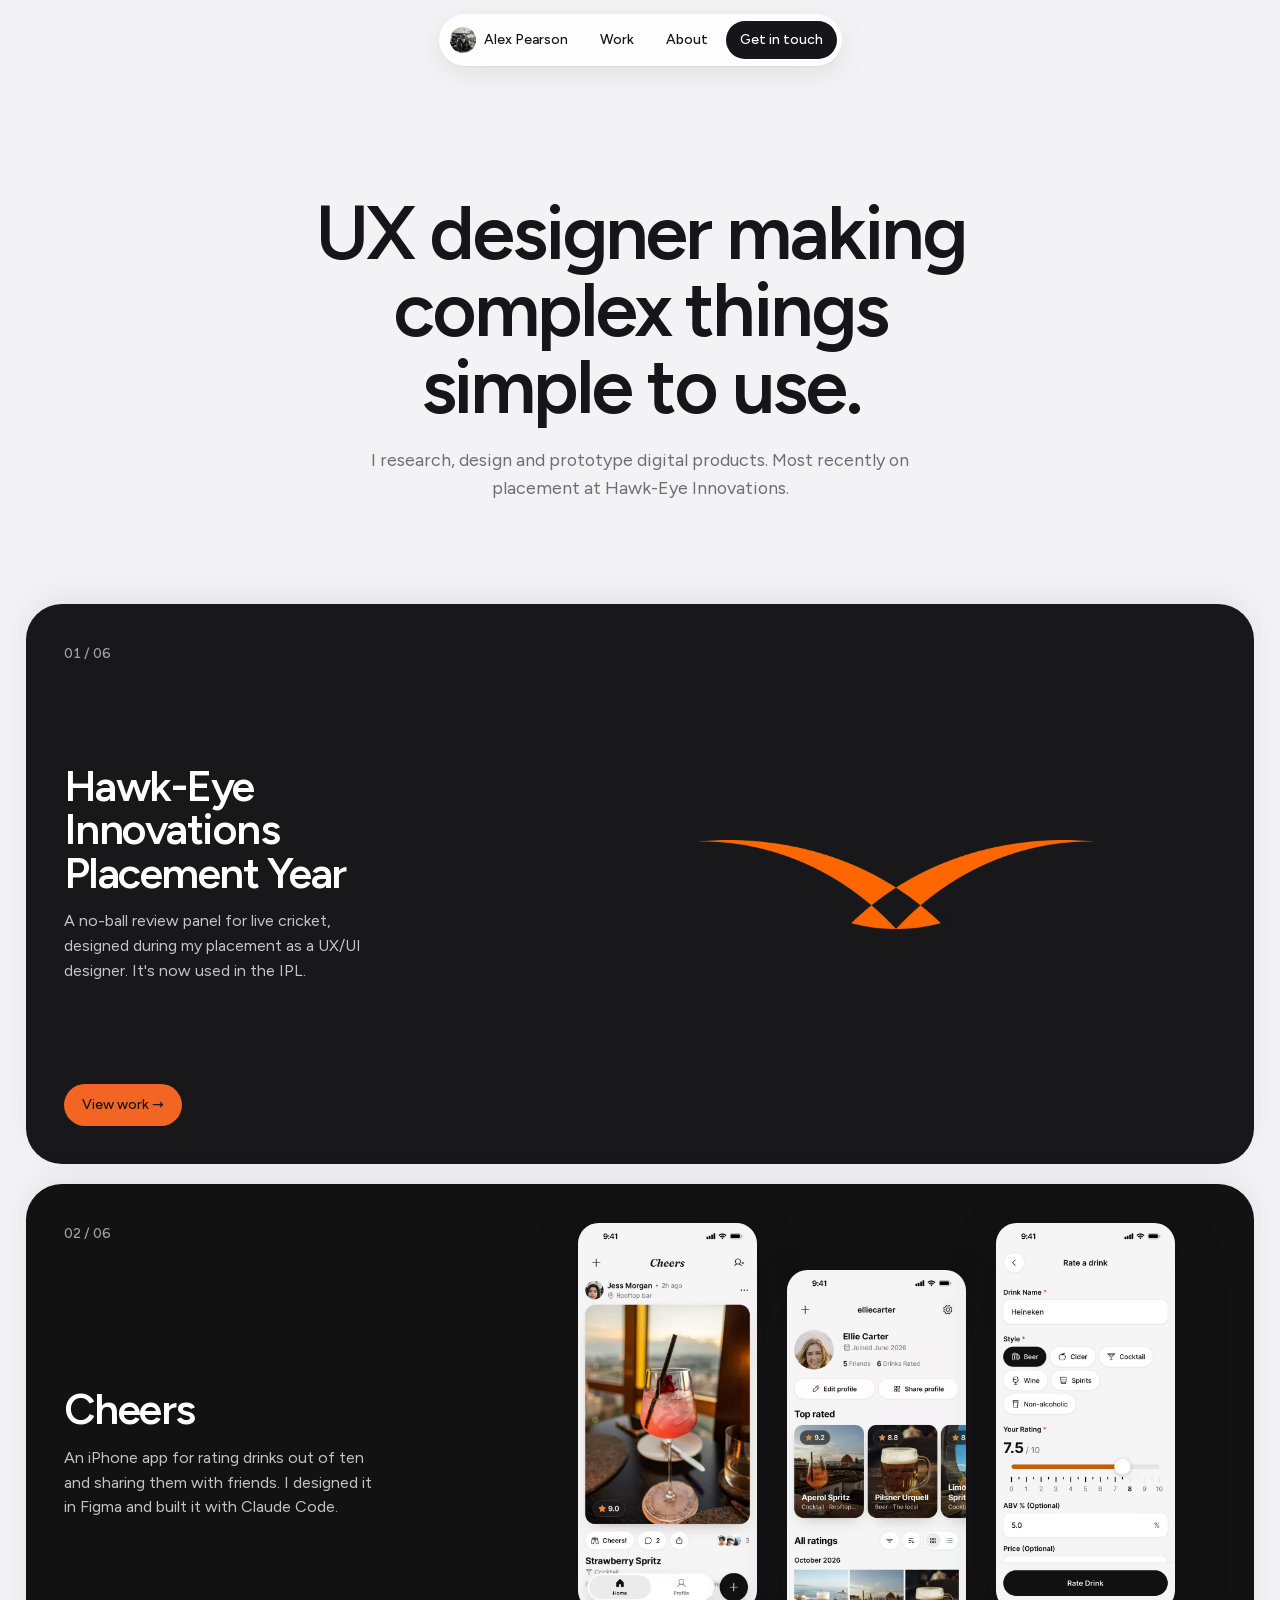
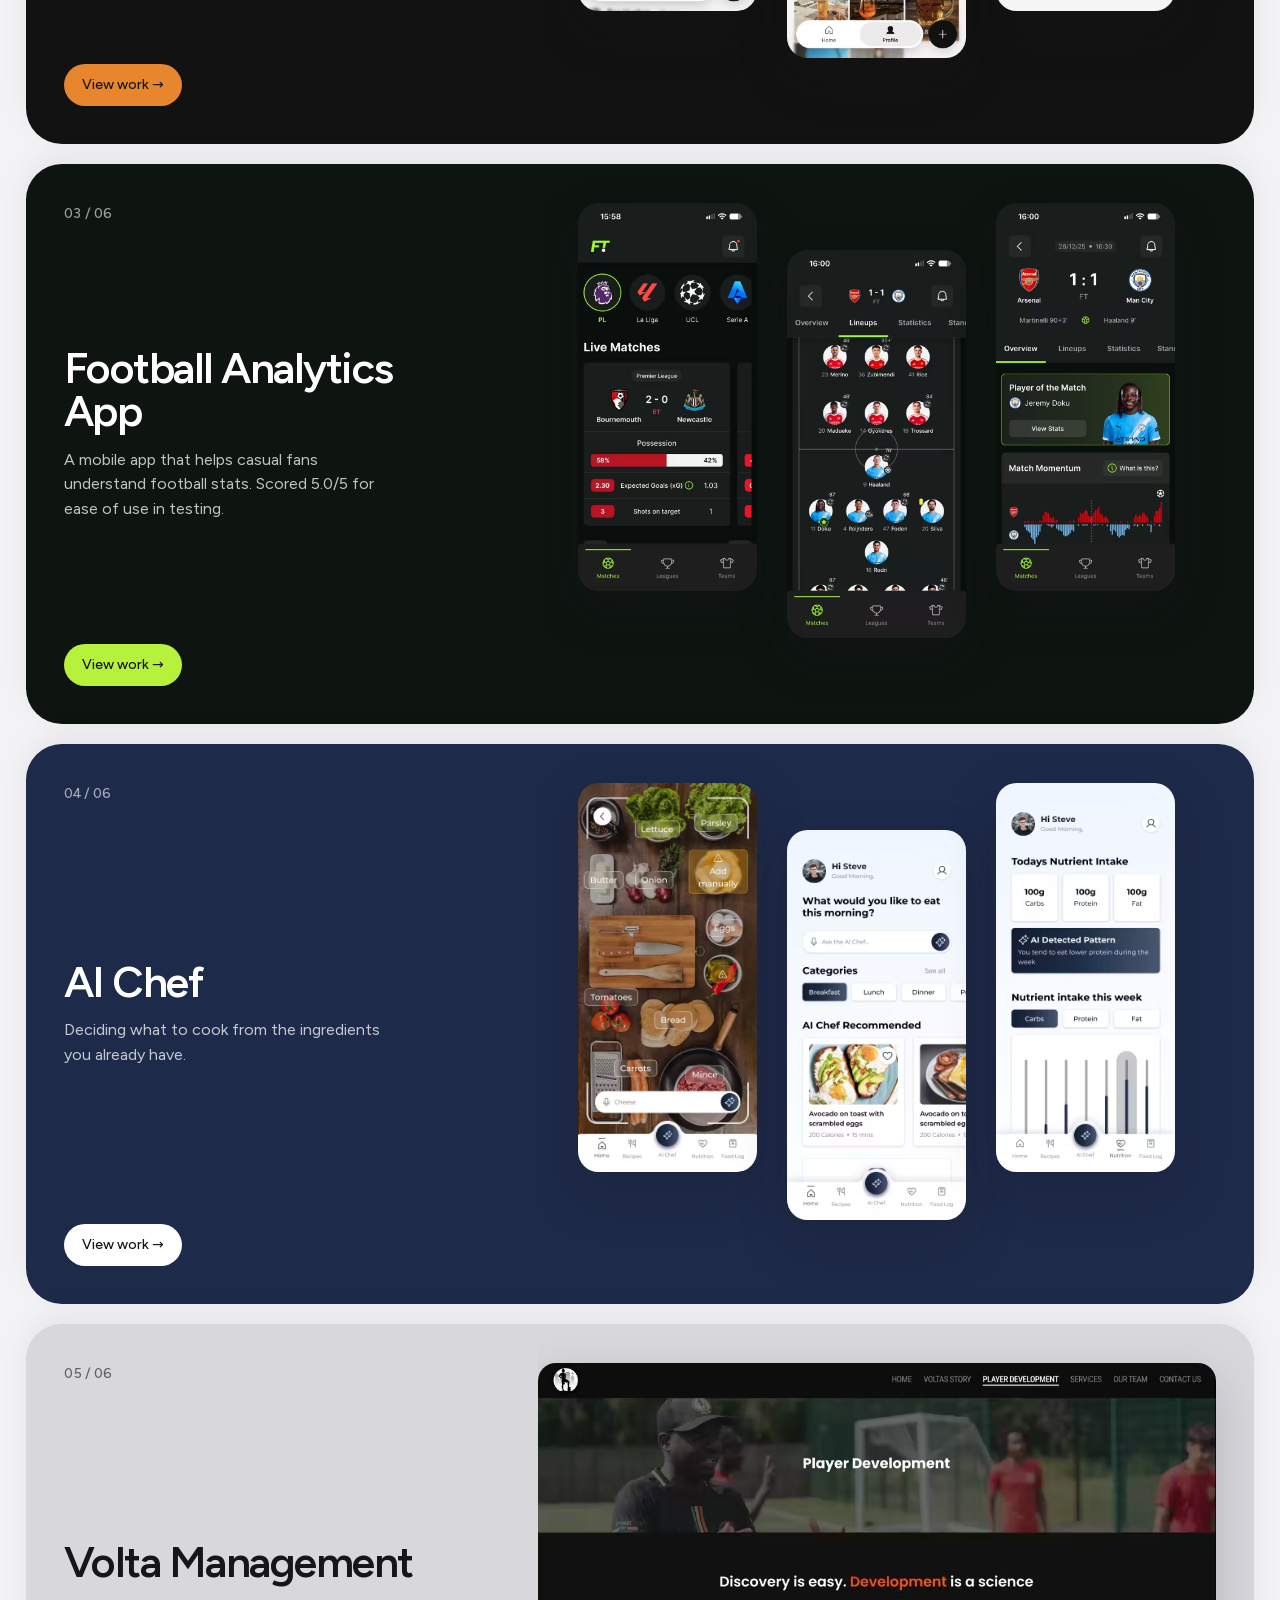
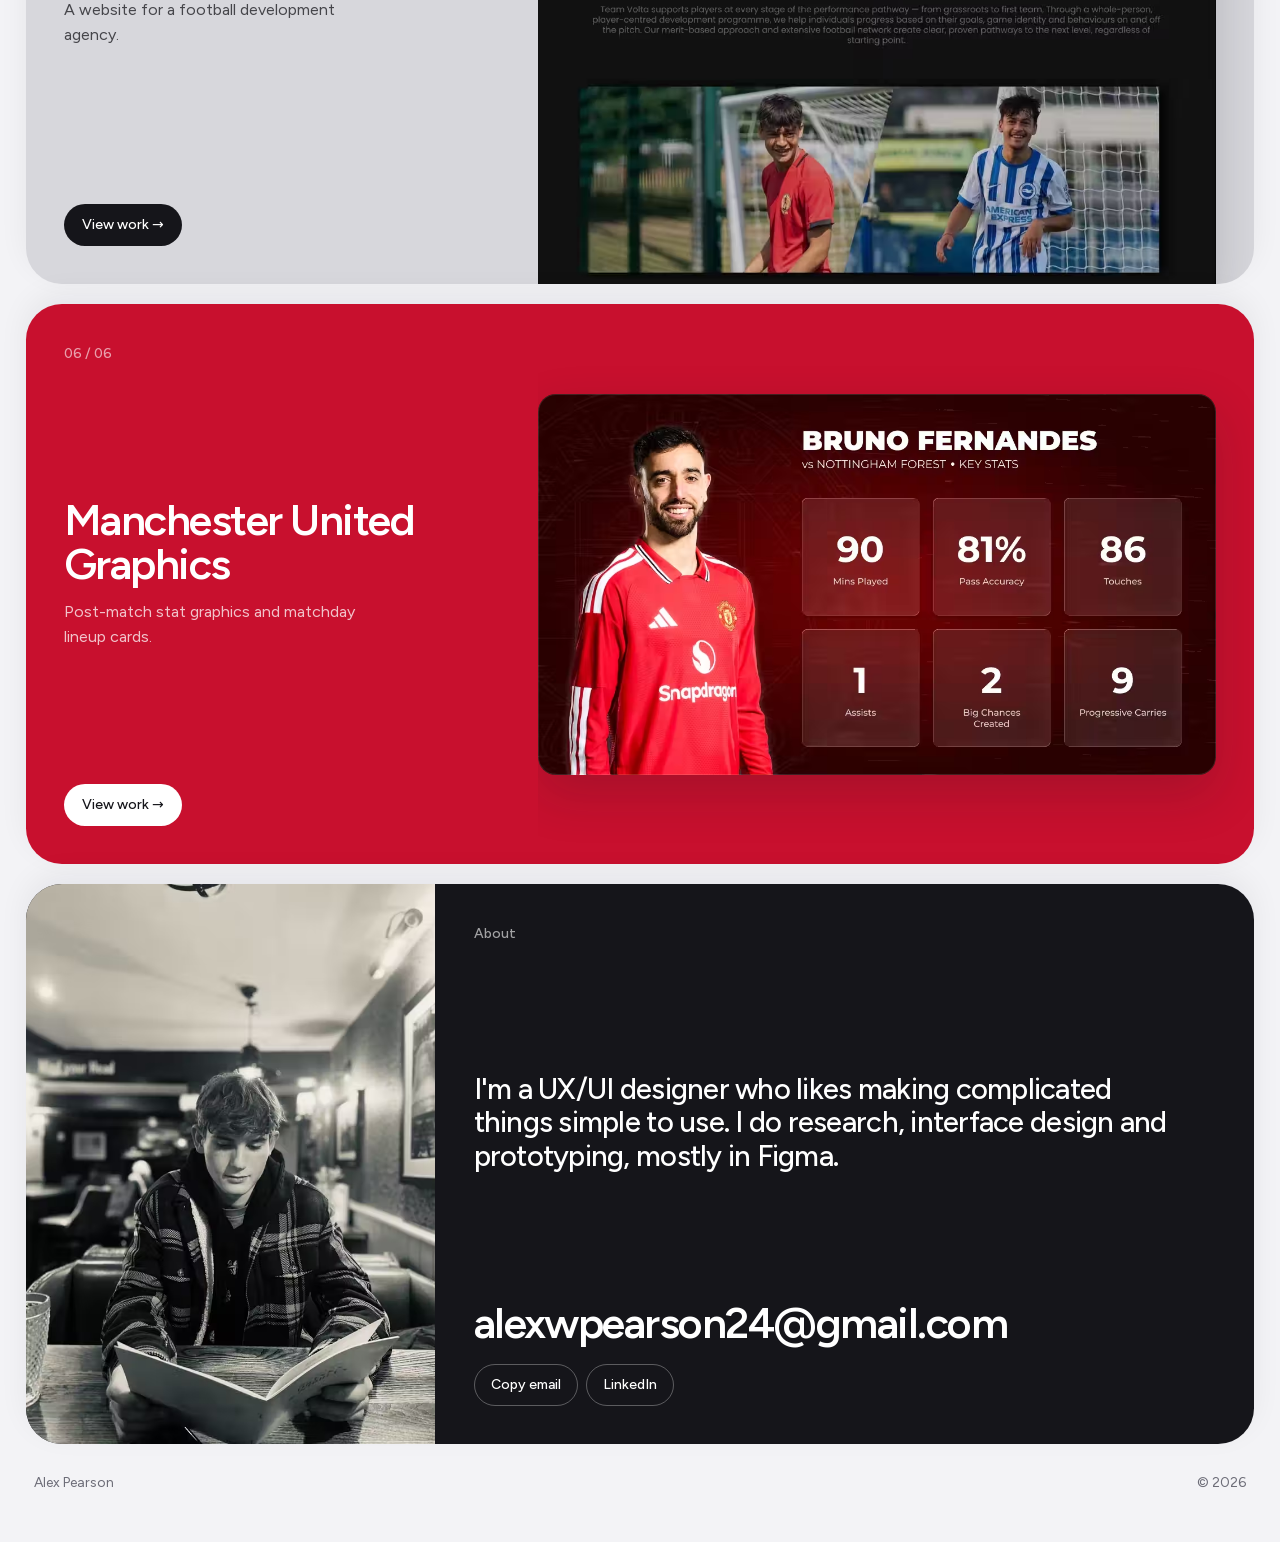
<file: index.html>
<!DOCTYPE html>
<html lang="en">
<head>
  <meta charset="UTF-8" />
  <meta name="viewport" content="width=device-width, initial-scale=1.0" />
  <title>Alex Pearson — UX / UI Designer</title>
  <meta name="description" content="Alex Pearson is a UX/UI designer who researches, designs and prototypes digital products." />
  <link rel="preload" href="fonts/figtree-latin.woff2" as="font" type="font/woff2" crossorigin />
  <link rel="stylesheet" href="styles.css?v=4" />
  <script type="speculationrules">
    {"prerender": [{"where": {"href_matches": "/*"}, "eagerness": "moderate"}]}
  </script>
</head>
<body>

  <!-- NAV -->
  <nav class="dock">
    <a class="me" href="#"><img src="Profile-avatar.jpg" width="26" height="26" alt="" />Alex Pearson</a>
    <a href="#work">Work</a>
    <a href="#about">About</a>
    <a class="go" href="#about">Get in touch</a>
  </nav>

  <!-- HERO -->
  <header class="hero">
    <h1>UX designer making complex things simple to use.</h1>
    <p>I research, design and prototype digital products. Most recently on placement at Hawk-Eye Innovations.</p>
  </header>

  <!-- WORK -->
  <main class="wrap" id="work">

    <a class="card dark project" style="--i: 0; --tint: var(--hawkeye); --accent: var(--hawkeye-accent); --on-accent: var(--ink);" href="hawk-eye.html">
      <div class="project-text">
        <span class="label">01 / 06</span>
        <div>
          <h2>Hawk-Eye Innovations Placement Year</h2>
          <p>A no-ball review panel for live cricket, designed during my placement as a UX/UI designer. It's now used in the IPL.</p>
        </div>
        <span class="more">View work →</span>
      </div>
      <div class="project-media logo"><picture><source srcset="Hawk-eye/hawk-eye-logo.avif" type="image/avif" /><img fetchpriority="high" src="Hawk-eye/hawk-eye-logo.png" width="1200" height="270" alt="Hawk-Eye Innovations logo" /></picture></div>
    </a>

    <a class="card dark project" style="--i: 1; --tint: var(--cheers); --accent: var(--cheers-accent); --on-accent: var(--ink);" href="cheers.html">
      <div class="project-text">
        <span class="label">02 / 06</span>
        <div>
          <h2>Cheers</h2>
          <p>An iPhone app for rating drinks out of ten and sharing them with friends. I designed it in Figma and built it with Claude Code.</p>
        </div>
        <span class="more">View work →</span>
      </div>
      <div class="project-media"><div class="phones"><picture><source srcset="Cheers/Screens/home.avif" type="image/avif" /><img loading="lazy" decoding="async" src="Cheers/Screens/home.jpg" width="590" height="1278" alt="Cheers home feed with a friend's drink rated 9.0" /></picture><picture><source srcset="Cheers/Screens/profile.avif" type="image/avif" /><img loading="lazy" decoding="async" src="Cheers/Screens/profile.jpg" width="590" height="1278" alt="Cheers profile with a Top rated row" /></picture><picture><source srcset="Cheers/Screens/rating.avif" type="image/avif" /><img loading="lazy" decoding="async" src="Cheers/Screens/rating.jpg" width="590" height="1278" alt="Rating a drink out of 10" /></picture></div></div>
    </a>

    <a class="card dark project" style="--i: 2; --tint: var(--football); --accent: var(--football-accent); --on-accent: var(--ink);" href="football-analytics.html">
      <div class="project-text">
        <span class="label">03 / 06</span>
        <div>
          <h2>Football Analytics App</h2>
          <p>A mobile app that helps casual fans understand football stats. Scored 5.0/5 for ease of use in testing.</p>
        </div>
        <span class="more">View work →</span>
      </div>
      <div class="project-media"><div class="phones"><picture><source srcset="Football%20Analytics/Screens/home.avif" type="image/avif" /><img src="Football%20Analytics/Screens/home.jpg" width="590" height="1278" alt="Home screen with live matches and expected goals (xG) with an information button" /></picture><picture><source srcset="Football%20Analytics/Screens/match-lineups.avif" type="image/avif" /><img src="Football%20Analytics/Screens/match-lineups.jpg" width="590" height="1278" alt="Match lineups with substitutions, goals and cards" /></picture><picture><source srcset="Football%20Analytics/Screens/match-overview.avif" type="image/avif" /><img src="Football%20Analytics/Screens/match-overview.jpg" width="590" height="1278" alt="Match overview with player of the match and a match momentum chart" /></picture></div></div>
    </a>

    <a class="card dark project" style="--i: 3; --tint: var(--aichef);" href="ai-chef.html">
      <div class="project-text">
        <span class="label">04 / 06</span>
        <div>
          <h2>AI Chef</h2>
          <p>Deciding what to cook from the ingredients you already have.</p>
        </div>
        <span class="more">View work →</span>
      </div>
      <div class="project-media"><div class="phones"><picture><source srcset="AI%20chef/8.avif" type="image/avif" /><img loading="lazy" decoding="async" src="AI%20chef/8.jpg" width="440" height="956" alt="AI Chef ingredient scanner" /></picture><picture><source srcset="AI%20chef/3.avif" type="image/avif" /><img loading="lazy" decoding="async" src="AI%20chef/3.jpg" width="440" height="956" alt="AI Chef home screen" /></picture><picture><source srcset="AI%20chef/5.avif" type="image/avif" /><img loading="lazy" decoding="async" src="AI%20chef/5.jpg" width="440" height="956" alt="AI Chef nutrition screen" /></picture></div></div>
    </a>

    <a class="card project" style="--i: 4; --tint: var(--volta);" href="volta-management.html">
      <div class="project-text">
        <span class="label">05 / 06</span>
        <div>
          <h2>Volta Management</h2>
          <p>A website for a football development agency.</p>
        </div>
        <span class="more">View work →</span>
      </div>
      <div class="project-media"><picture><source srcset="Volta/Player%20Development%20card.avif" type="image/avif" /><img loading="lazy" decoding="async" src="Volta/Player%20Development%20card.jpg" width="1100" height="900" alt="Volta Management website, Player Development page" /></picture></div>
    </a>

    <a class="card dark project" style="--i: 5; --tint: var(--united);" href="manchester-united.html">
      <div class="project-text">
        <span class="label">06 / 06</span>
        <div>
          <h2>Manchester United Graphics</h2>
          <p>Post-match stat graphics and matchday lineup cards.</p>
        </div>
        <span class="more">View work →</span>
      </div>
      <div class="project-media fit"><picture><source srcset="Manchester%20united%20graphics/__Graphics%202026/Bruno%20Home%20Kit.avif" type="image/avif" /><img loading="lazy" decoding="async" src="Manchester%20united%20graphics/__Graphics%202026/Bruno%20Home%20Kit.jpg" width="1200" height="675" alt="Bruno Fernandes post-match stat graphic" /></picture></div>
    </a>

    <!-- ABOUT -->
    <section class="card dark project about" id="about" style="--i: 6; --tint: var(--ink);">
      <picture><source srcset="Profile.avif" type="image/avif" /><img loading="lazy" decoding="async" src="Profile.jpg" width="750" height="1000" alt="Alex Pearson" /></picture>
      <div class="project-text">
        <span class="label">About</span>
        <p class="big">I'm a UX/UI designer who likes making complicated things simple to use. I do research, interface design and prototyping, mostly in Figma.</p>
        <div>
          <a class="email" href="mailto:alexwpearson24@gmail.com">alexwpearson24@gmail.com</a>
          <div class="links">
            <button type="button" data-copy="alexwpearson24@gmail.com">Copy email</button>
            <a href="https://www.linkedin.com/in/alexpearson-ux/" target="_blank" rel="noopener">LinkedIn</a>
          </div>
        </div>
      </div>
    </section>

  </main>

  <footer>
    <span>Alex Pearson</span>
    <span>© 2026</span>
  </footer>


  <script>
    const copyBtn = document.querySelector('[data-copy]');
    copyBtn.addEventListener('click', async () => {
      try {
        await navigator.clipboard.writeText(copyBtn.dataset.copy);
        copyBtn.textContent = 'Copied';
      } catch {
        window.getSelection().selectAllChildren(document.querySelector('.email'));
        copyBtn.textContent = 'Selected';
      }
      setTimeout(() => { copyBtn.textContent = 'Copy email'; }, 2000);
    });
  </script>
</body>
</html>
</file>
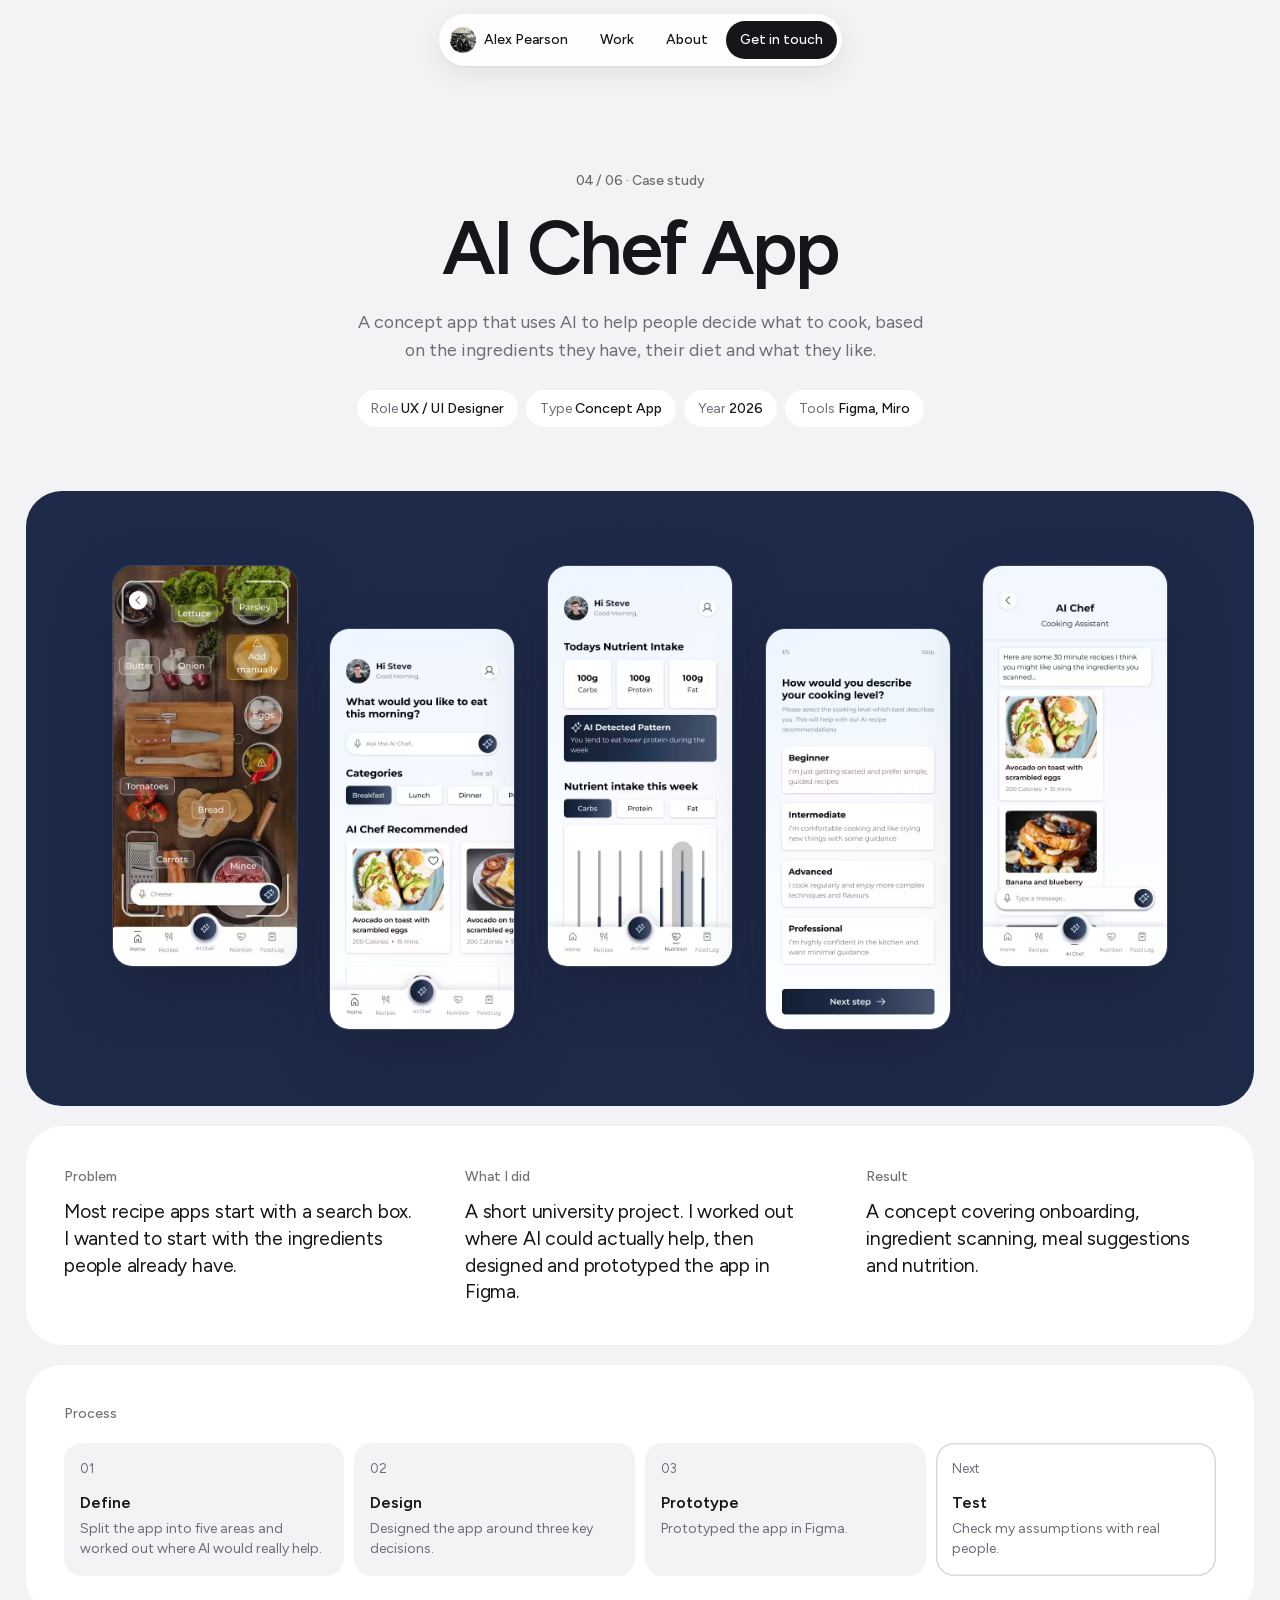
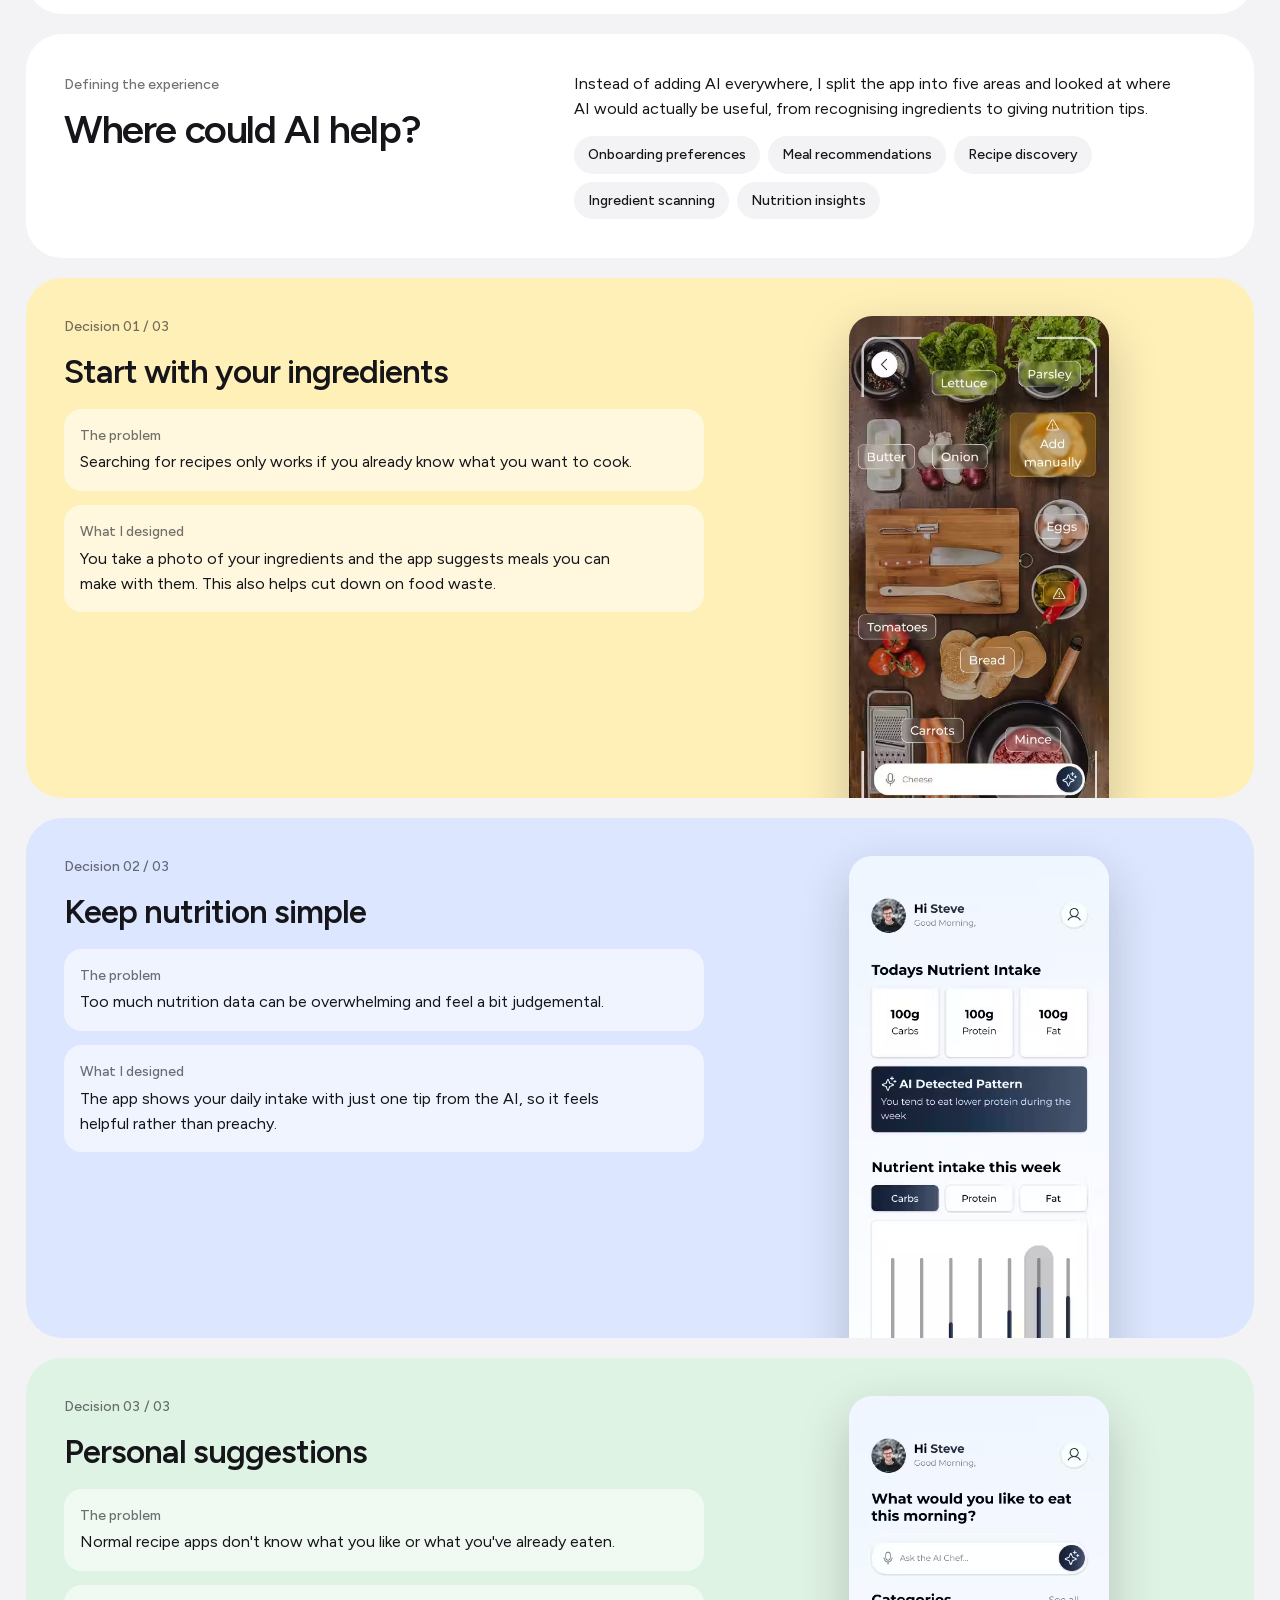
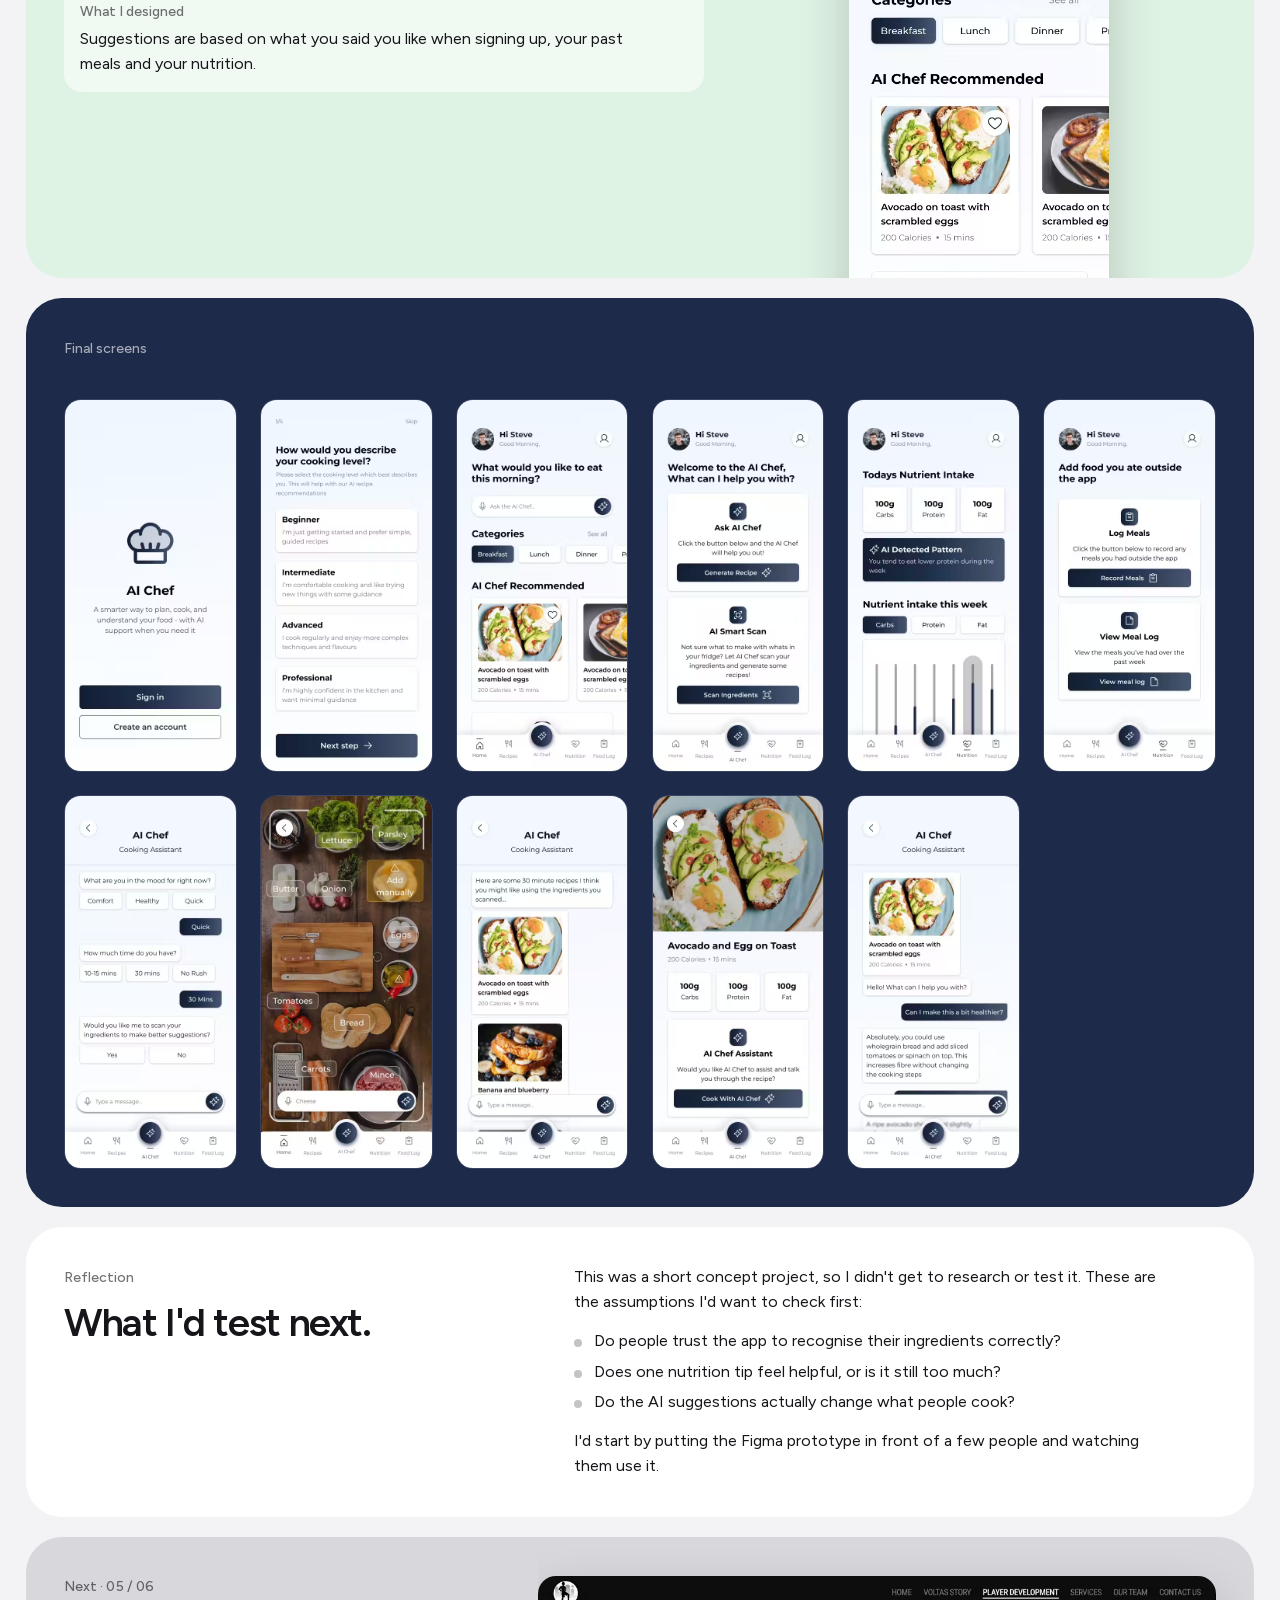
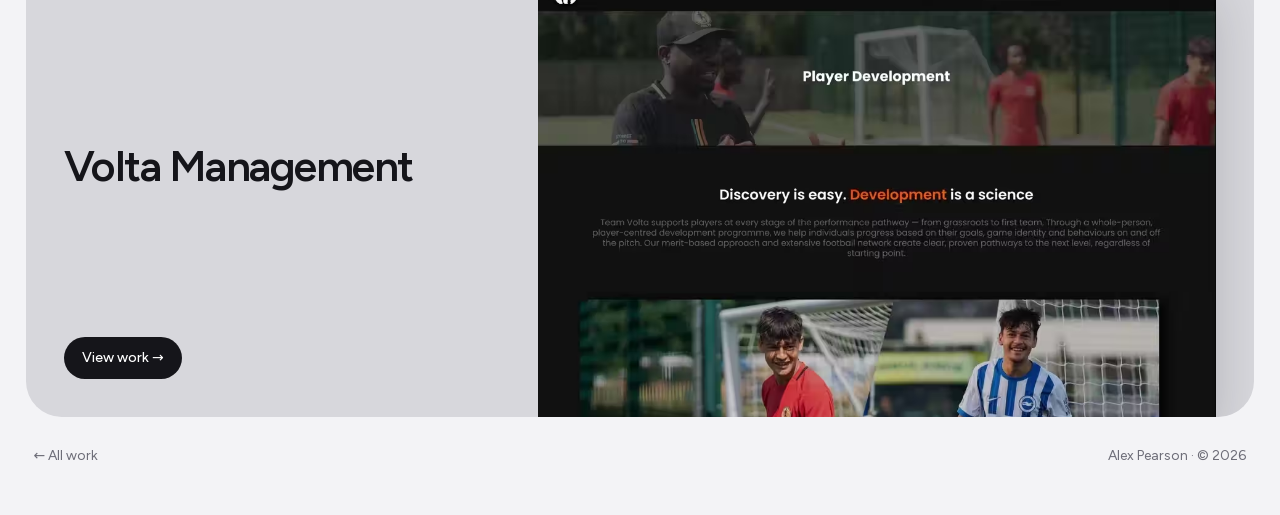
<file: ai-chef.html>
<!DOCTYPE html>
<html lang="en">
<head>
  <meta charset="UTF-8" />
  <meta name="viewport" content="width=device-width, initial-scale=1.0" />
  <title>AI Chef App — Alex Pearson</title>
  <meta name="description" content="Case study: a concept app that uses AI to help people decide what to cook from the ingredients they already have." />
  <link rel="preload" href="fonts/figtree-latin.woff2" as="font" type="font/woff2" crossorigin />
  <link rel="stylesheet" href="styles.css?v=4" />
  <script type="speculationrules">
    {"prerender": [{"where": {"href_matches": "/*"}, "eagerness": "moderate"}]}
  </script>
</head>
<body>

  <!-- NAV -->
  <nav class="dock">
    <a class="me" href="index.html"><img src="Profile-avatar.jpg" width="26" height="26" alt="" />Alex Pearson</a>
    <a href="index.html#work">Work</a>
    <a href="index.html#about">About</a>
    <a class="go" href="index.html#about">Get in touch</a>
  </nav>

  <header class="hero case">
    <span class="label">04 / 06 · Case study</span>
    <h1>AI Chef App</h1>
    <p>A concept app that uses AI to help people decide what to cook, based on the ingredients they have, their diet and what they like.</p>
    <div class="pills">
      <span class="pill"><span class="grey">Role</span> <b>UX / UI Designer</b></span>
      <span class="pill"><span class="grey">Type</span> <b>Concept App</b></span>
      <span class="pill"><span class="grey">Year</span> <b>2026</b></span>
      <span class="pill"><span class="grey">Tools</span> <b>Figma, Miro</b></span>
    </div>
  </header>

  <main class="wrap">

    <div class="card dark showcase" style="--tint: var(--aichef);">
      <picture><source srcset="AI%20chef/8.avif" type="image/avif" /><img fetchpriority="high" src="AI%20chef/8.jpg" width="440" height="956" alt="Ingredient scanner labelling items on a worktop" /></picture>
      <picture><source srcset="AI%20chef/3.avif" type="image/avif" /><img src="AI%20chef/3.jpg" width="440" height="956" alt="Home screen with recommended meals" /></picture>
      <picture><source srcset="AI%20chef/5.avif" type="image/avif" /><img src="AI%20chef/5.jpg" width="440" height="956" alt="Nutrition screen" /></picture>
      <picture><source srcset="AI%20chef/2.avif" type="image/avif" /><img src="AI%20chef/2.jpg" width="440" height="956" alt="AI Chef screen" /></picture>
      <picture><source srcset="AI%20chef/9.avif" type="image/avif" /><img src="AI%20chef/9.jpg" width="440" height="956" alt="AI Chef screen" /></picture>
    </div>

    <!-- AT A GLANCE -->
    <section class="card glance" aria-label="Project summary">
      <div>
        <span class="label">Problem</span>
        <p>Most recipe apps start with a search box. I wanted to start with the ingredients people already have.</p>
      </div>
      <div>
        <span class="label">What I did</span>
        <p>A short university project. I worked out where AI could actually help, then designed and prototyped the app in Figma.</p>
      </div>
      <div>
        <span class="label">Result</span>
        <p>A concept covering onboarding, ingredient scanning, meal suggestions and nutrition.</p>
      </div>
    </section>

    <!-- PROCESS -->
    <section class="card process" aria-label="Design process">
      <span class="label">Process</span>
      <ol style="--steps: 4;">
        <li><b>Define</b><span>Split the app into five areas and worked out where AI would really help.</span></li>
        <li><b>Design</b><span>Designed the app around three key decisions.</span></li>
        <li><b>Prototype</b><span>Prototyped the app in Figma.</span></li>
        <li class="upcoming"><b>Test</b><span>Check my assumptions with real people.</span></li>
      </ol>
    </section>

    <section class="card read">
      <div>
        <span class="label">Defining the experience</span>
        <h2>Where could AI help?</h2>
      </div>
      <div class="body">
        <p>Instead of adding AI everywhere, I split the app into five areas and looked at where AI would actually be useful, from recognising ingredients to giving nutrition tips.</p>
        <div class="pills">
          <span class="pill">Onboarding preferences</span>
          <span class="pill">Meal recommendations</span>
          <span class="pill">Recipe discovery</span>
          <span class="pill">Ingredient scanning</span>
          <span class="pill">Nutrition insights</span>
        </div>
      </div>
    </section>

    <div class="decisions">
      <section class="card decision" style="--tint: var(--butter);">
        <div class="decision-text">
          <span class="label">Decision 01 / 03</span>
          <h3>Start with your ingredients</h3>
          <dl class="why">
            <div><dt>The problem</dt><dd>Searching for recipes only works if you already know what you want to cook.</dd></div>
            <div><dt>What I designed</dt><dd>You take a photo of your ingredients and the app suggests meals you can make with them. This also helps cut down on food waste.</dd></div>
          </dl>
        </div>
        <div class="decision-media"><picture><source srcset="AI%20chef/8.avif" type="image/avif" /><img loading="lazy" decoding="async" src="AI%20chef/8.jpg" width="440" height="956" alt="Ingredient scanner labelling items on a kitchen worktop" /></picture></div>
      </section>

      <section class="card decision" style="--tint: var(--sky);">
        <div class="decision-text">
          <span class="label">Decision 02 / 03</span>
          <h3>Keep nutrition simple</h3>
          <dl class="why">
            <div><dt>The problem</dt><dd>Too much nutrition data can be overwhelming and feel a bit judgemental.</dd></div>
            <div><dt>What I designed</dt><dd>The app shows your daily intake with just one tip from the AI, so it feels helpful rather than preachy.</dd></div>
          </dl>
        </div>
        <div class="decision-media"><picture><source srcset="AI%20chef/5.avif" type="image/avif" /><img loading="lazy" decoding="async" src="AI%20chef/5.jpg" width="440" height="956" alt="Nutrition screen with daily intake and one AI detected pattern" /></picture></div>
      </section>

      <section class="card decision" style="--tint: var(--mint);">
        <div class="decision-text">
          <span class="label">Decision 03 / 03</span>
          <h3>Personal suggestions</h3>
          <dl class="why">
            <div><dt>The problem</dt><dd>Normal recipe apps don't know what you like or what you've already eaten.</dd></div>
            <div><dt>What I designed</dt><dd>Suggestions are based on what you said you like when signing up, your past meals and your nutrition.</dd></div>
          </dl>
        </div>
        <div class="decision-media"><picture><source srcset="AI%20chef/3.avif" type="image/avif" /><img loading="lazy" decoding="async" src="AI%20chef/3.jpg" width="440" height="956" alt="Home screen with AI Chef recommended meals" /></picture></div>
      </section>
    </div>

    <!-- APP SCREENS -->
    <section class="card dark" style="--tint: var(--aichef);">
      <div class="caption"><span class="label">Final screens</span></div>
      <div class="screens" style="--cols: 6;">
        <picture><source srcset="AI%20chef/1.avif" type="image/avif" /><img loading="lazy" decoding="async" src="AI%20chef/1.jpg" width="440" height="956" alt="AI Chef screen 1" /></picture>
        <picture><source srcset="AI%20chef/2.avif" type="image/avif" /><img loading="lazy" decoding="async" src="AI%20chef/2.jpg" width="440" height="956" alt="AI Chef screen 2" /></picture>
        <picture><source srcset="AI%20chef/3.avif" type="image/avif" /><img loading="lazy" decoding="async" src="AI%20chef/3.jpg" width="440" height="956" alt="AI Chef screen 3" /></picture>
        <picture><source srcset="AI%20chef/4.avif" type="image/avif" /><img loading="lazy" decoding="async" src="AI%20chef/4.jpg" width="440" height="956" alt="AI Chef screen 4" /></picture>
        <picture><source srcset="AI%20chef/5.avif" type="image/avif" /><img loading="lazy" decoding="async" src="AI%20chef/5.jpg" width="440" height="956" alt="AI Chef screen 5" /></picture>
        <picture><source srcset="AI%20chef/6.avif" type="image/avif" /><img loading="lazy" decoding="async" src="AI%20chef/6.jpg" width="440" height="956" alt="AI Chef screen 6" /></picture>
        <picture><source srcset="AI%20chef/7.avif" type="image/avif" /><img loading="lazy" decoding="async" src="AI%20chef/7.jpg" width="440" height="956" alt="AI Chef screen 7" /></picture>
        <picture><source srcset="AI%20chef/8.avif" type="image/avif" /><img loading="lazy" decoding="async" src="AI%20chef/8.jpg" width="440" height="956" alt="AI Chef screen 8" /></picture>
        <picture><source srcset="AI%20chef/9.avif" type="image/avif" /><img loading="lazy" decoding="async" src="AI%20chef/9.jpg" width="440" height="956" alt="AI Chef screen 9" /></picture>
        <picture><source srcset="AI%20chef/10.avif" type="image/avif" /><img loading="lazy" decoding="async" src="AI%20chef/10.jpg" width="440" height="956" alt="AI Chef screen 10" /></picture>
        <picture><source srcset="AI%20chef/11.avif" type="image/avif" /><img loading="lazy" decoding="async" src="AI%20chef/11.jpg" width="440" height="956" alt="AI Chef screen 11" /></picture>
      </div>
    </section>

    <section class="card read">
      <div>
        <span class="label">Reflection</span>
        <h2>What I'd test next.</h2>
      </div>
      <div class="body">
        <p>This was a short concept project, so I didn't get to research or test it. These are the assumptions I'd want to check first:</p>
        <ul class="list">
          <li>Do people trust the app to recognise their ingredients correctly?</li>
          <li>Does one nutrition tip feel helpful, or is it still too much?</li>
          <li>Do the AI suggestions actually change what people cook?</li>
        </ul>
        <p>I'd start by putting the Figma prototype in front of a few people and watching them use it.</p>
      </div>
    </section>

    <!-- NEXT PROJECT -->
    <a class="card next" style="--tint: var(--volta);" href="volta-management.html">
      <div class="next-text">
        <span class="label">Next · 05 / 06</span>
        <h2>Volta Management</h2>
        <span class="more">View work →</span>
      </div>
      <div class="project-media"><picture><source srcset="Volta/Player%20Development%20card.avif" type="image/avif" /><img loading="lazy" decoding="async" src="Volta/Player%20Development%20card.jpg" width="1100" height="900" alt="Volta Management website, Player Development page" /></picture></div>
    </a>

  </main>

  <footer>
    <a href="index.html#work">← All work</a>
    <span>Alex Pearson · © 2026</span>
  </footer>

</body>
</html>
</file>
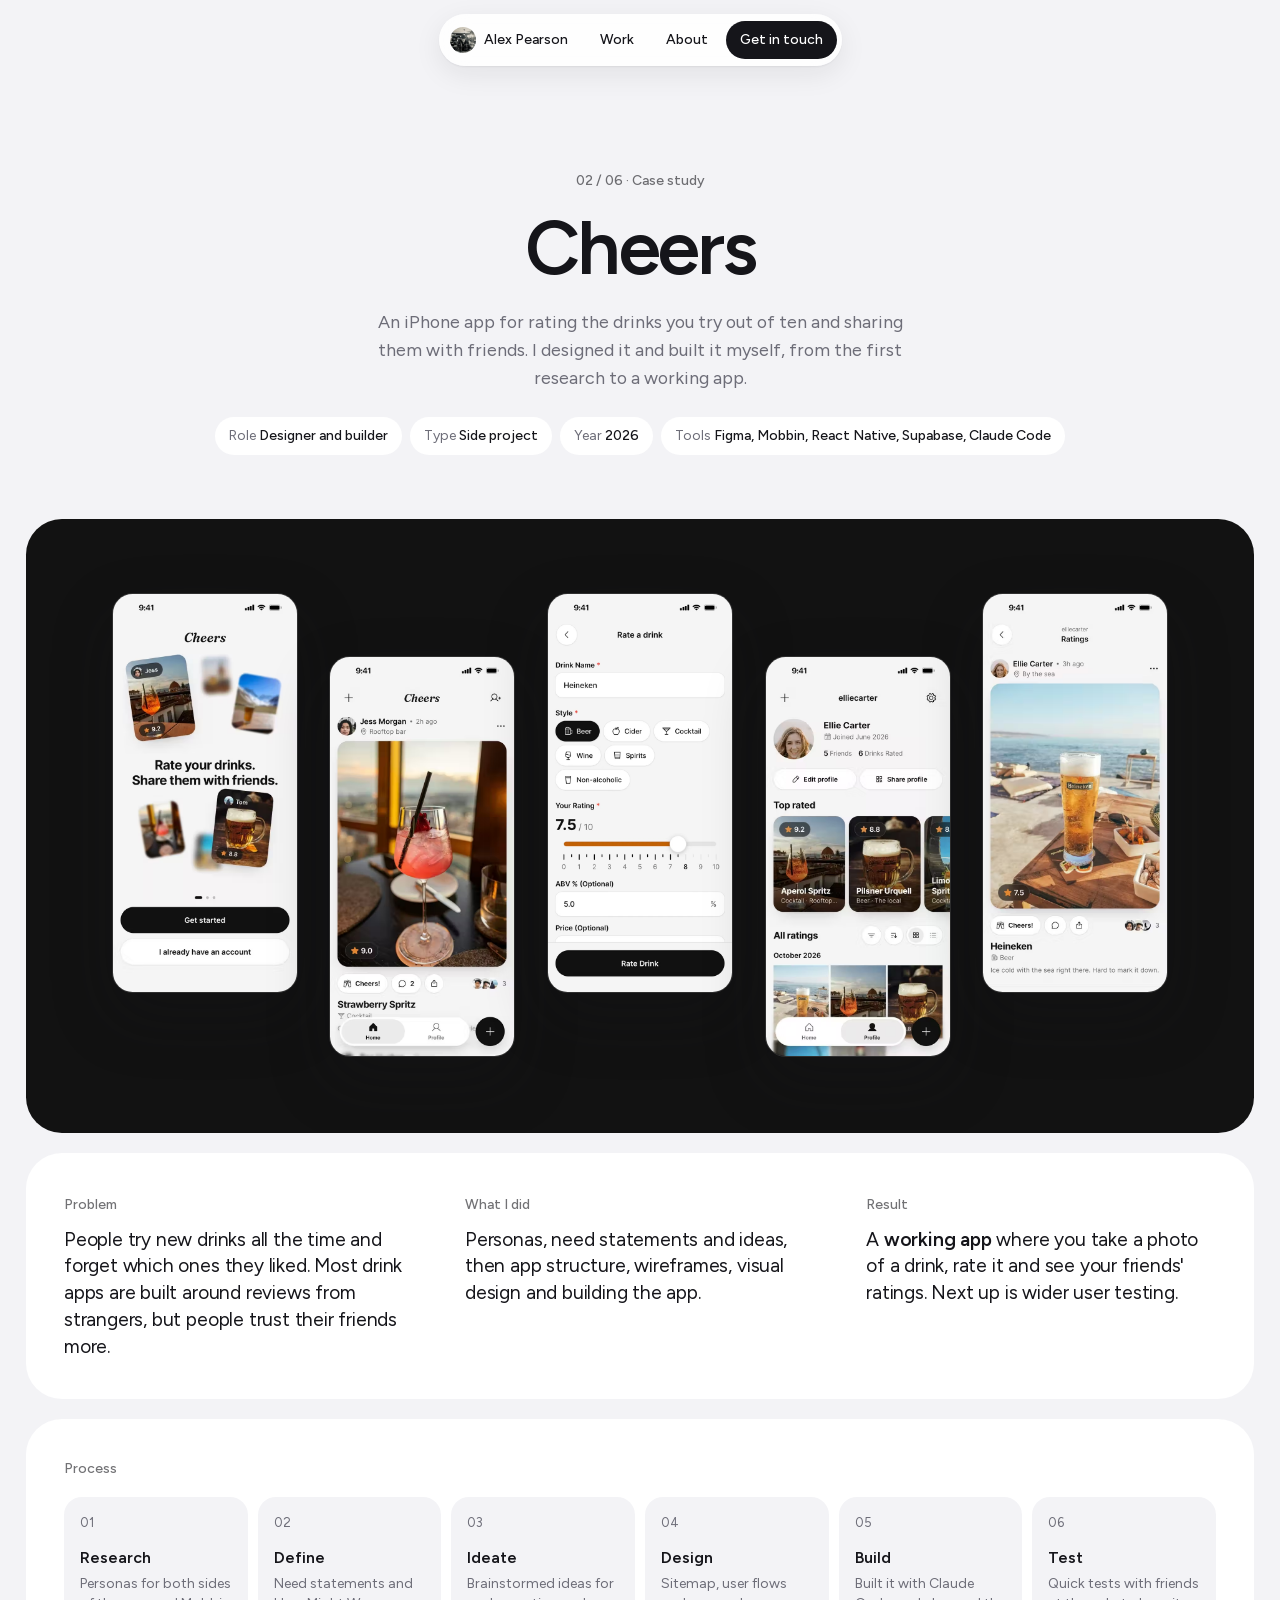
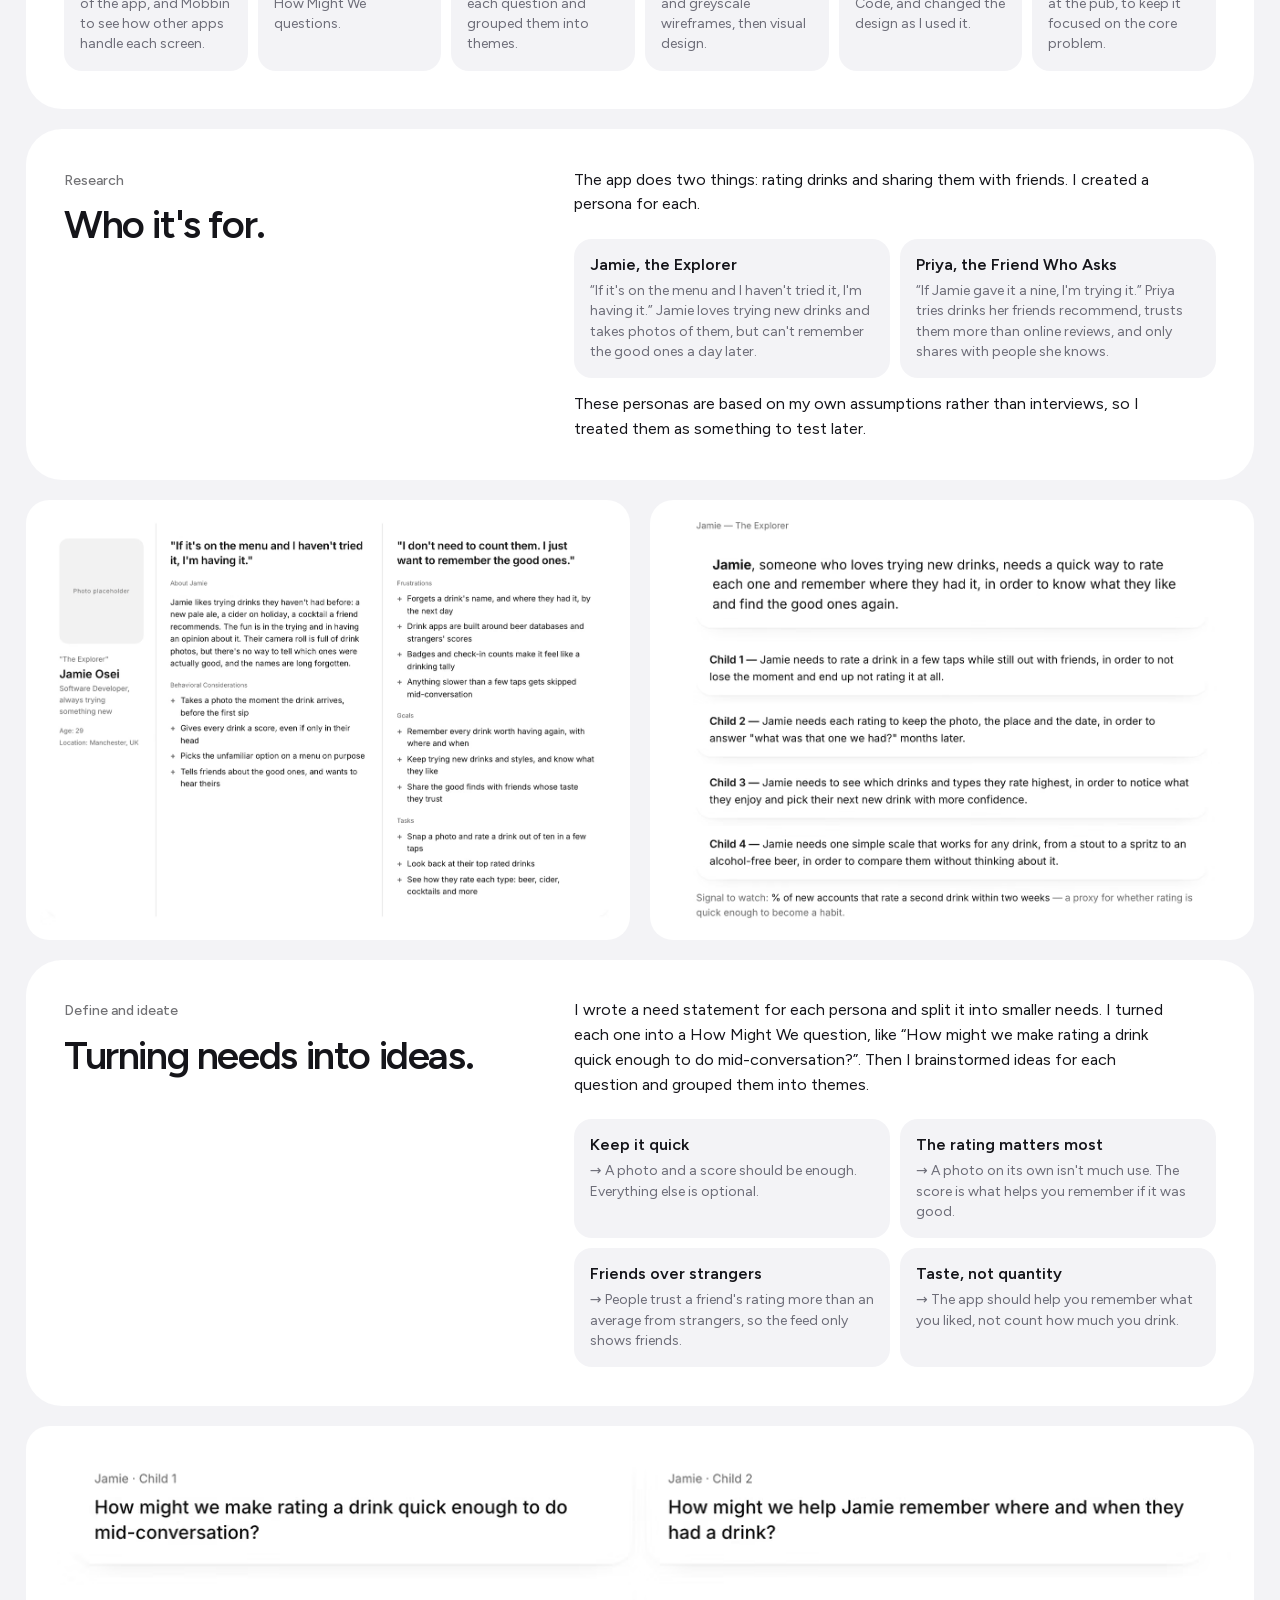
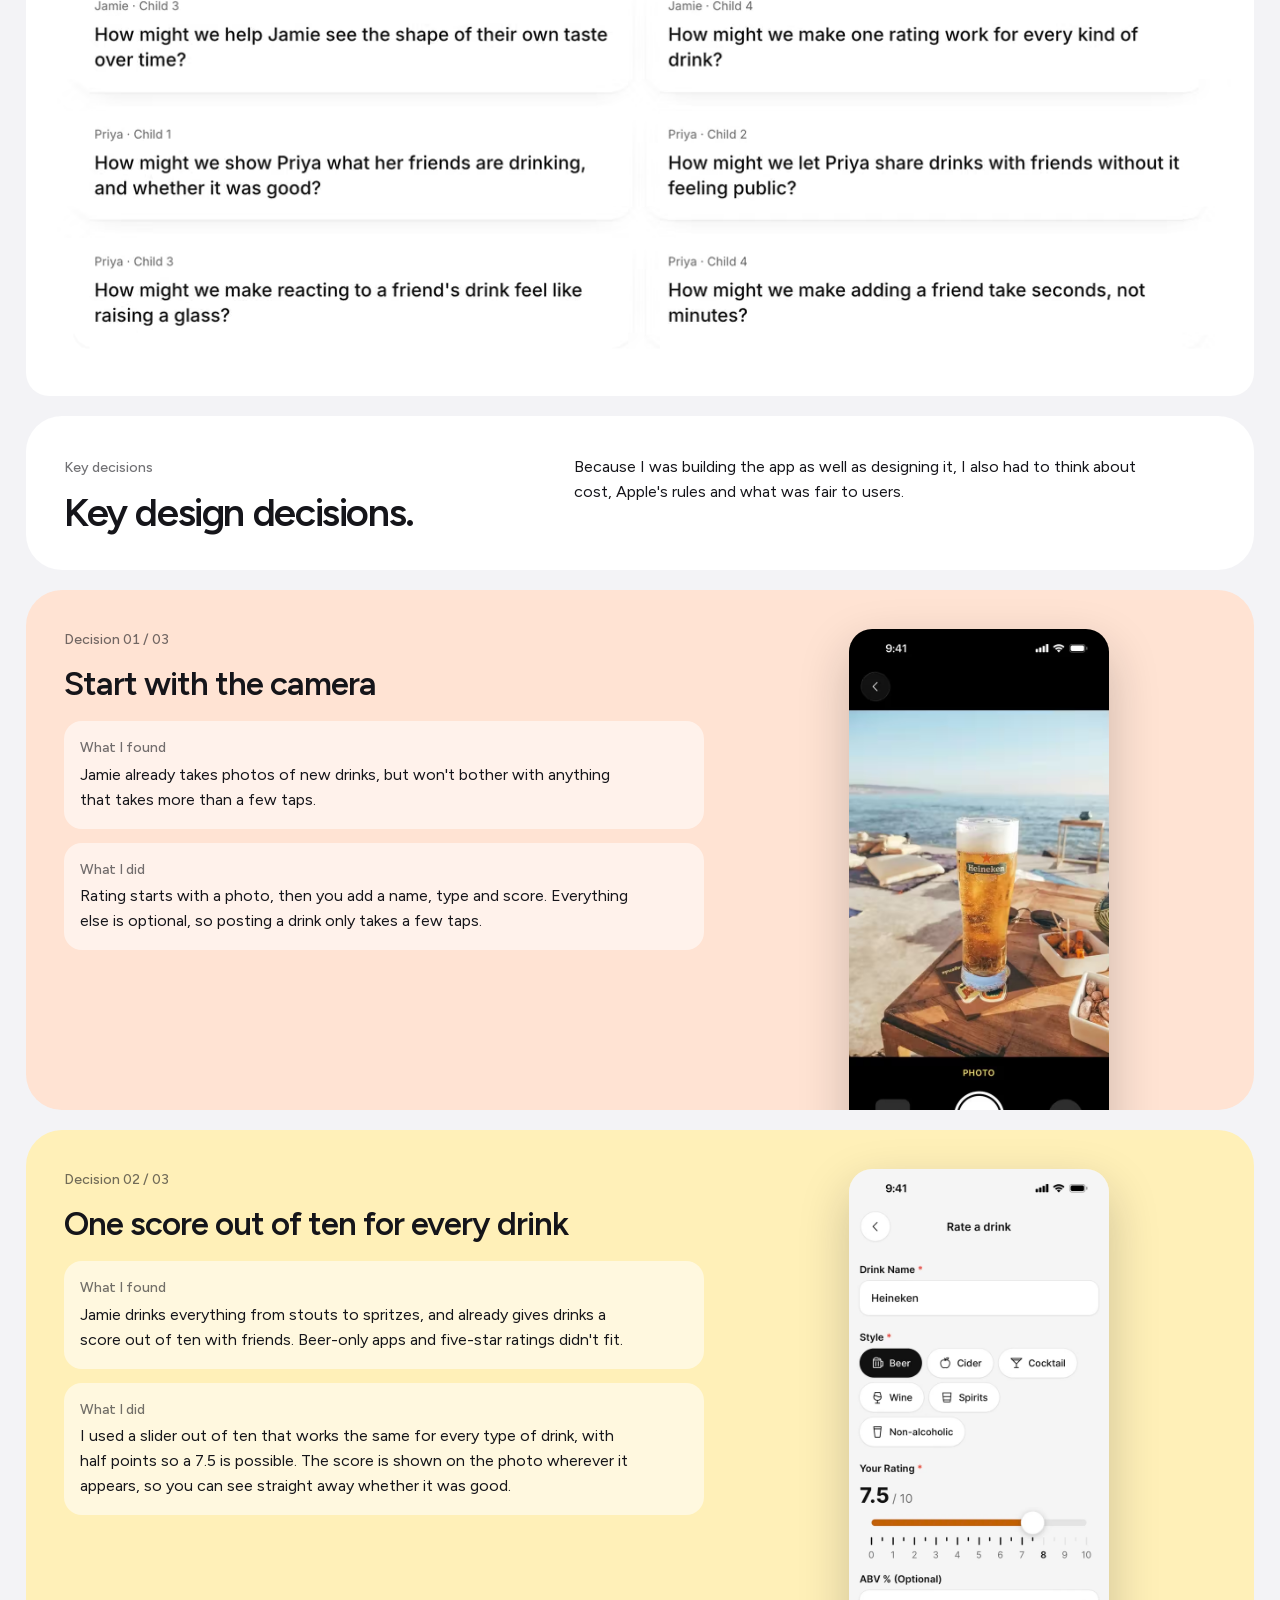
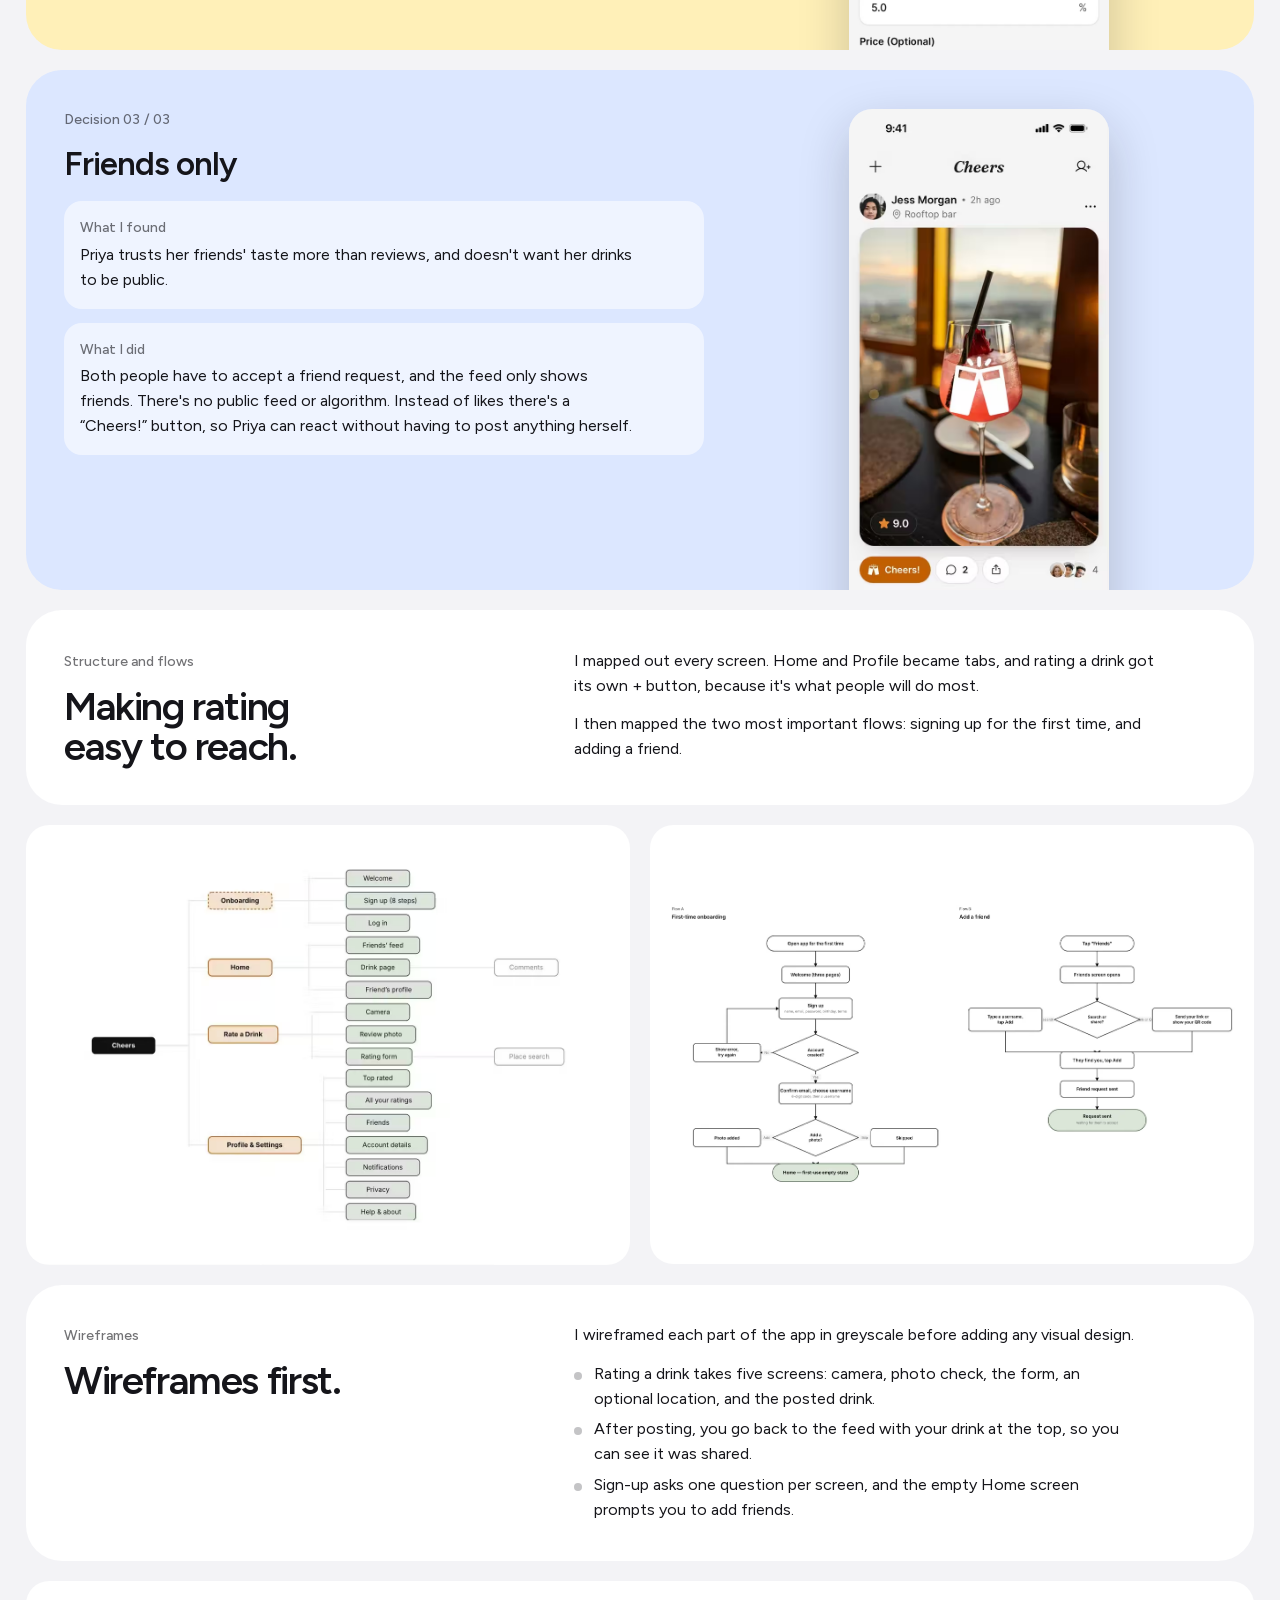
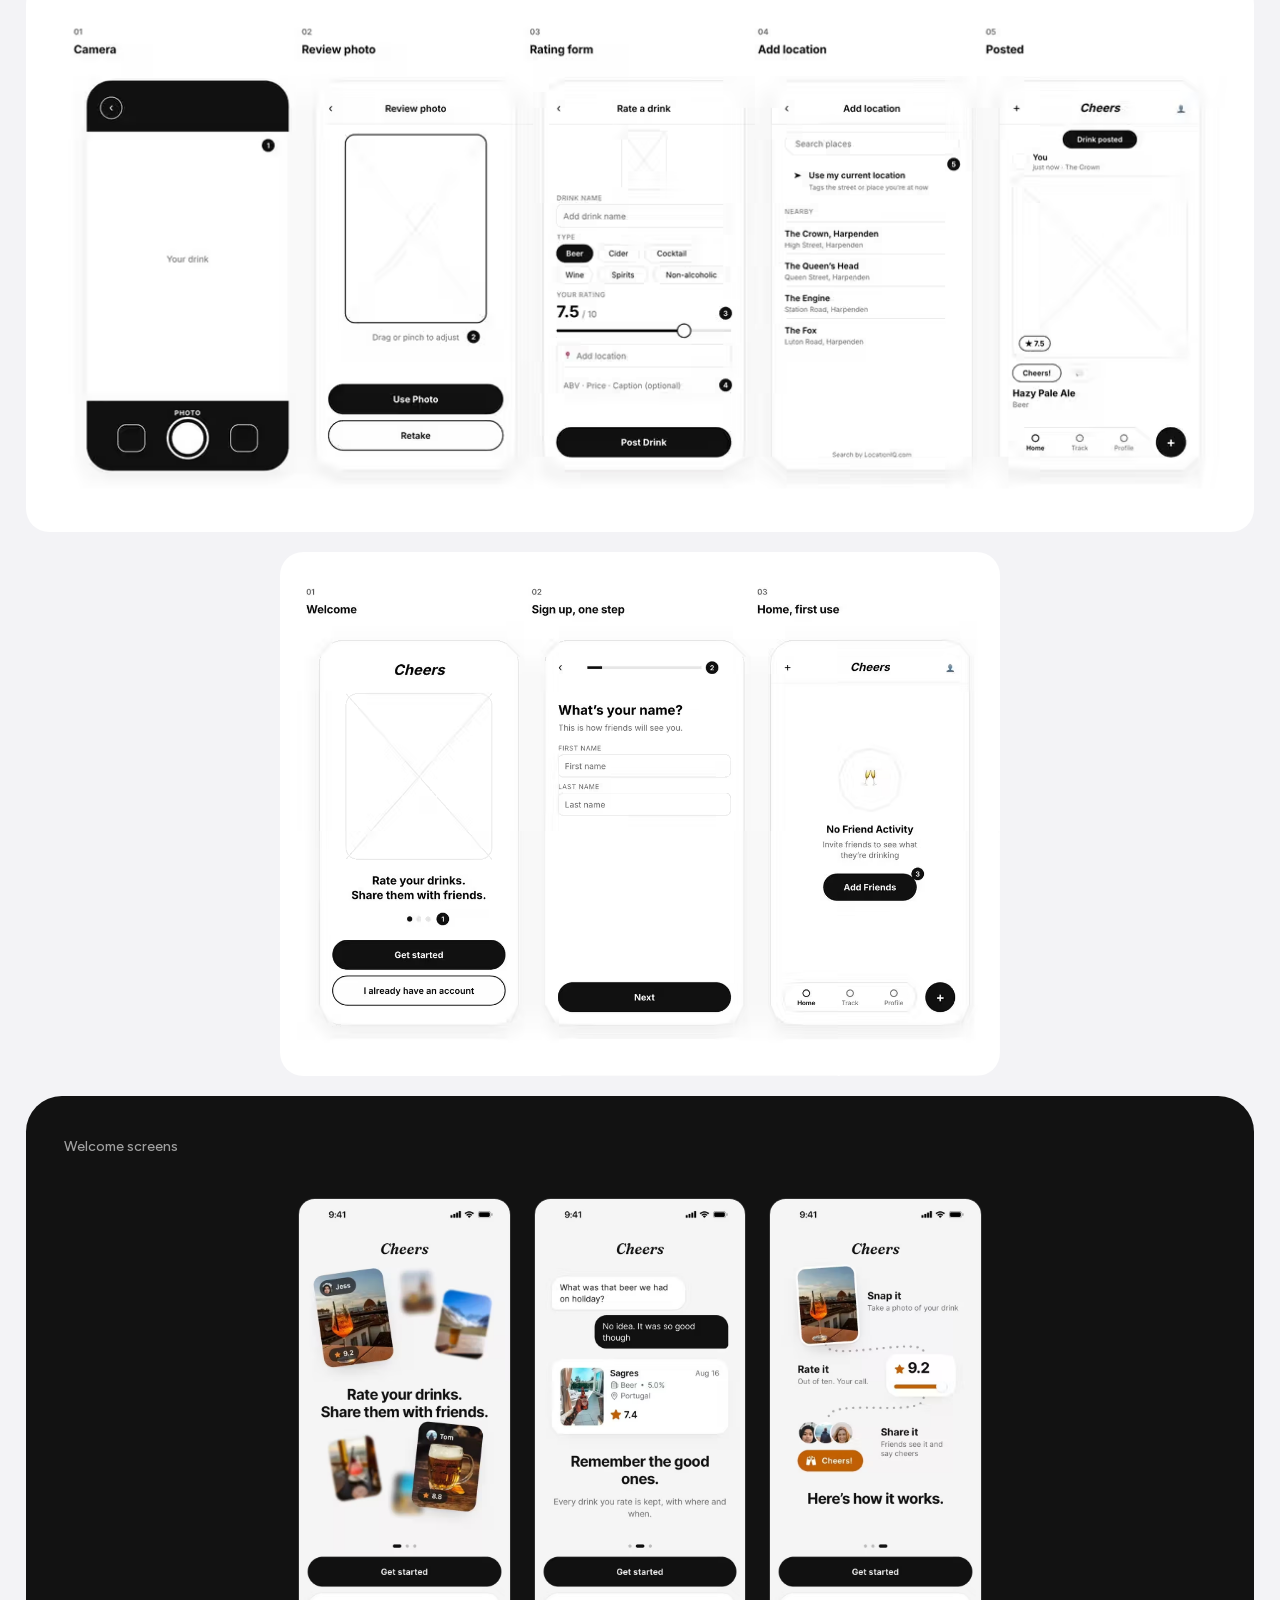
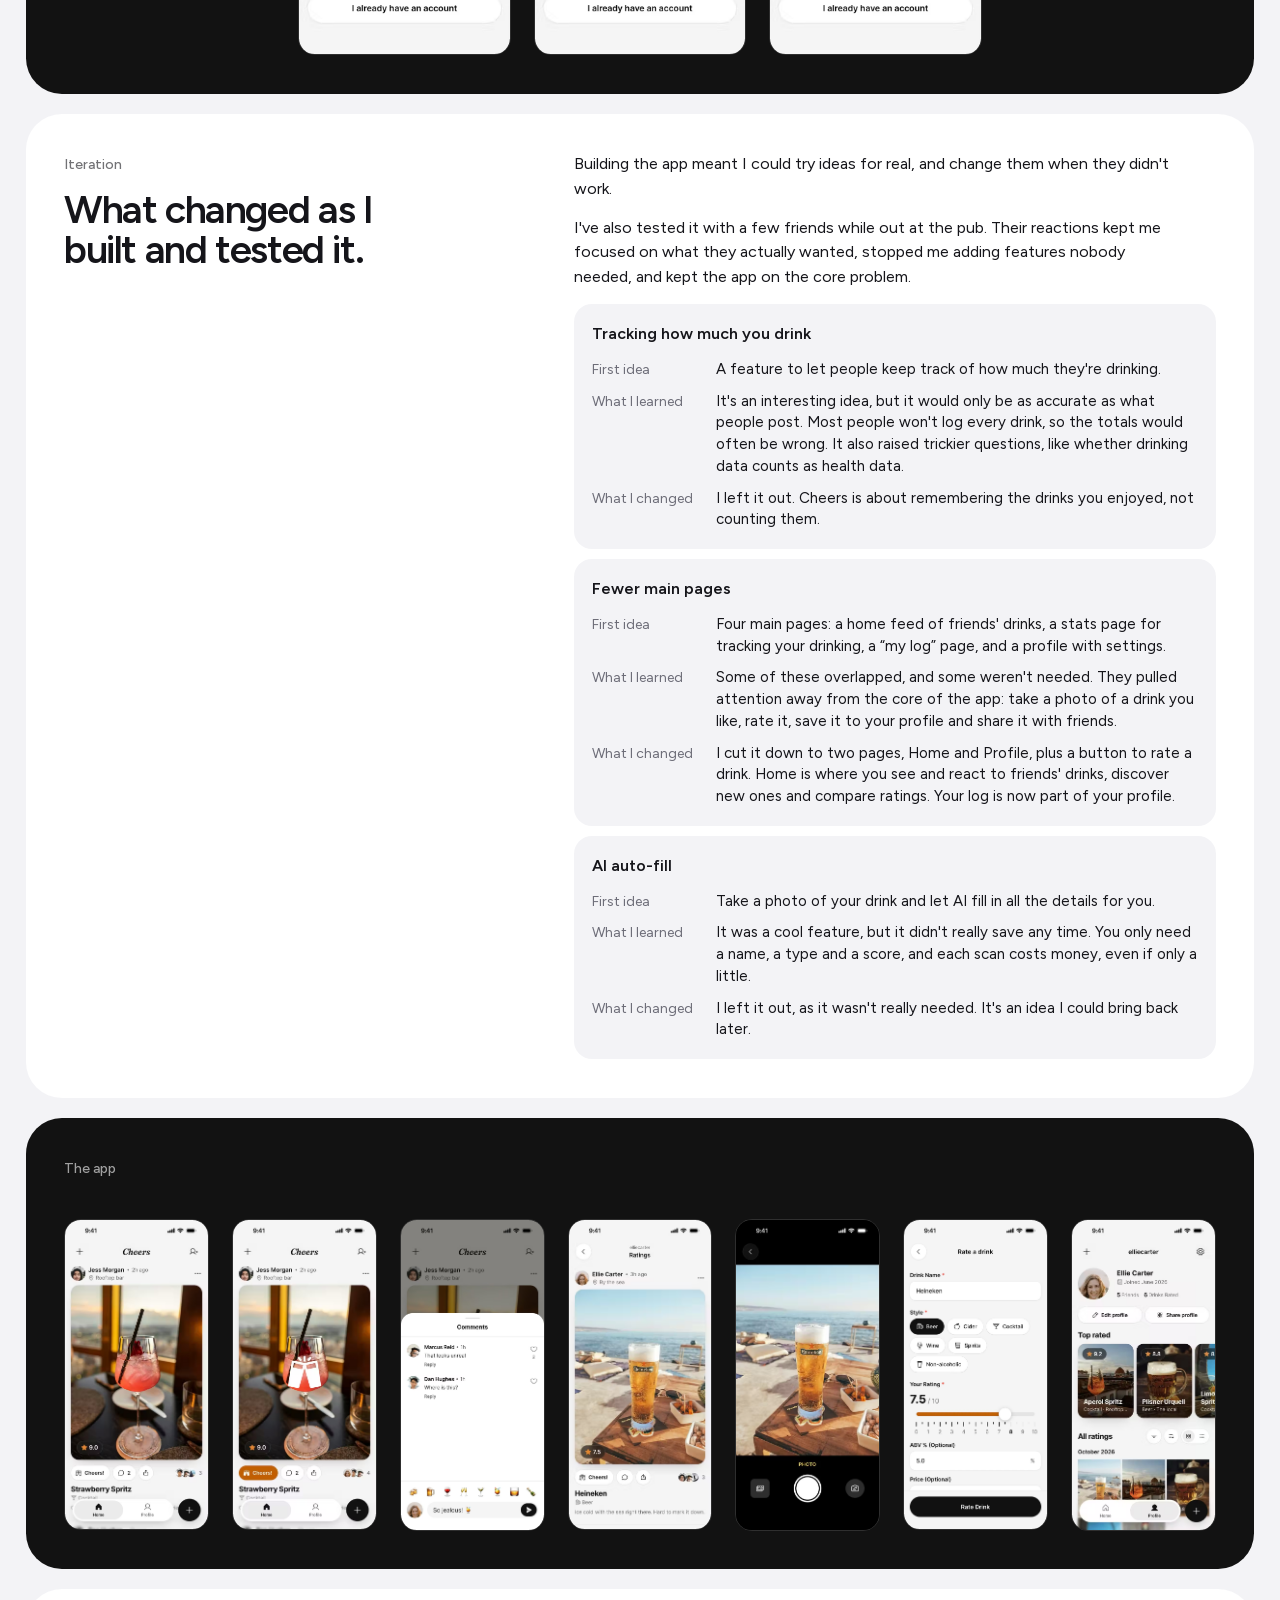
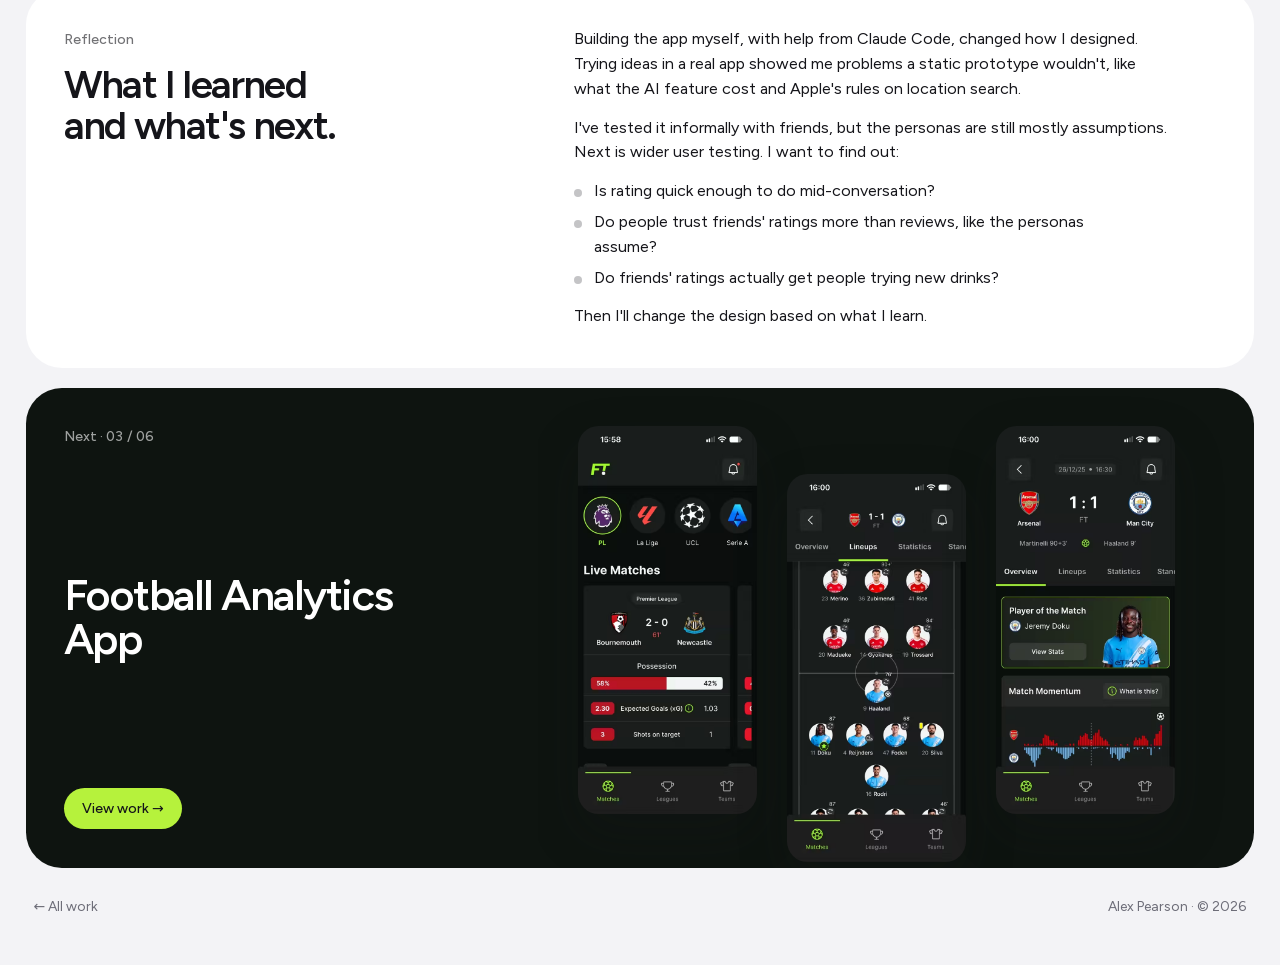
<file: cheers.html>
<!DOCTYPE html>
<html lang="en">
<head>
  <meta charset="UTF-8" />
  <meta name="viewport" content="width=device-width, initial-scale=1.0" />
  <title>Cheers — Alex Pearson</title>
  <meta name="description" content="Case study: an iPhone app for rating drinks out of ten and sharing them with friends, designed and built by Alex Pearson." />
  <link rel="preload" href="fonts/figtree-latin.woff2" as="font" type="font/woff2" crossorigin />
  <link rel="stylesheet" href="styles.css?v=4" />
  <script type="speculationrules">
    {"prerender": [{"where": {"href_matches": "/*"}, "eagerness": "moderate"}]}
  </script>
</head>
<body>

  <!-- NAV -->
  <nav class="dock">
    <a class="me" href="index.html"><img src="Profile-avatar.jpg" width="26" height="26" alt="" />Alex Pearson</a>
    <a href="index.html#work">Work</a>
    <a href="index.html#about">About</a>
    <a class="go" href="index.html#about">Get in touch</a>
  </nav>

  <header class="hero case">
    <span class="label">02 / 06 · Case study</span>
    <h1>Cheers</h1>
    <p>An iPhone app for rating the drinks you try out of ten and sharing them with friends. I designed it and built it myself, from the first research to a working app.</p>
    <div class="pills">
      <span class="pill"><span class="grey">Role</span> <b>Designer and builder</b></span>
      <span class="pill"><span class="grey">Type</span> <b>Side project</b></span>
      <span class="pill"><span class="grey">Year</span> <b>2026</b></span>
      <span class="pill"><span class="grey">Tools</span> <b>Figma, Mobbin, React Native, Supabase, Claude Code</b></span>
    </div>
  </header>

  <main class="wrap">

    <div class="card dark showcase" style="--tint: var(--cheers);">
      <picture><source srcset="Cheers/Screens/welcome-1.avif" type="image/avif" /><img fetchpriority="high" src="Cheers/Screens/welcome-1.jpg" width="590" height="1278" alt="Welcome screen: friends' drinks with scores around the line Rate your drinks. Share them with friends." /></picture>
      <picture><source srcset="Cheers/Screens/home.avif" type="image/avif" /><img src="Cheers/Screens/home.jpg" width="590" height="1278" alt="Home feed with a friend's strawberry spritz, rated 9.0" /></picture>
      <picture><source srcset="Cheers/Screens/rating.avif" type="image/avif" /><img src="Cheers/Screens/rating.jpg" width="590" height="1278" alt="Rating a drink: name, type and a rating slider out of 10" /></picture>
      <picture><source srcset="Cheers/Screens/profile.avif" type="image/avif" /><img src="Cheers/Screens/profile.jpg" width="590" height="1278" alt="Profile with a Top rated row of drink photos and the full list below" /></picture>
      <picture><source srcset="Cheers/Screens/post.avif" type="image/avif" /><img src="Cheers/Screens/post.jpg" width="590" height="1278" alt="A drink's own page: a Heineken by the sea, rated 7.5" /></picture>
    </div>

    <!-- AT A GLANCE -->
    <section class="card glance" aria-label="Project summary">
      <div>
        <span class="label">Problem</span>
        <p>People try new drinks all the time and forget which ones they liked. Most drink apps are built around reviews from strangers, but people trust their friends more.</p>
      </div>
      <div>
        <span class="label">What I did</span>
        <p>Personas, need statements and ideas, then app structure, wireframes, visual design and building the app.</p>
      </div>
      <div>
        <span class="label">Result</span>
        <p>A <b>working app</b> where you take a photo of a drink, rate it and see your friends' ratings. Next up is wider user testing.</p>
      </div>
    </section>

    <!-- PROCESS -->
    <section class="card process" aria-label="Design process">
      <span class="label">Process</span>
      <ol style="--steps: 6;">
        <li><b>Research</b><span>Personas for both sides of the app, and Mobbin to see how other apps handle each screen.</span></li>
        <li><b>Define</b><span>Need statements and How Might We questions.</span></li>
        <li><b>Ideate</b><span>Brainstormed ideas for each question and grouped them into themes.</span></li>
        <li><b>Design</b><span>Sitemap, user flows and greyscale wireframes, then visual design.</span></li>
        <li><b>Build</b><span>Built it with Claude Code, and changed the design as I used it.</span></li>
        <li><b>Test</b><span>Quick tests with friends at the pub, to keep it focused on the core problem.</span></li>
      </ol>
    </section>

    <!-- RESEARCH -->
    <section class="card read">
      <div>
        <span class="label">Research</span>
        <h2>Who it's for.</h2>
      </div>
      <div class="body">
        <p>The app does two things: rating drinks and sharing them with friends. I created a persona for each.</p>
        <div class="tiles">
          <div><b>Jamie, the Explorer</b><span>“If it's on the menu and I haven't tried it, I'm having it.” Jamie loves trying new drinks and takes photos of them, but can't remember the good ones a day later.</span></div>
          <div><b>Priya, the Friend Who Asks</b><span>“If Jamie gave it a nine, I'm trying it.” Priya tries drinks her friends recommend, trusts them more than online reviews, and only shares with people she knows.</span></div>
        </div>
        <p>These personas are based on my own assumptions rather than interviews, so I treated them as something to test later.</p>
      </div>
    </section>

    <section class="frames" aria-label="Persona and need statements">
      <picture><source srcset="Cheers/Research/persona-jamie.avif" type="image/avif" /><img loading="lazy" decoding="async" src="Cheers/Research/persona-jamie.jpg" width="1323" height="962" alt="Persona: Jamie Osei, the Explorer, with behaviours, frustrations, goals and tasks" /></picture>
      <picture><source srcset="Cheers/Research/needs-jamie.avif" type="image/avif" /><img loading="lazy" decoding="async" src="Cheers/Research/needs-jamie.jpg" width="1323" height="962" alt="Jamie's need statement, broken into four smaller needs" /></picture>
    </section>

    <!-- DEFINE AND IDEATE -->
    <section class="card read">
      <div>
        <span class="label">Define and ideate</span>
        <h2>Turning needs into ideas.</h2>
      </div>
      <div class="body">
        <p>I wrote a need statement for each persona and split it into smaller needs. I turned each one into a How Might We question, like “How might we make rating a drink quick enough to do mid-conversation?”. Then I brainstormed ideas for each question and grouped them into themes.</p>
        <div class="tiles insight">
          <div><b>Keep it quick</b><span>A photo and a score should be enough. Everything else is optional.</span></div>
          <div><b>The rating matters most</b><span>A photo on its own isn't much use. The score is what helps you remember if it was good.</span></div>
          <div><b>Friends over strangers</b><span>People trust a friend's rating more than an average from strangers, so the feed only shows friends.</span></div>
          <div><b>Taste, not quantity</b><span>The app should help you remember what you liked, not count how much you drink.</span></div>
        </div>
      </div>
    </section>

    <section class="frames one" aria-label="How Might We questions">
      <picture><source srcset="Cheers/Research/hmw-0.avif" type="image/avif" /><img loading="lazy" decoding="async" src="Cheers/Research/hmw-0.jpg" width="1240" height="576" alt="Eight How Might We questions, four for Jamie and four for Priya" /></picture>
    </section>

    <!-- DECISIONS -->
    <section class="card read">
      <div>
        <span class="label">Key decisions</span>
        <h2>Key design decisions.</h2>
      </div>
      <div class="body">
        <p>Because I was building the app as well as designing it, I also had to think about cost, Apple's rules and what was fair to users.</p>
      </div>
    </section>

    <div class="decisions">
      <section class="card decision" style="--tint: var(--peach);">
        <div class="decision-text">
          <span class="label">Decision 01 / 03</span>
          <h3>Start with the camera</h3>
          <dl class="why">
            <div><dt>What I found</dt><dd>Jamie already takes photos of new drinks, but won't bother with anything that takes more than a few taps.</dd></div>
            <div><dt>What I did</dt><dd>Rating starts with a photo, then you add a name, type and score. Everything else is optional, so posting a drink only takes a few taps.</dd></div>
          </dl>
        </div>
        <div class="decision-media"><picture><source srcset="Cheers/Screens/camera.avif" type="image/avif" /><img loading="lazy" decoding="async" src="Cheers/Screens/camera.jpg" width="590" height="1278" alt="The camera screen, where rating a drink starts" /></picture></div>
      </section>

      <section class="card decision" style="--tint: var(--butter);">
        <div class="decision-text">
          <span class="label">Decision 02 / 03</span>
          <h3>One score out of ten for every drink</h3>
          <dl class="why">
            <div><dt>What I found</dt><dd>Jamie drinks everything from stouts to spritzes, and already gives drinks a score out of ten with friends. Beer-only apps and five-star ratings didn't fit.</dd></div>
            <div><dt>What I did</dt><dd>I used a slider out of ten that works the same for every type of drink, with half points so a 7.5 is possible. The score is shown on the photo wherever it appears, so you can see straight away whether it was good.</dd></div>
          </dl>
        </div>
        <div class="decision-media"><picture><source srcset="Cheers/Screens/rating.avif" type="image/avif" /><img loading="lazy" decoding="async" src="Cheers/Screens/rating.jpg" width="590" height="1278" alt="The rating form with a slider at 7.5 out of 10" /></picture></div>
      </section>

      <section class="card decision" style="--tint: var(--sky);">
        <div class="decision-text">
          <span class="label">Decision 03 / 03</span>
          <h3>Friends only</h3>
          <dl class="why">
            <div><dt>What I found</dt><dd>Priya trusts her friends' taste more than reviews, and doesn't want her drinks to be public.</dd></div>
            <div><dt>What I did</dt><dd>Both people have to accept a friend request, and the feed only shows friends. There's no public feed or algorithm. Instead of likes there's a “Cheers!” button, so Priya can react without having to post anything herself.</dd></div>
          </dl>
        </div>
        <div class="decision-media"><picture><source srcset="Cheers/Screens/cheered.avif" type="image/avif" /><img loading="lazy" decoding="async" src="Cheers/Screens/cheered.jpg" width="590" height="1278" alt="A friend's post with the Cheers! button tapped" /></picture></div>
      </section>
    </div>

    <!-- STRUCTURE -->
    <section class="card read">
      <div>
        <span class="label">Structure and flows</span>
        <h2>Making rating easy to reach.</h2>
      </div>
      <div class="body">
        <p>I mapped out every screen. Home and Profile became tabs, and rating a drink got its own + button, because it's what people will do most.</p>
        <p>I then mapped the two most important flows: signing up for the first time, and adding a friend.</p>
      </div>
    </section>

    <section class="frames" aria-label="Structure and user flows">
      <picture><source srcset="Cheers/Research/floor-plan-map.avif" type="image/avif" /><img loading="lazy" decoding="async" src="Cheers/Research/floor-plan-map.jpg" width="1323" height="962" alt="App structure: Onboarding, Home, Rate a Drink, and Profile and Settings, each with its screens" /></picture>
      <picture><source srcset="Cheers/Research/second-round-flow.avif" type="image/avif" /><img loading="lazy" decoding="async" src="Cheers/Research/second-round-flow.jpg" width="1323" height="962" alt="Two user flows: first-time onboarding, and adding a friend" /></picture>
    </section>

    <!-- WIREFRAMES -->
    <section class="card read">
      <div>
        <span class="label">Wireframes</span>
        <h2>Wireframes first.</h2>
      </div>
      <div class="body">
        <p>I wireframed each part of the app in greyscale before adding any visual design.</p>
        <ul class="list">
          <li>Rating a drink takes five screens: camera, photo check, the form, an optional location, and the posted drink.</li>
          <li>After posting, you go back to the feed with your drink at the top, so you can see it was shared.</li>
          <li>Sign-up asks one question per screen, and the empty Home screen prompts you to add friends.</li>
        </ul>
      </div>
    </section>

    <section class="frames one" aria-label="Rating flow wireframes">
      <picture><source srcset="Cheers/Research/small-batch-frames.avif" type="image/avif" /><img loading="lazy" decoding="async" src="Cheers/Research/small-batch-frames.jpg" width="1240" height="556" alt="Five wireframes for rating a drink: camera, review photo, rating form, add location, posted" /></picture>
    </section>

    <section class="frames narrow" aria-label="Onboarding wireframes">
      <picture><source srcset="Cheers/Research/first-sip-frames.avif" type="image/avif" /><img loading="lazy" decoding="async" src="Cheers/Research/first-sip-frames.jpg" width="1323" height="962" alt="Three onboarding wireframes: welcome, a sign-up step, and Home on first use" /></picture>
    </section>

    <section class="card dark" style="--tint: var(--cheers);">
      <div class="caption"><span class="label">Welcome screens</span></div>
      <div class="screens" style="--cols: 3; max-width: 760px; margin: 0 auto;">
        <picture><source srcset="Cheers/Screens/welcome-1.avif" type="image/avif" /><img loading="lazy" decoding="async" src="Cheers/Screens/welcome-1.jpg" width="590" height="1278" alt="Welcome page one: Rate your drinks. Share them with friends." /></picture>
        <picture><source srcset="Cheers/Screens/welcome-2.avif" type="image/avif" /><img loading="lazy" decoding="async" src="Cheers/Screens/welcome-2.jpg" width="590" height="1278" alt="Welcome page two: What was that beer we had on holiday? Remember the good ones." /></picture>
        <picture><source srcset="Cheers/Screens/welcome-3.avif" type="image/avif" /><img loading="lazy" decoding="async" src="Cheers/Screens/welcome-3.jpg" width="590" height="1278" alt="Welcome page three: Snap it, rate it, share it" /></picture>
      </div>
    </section>

    <!-- ITERATION -->
    <section class="card read">
      <div>
        <span class="label">Iteration</span>
        <h2>What changed as I built and tested it.</h2>
      </div>
      <div class="body">
        <p>Building the app meant I could try ideas for real, and change them when they didn't work.</p>
        <p>I've also tested it with a few friends while out at the pub. Their reactions kept me focused on what they actually wanted, stopped me adding features nobody needed, and kept the app on the core problem.</p>
        <div class="loops">
          <div class="loop">
            <b>Tracking how much you drink</b>
            <dl>
              <div><dt>First idea</dt><dd>A feature to let people keep track of how much they're drinking.</dd></div>
              <div><dt>What I learned</dt><dd>It's an interesting idea, but it would only be as accurate as what people post. Most people won't log every drink, so the totals would often be wrong. It also raised trickier questions, like whether drinking data counts as health data.</dd></div>
              <div><dt>What I changed</dt><dd>I left it out. Cheers is about remembering the drinks you enjoyed, not counting them.</dd></div>
            </dl>
          </div>
          <div class="loop">
            <b>Fewer main pages</b>
            <dl>
              <div><dt>First idea</dt><dd>Four main pages: a home feed of friends' drinks, a stats page for tracking your drinking, a “my log” page, and a profile with settings.</dd></div>
              <div><dt>What I learned</dt><dd>Some of these overlapped, and some weren't needed. They pulled attention away from the core of the app: take a photo of a drink you like, rate it, save it to your profile and share it with friends.</dd></div>
              <div><dt>What I changed</dt><dd>I cut it down to two pages, Home and Profile, plus a button to rate a drink. Home is where you see and react to friends' drinks, discover new ones and compare ratings. Your log is now part of your profile.</dd></div>
            </dl>
          </div>
          <div class="loop">
            <b>AI auto-fill</b>
            <dl>
              <div><dt>First idea</dt><dd>Take a photo of your drink and let AI fill in all the details for you.</dd></div>
              <div><dt>What I learned</dt><dd>It was a cool feature, but it didn't really save any time. You only need a name, a type and a score, and each scan costs money, even if only a little.</dd></div>
              <div><dt>What I changed</dt><dd>I left it out, as it wasn't really needed. It's an idea I could bring back later.</dd></div>
            </dl>
          </div>
        </div>
      </div>
    </section>

    <!-- SCREENS -->
    <section class="card dark" style="--tint: var(--cheers);">
      <div class="caption"><span class="label">The app</span></div>
      <div class="screens" style="--cols: 7;">
        <picture><source srcset="Cheers/Screens/home.avif" type="image/avif" /><img loading="lazy" decoding="async" src="Cheers/Screens/home.jpg" width="590" height="1278" alt="Home feed" /></picture>
        <picture><source srcset="Cheers/Screens/cheered.avif" type="image/avif" /><img loading="lazy" decoding="async" src="Cheers/Screens/cheered.jpg" width="590" height="1278" alt="A post with Cheers! tapped" /></picture>
        <picture><source srcset="Cheers/Screens/comments.avif" type="image/avif" /><img loading="lazy" decoding="async" src="Cheers/Screens/comments.jpg" width="590" height="1278" alt="Comments" /></picture>
        <picture><source srcset="Cheers/Screens/post.avif" type="image/avif" /><img loading="lazy" decoding="async" src="Cheers/Screens/post.jpg" width="590" height="1278" alt="A drink's own page" /></picture>
        <picture><source srcset="Cheers/Screens/camera.avif" type="image/avif" /><img loading="lazy" decoding="async" src="Cheers/Screens/camera.jpg" width="590" height="1278" alt="Camera" /></picture>
        <picture><source srcset="Cheers/Screens/rating.avif" type="image/avif" /><img loading="lazy" decoding="async" src="Cheers/Screens/rating.jpg" width="590" height="1278" alt="Rating a drink" /></picture>
        <picture><source srcset="Cheers/Screens/profile.avif" type="image/avif" /><img loading="lazy" decoding="async" src="Cheers/Screens/profile.jpg" width="590" height="1278" alt="Profile" /></picture>
      </div>
    </section>

    <!-- REFLECTION -->
    <section class="card read">
      <div>
        <span class="label">Reflection</span>
        <h2>What I learned and what's next.</h2>
      </div>
      <div class="body">
        <p>Building the app myself, with help from Claude Code, changed how I designed. Trying ideas in a real app showed me problems a static prototype wouldn't, like what the AI feature cost and Apple's rules on location search.</p>
        <p>I've tested it informally with friends, but the personas are still mostly assumptions. Next is wider user testing. I want to find out:</p>
        <ul class="list">
          <li>Is rating quick enough to do mid-conversation?</li>
          <li>Do people trust friends' ratings more than reviews, like the personas assume?</li>
          <li>Do friends' ratings actually get people trying new drinks?</li>
        </ul>
        <p>Then I'll change the design based on what I learn.</p>
      </div>
    </section>

    <!-- NEXT PROJECT -->
    <a class="card dark next" style="--tint: var(--football); --accent: var(--football-accent); --on-accent: var(--ink);" href="football-analytics.html">
      <div class="next-text">
        <span class="label">Next · 03 / 06</span>
        <h2>Football Analytics App</h2>
        <span class="more">View work →</span>
      </div>
      <div class="project-media"><div class="phones"><picture><source srcset="Football%20Analytics/Screens/home.avif" type="image/avif" /><img loading="lazy" decoding="async" src="Football%20Analytics/Screens/home.jpg" width="590" height="1278" alt="Home screen with live matches and expected goals (xG) with an information button" /></picture><picture><source srcset="Football%20Analytics/Screens/match-lineups.avif" type="image/avif" /><img loading="lazy" decoding="async" src="Football%20Analytics/Screens/match-lineups.jpg" width="590" height="1278" alt="Match lineups with substitutions, goals and cards" /></picture><picture><source srcset="Football%20Analytics/Screens/match-overview.avif" type="image/avif" /><img loading="lazy" decoding="async" src="Football%20Analytics/Screens/match-overview.jpg" width="590" height="1278" alt="Match overview with player of the match and a match momentum chart" /></picture></div></div>
    </a>

  </main>

  <footer>
    <a href="index.html#work">← All work</a>
    <span>Alex Pearson · © 2026</span>
  </footer>

</body>
</html>
</file>
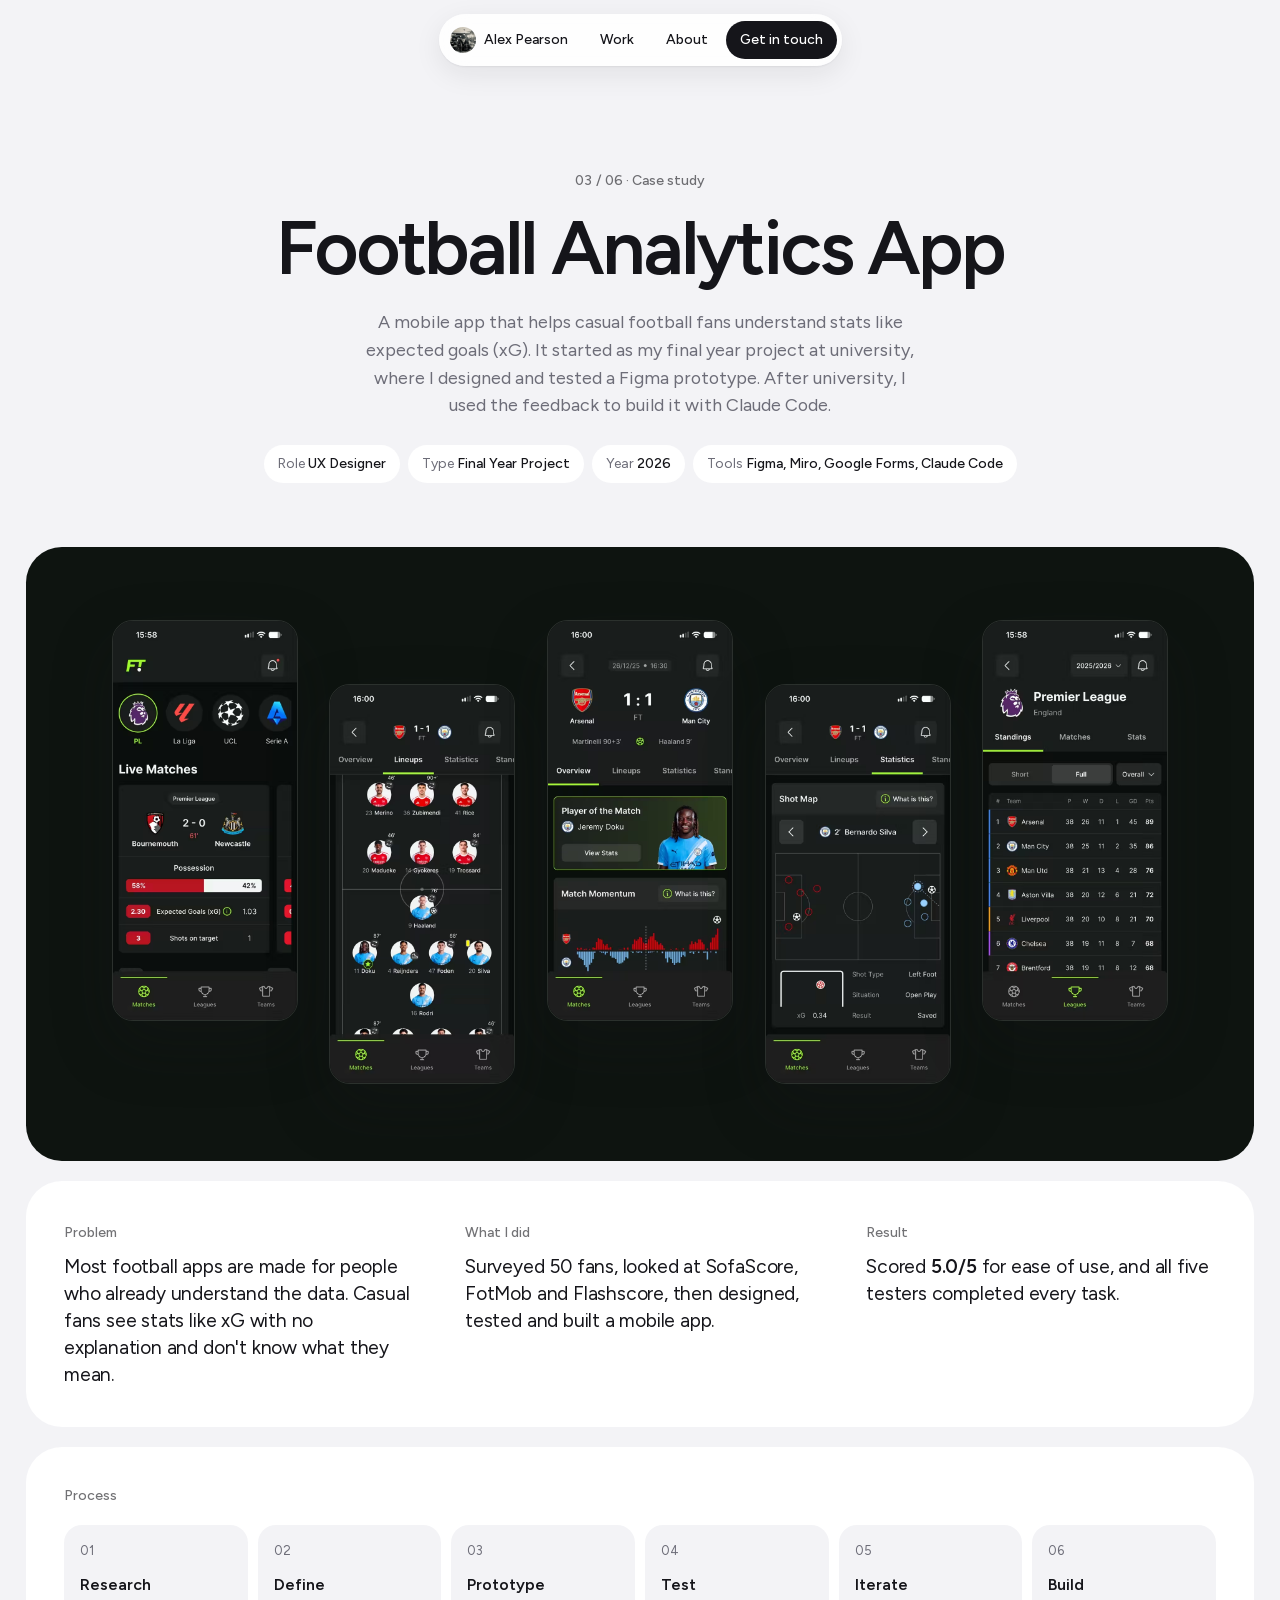
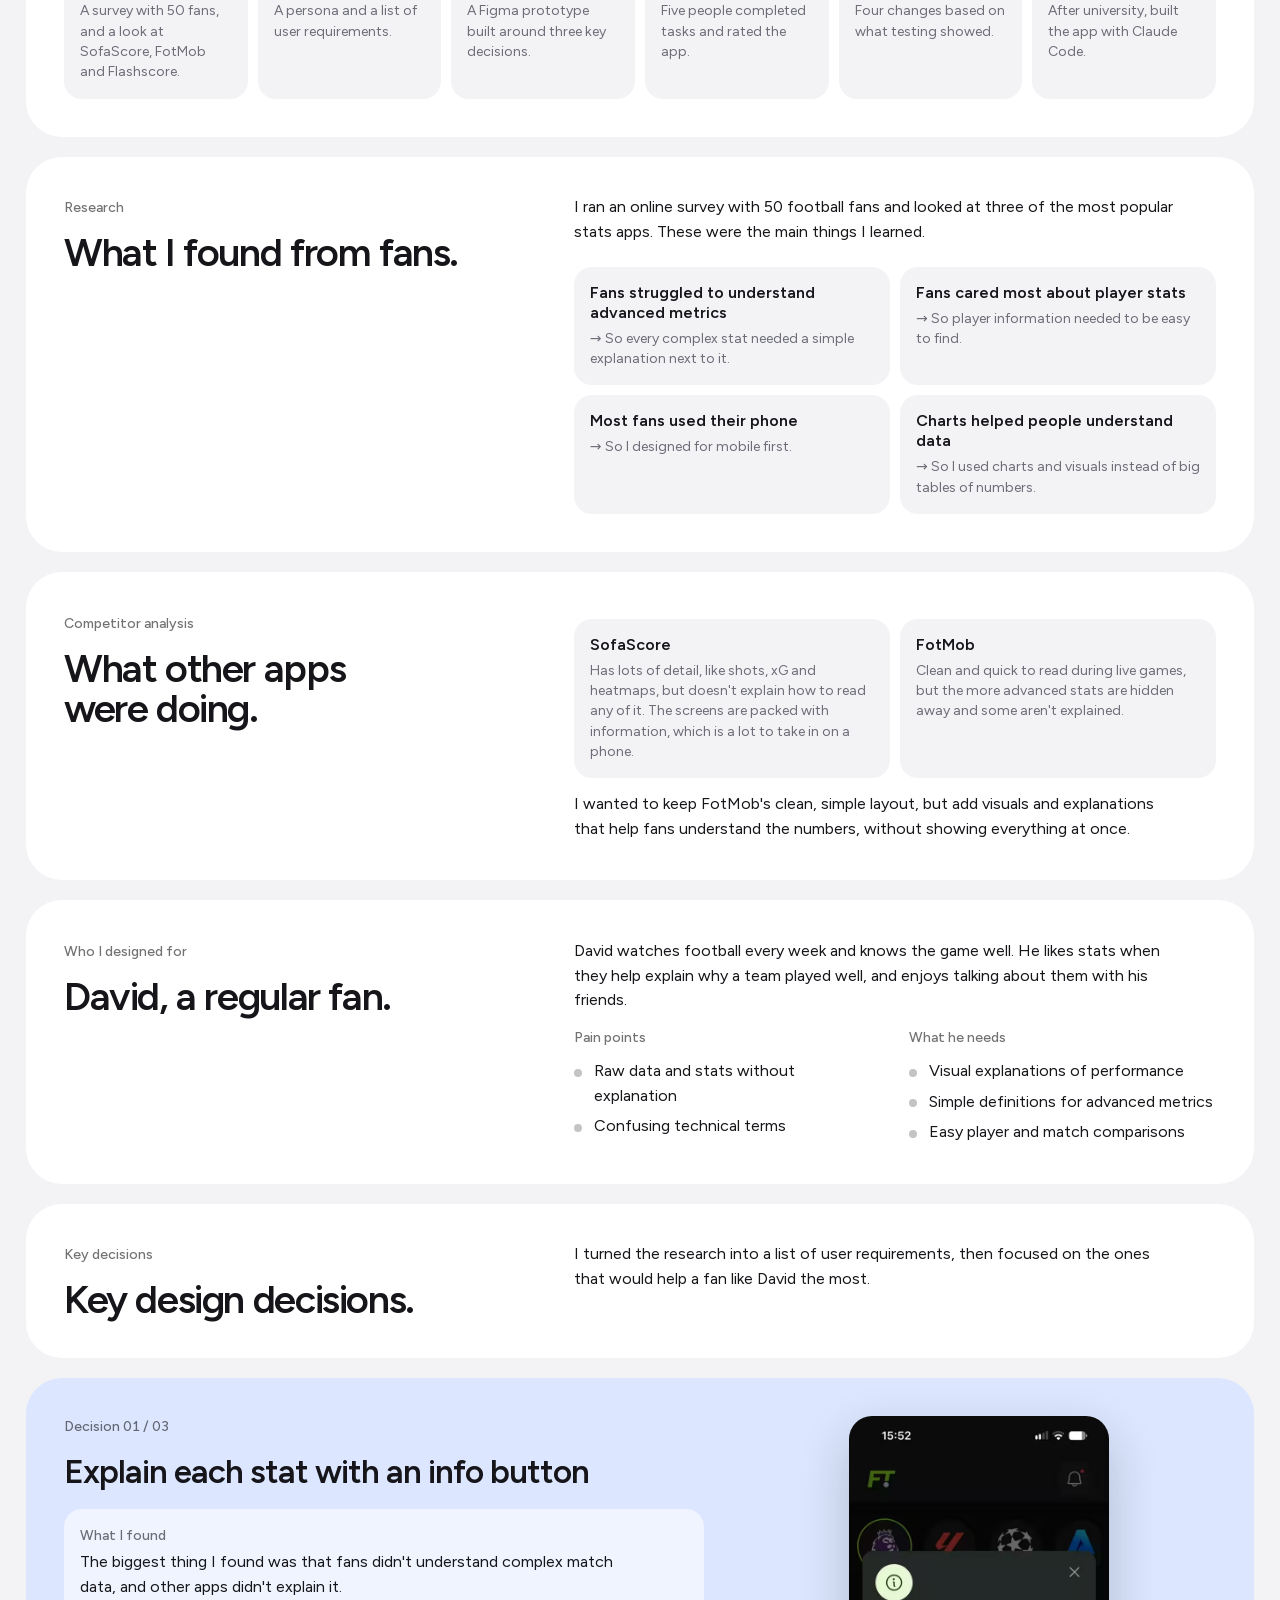
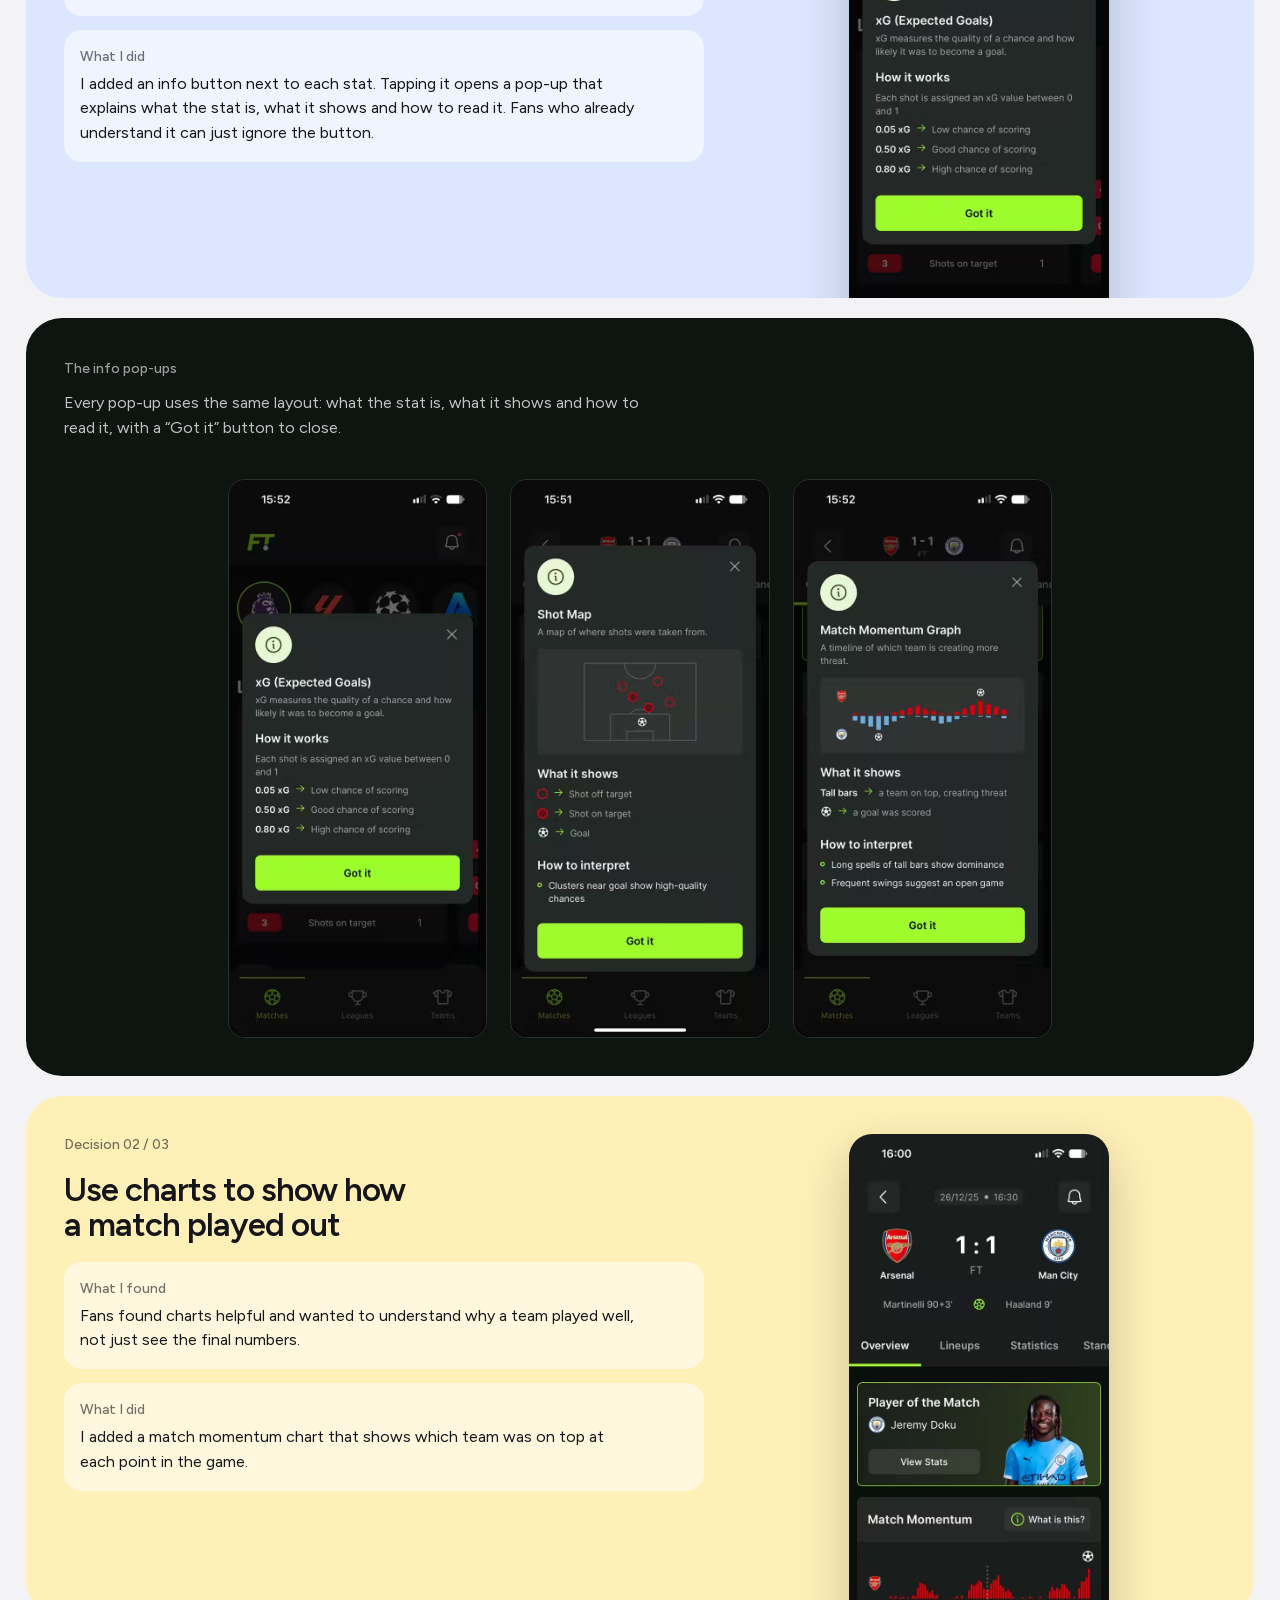
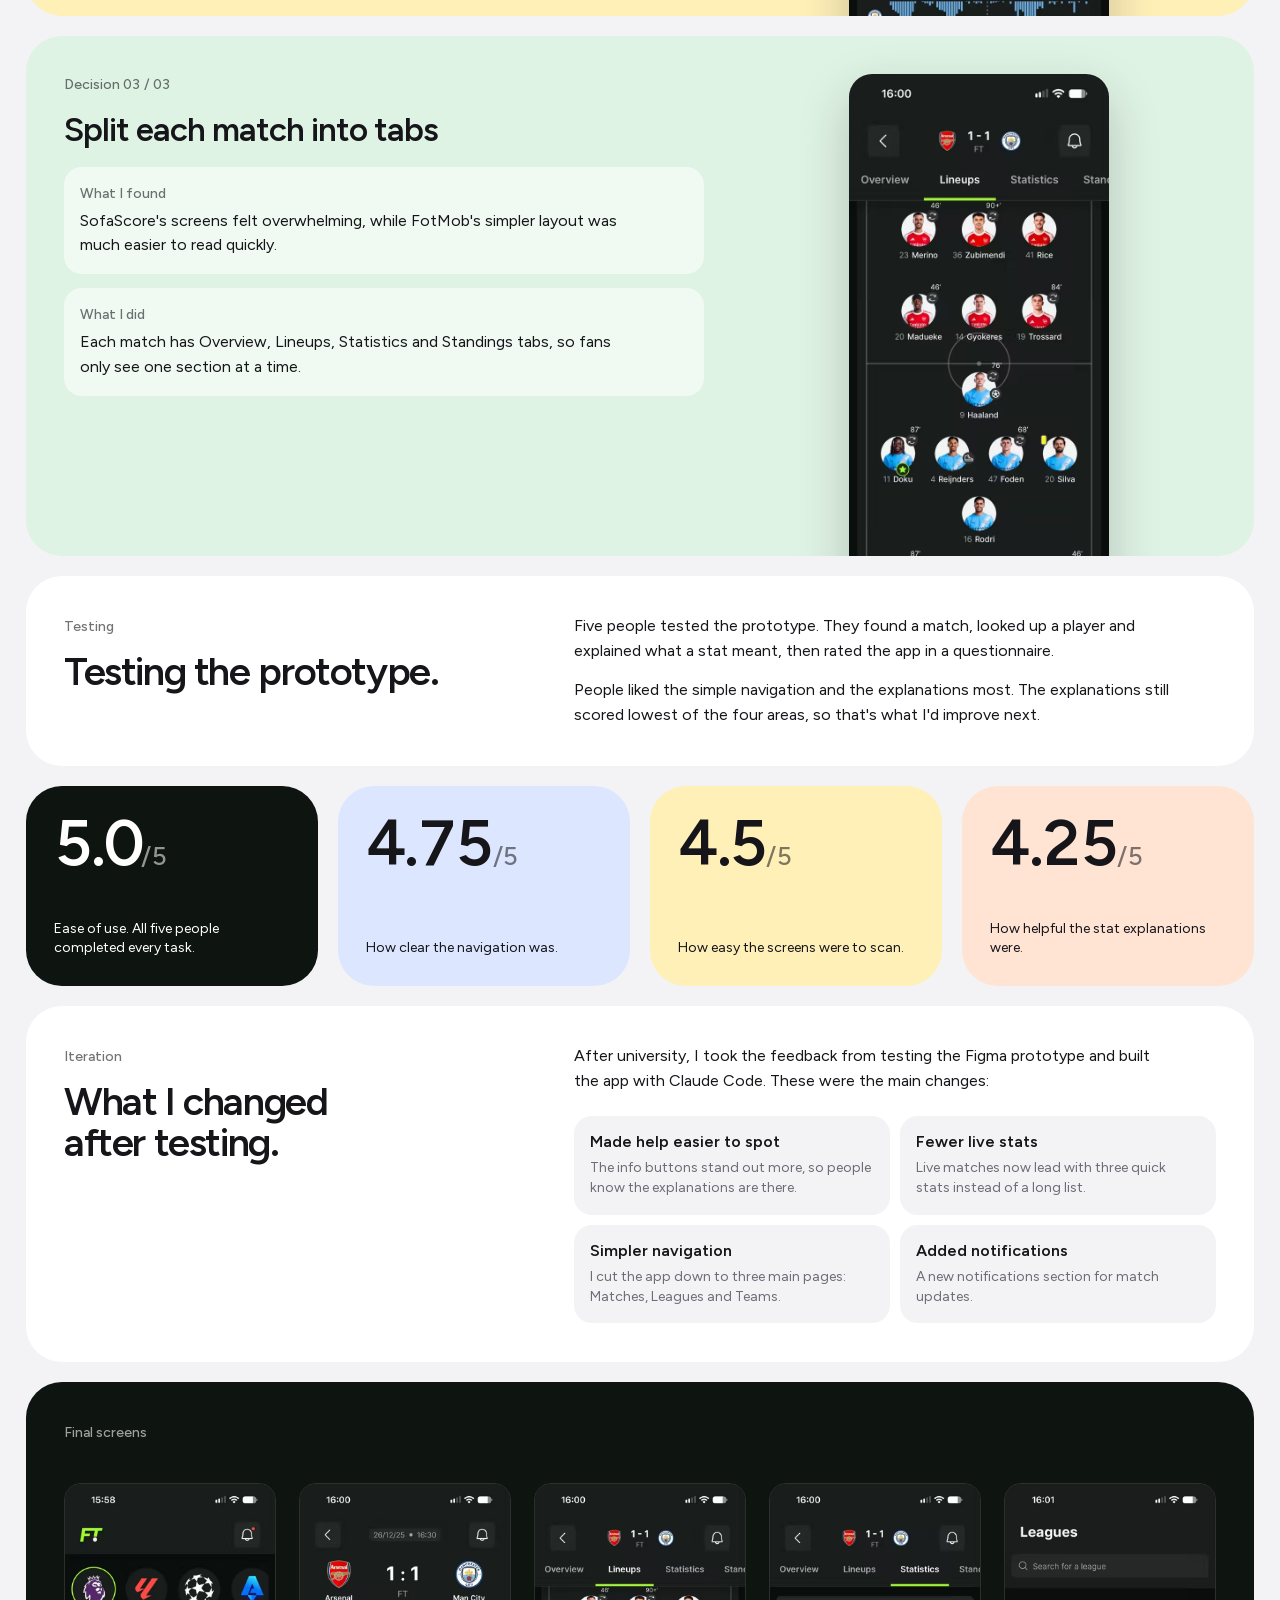
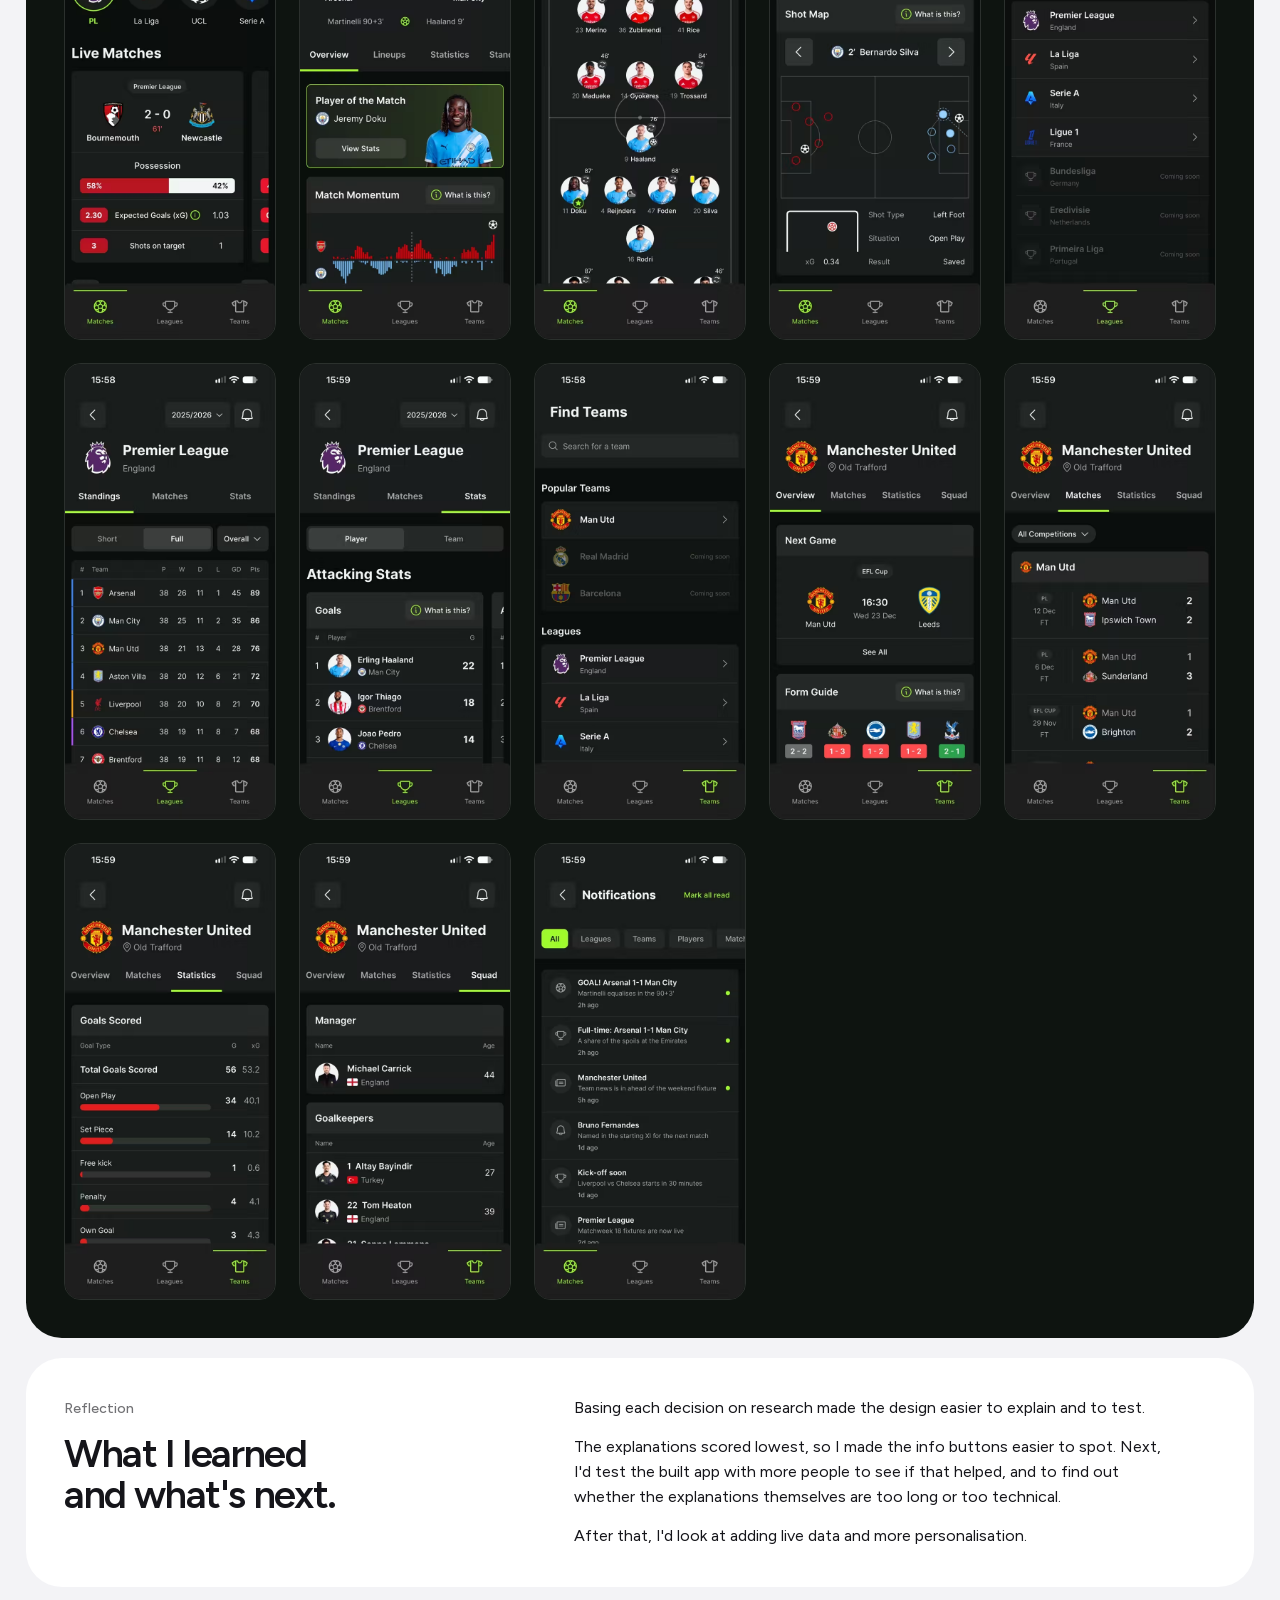
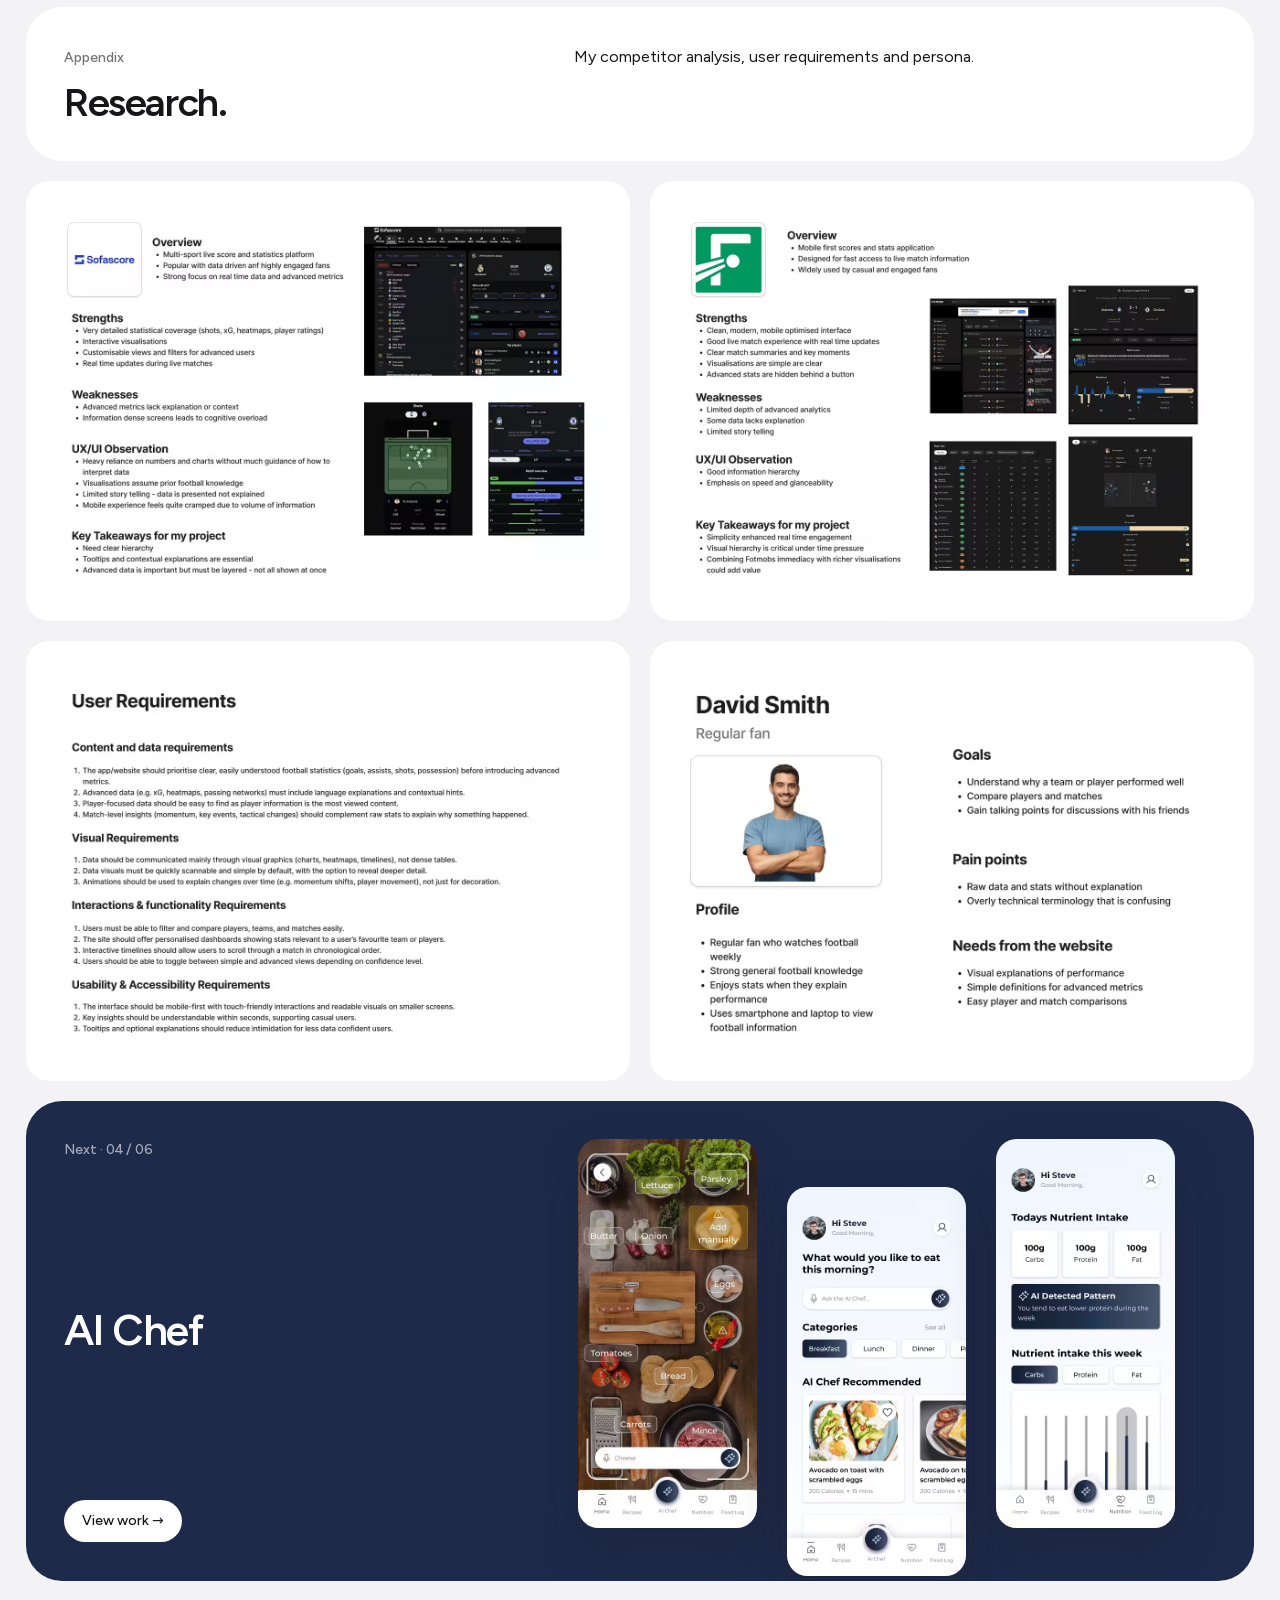
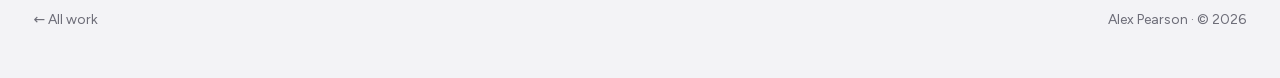
<file: football-analytics.html>
<!DOCTYPE html>
<html lang="en">
<head>
  <meta charset="UTF-8" />
  <meta name="viewport" content="width=device-width, initial-scale=1.0" />
  <title>Football Analytics App — Alex Pearson</title>
  <meta name="description" content="Case study: a mobile app that helps casual football fans understand advanced match statistics." />
  <link rel="preload" href="fonts/figtree-latin.woff2" as="font" type="font/woff2" crossorigin />
  <link rel="stylesheet" href="styles.css?v=4" />
  <script type="speculationrules">
    {"prerender": [{"where": {"href_matches": "/*"}, "eagerness": "moderate"}]}
  </script>
</head>
<body>

  <!-- NAV -->
  <nav class="dock">
    <a class="me" href="index.html"><img src="Profile-avatar.jpg" width="26" height="26" alt="" />Alex Pearson</a>
    <a href="index.html#work">Work</a>
    <a href="index.html#about">About</a>
    <a class="go" href="index.html#about">Get in touch</a>
  </nav>

  <header class="hero case">
    <span class="label">03 / 06 · Case study</span>
    <h1>Football Analytics App</h1>
    <p>A mobile app that helps casual football fans understand stats like expected goals (xG). It started as my final year project at university, where I designed and tested a Figma prototype. After university, I used the feedback to build it with Claude Code.</p>
    <div class="pills">
      <span class="pill"><span class="grey">Role</span> <b>UX Designer</b></span>
      <span class="pill"><span class="grey">Type</span> <b>Final Year Project</b></span>
      <span class="pill"><span class="grey">Year</span> <b>2026</b></span>
      <span class="pill"><span class="grey">Tools</span> <b>Figma, Miro, Google Forms, Claude Code</b></span>
    </div>
  </header>

  <main class="wrap">

    <div class="card dark showcase" style="--tint: var(--football);">
      <picture><source srcset="Football%20Analytics/Screens/home.avif" type="image/avif" /><img fetchpriority="high" src="Football%20Analytics/Screens/home.jpg" width="590" height="1278" alt="Home screen with live matches and expected goals (xG) with an information button" /></picture>
      <picture><source srcset="Football%20Analytics/Screens/match-lineups.avif" type="image/avif" /><img src="Football%20Analytics/Screens/match-lineups.jpg" width="590" height="1278" alt="Match lineups with substitutions, goals and cards" /></picture>
      <picture><source srcset="Football%20Analytics/Screens/match-overview.avif" type="image/avif" /><img src="Football%20Analytics/Screens/match-overview.jpg" width="590" height="1278" alt="Match overview with player of the match and a match momentum chart" /></picture>
      <picture><source srcset="Football%20Analytics/Screens/match-shot-map.avif" type="image/avif" /><img src="Football%20Analytics/Screens/match-shot-map.jpg" width="590" height="1278" alt="Match statistics showing an interactive shot map" /></picture>
      <picture><source srcset="Football%20Analytics/Screens/league-standings.avif" type="image/avif" /><img src="Football%20Analytics/Screens/league-standings.jpg" width="590" height="1278" alt="Premier League standings table" /></picture>
    </div>

    <!-- AT A GLANCE -->
    <section class="card glance" aria-label="Project summary">
      <div>
        <span class="label">Problem</span>
        <p>Most football apps are made for people who already understand the data. Casual fans see stats like xG with no explanation and don't know what they mean.</p>
      </div>
      <div>
        <span class="label">What I did</span>
        <p>Surveyed 50 fans, looked at SofaScore, FotMob and Flashscore, then designed, tested and built a mobile app.</p>
      </div>
      <div>
        <span class="label">Result</span>
        <p>Scored <b>5.0/5</b> for ease of use, and all five testers completed every task.</p>
      </div>
    </section>

    <!-- PROCESS -->
    <section class="card process" aria-label="Design process">
      <span class="label">Process</span>
      <ol style="--steps: 6;">
        <li><b>Research</b><span>A survey with 50 fans, and a look at SofaScore, FotMob and Flashscore.</span></li>
        <li><b>Define</b><span>A persona and a list of user requirements.</span></li>
        <li><b>Prototype</b><span>A Figma prototype built around three key decisions.</span></li>
        <li><b>Test</b><span>Five people completed tasks and rated the app.</span></li>
        <li><b>Iterate</b><span>Four changes based on what testing showed.</span></li>
        <li><b>Build</b><span>After university, built the app with Claude Code.</span></li>
      </ol>
    </section>

    <!-- RESEARCH -->
    <section class="card read">
      <div>
        <span class="label">Research</span>
        <h2>What I found from fans.</h2>
      </div>
      <div class="body">
        <p>I ran an online survey with 50 football fans and looked at three of the most popular stats apps. These were the main things I learned.</p>
        <div class="tiles insight">
          <div><b>Fans struggled to understand advanced metrics</b><span>So every complex stat needed a simple explanation next to it.</span></div>
          <div><b>Fans cared most about player stats</b><span>So player information needed to be easy to find.</span></div>
          <div><b>Most fans used their phone</b><span>So I designed for mobile first.</span></div>
          <div><b>Charts helped people understand data</b><span>So I used charts and visuals instead of big tables of numbers.</span></div>
        </div>
      </div>
    </section>

    <!-- COMPETITORS -->
    <section class="card read">
      <div>
        <span class="label">Competitor analysis</span>
        <h2>What other apps were doing.</h2>
      </div>
      <div class="body">
        <div class="tiles">
          <div><b>SofaScore</b><span>Has lots of detail, like shots, xG and heatmaps, but doesn't explain how to read any of it. The screens are packed with information, which is a lot to take in on a phone.</span></div>
          <div><b>FotMob</b><span>Clean and quick to read during live games, but the more advanced stats are hidden away and some aren't explained.</span></div>
        </div>
        <p>I wanted to keep FotMob's clean, simple layout, but add visuals and explanations that help fans understand the numbers, without showing everything at once.</p>
      </div>
    </section>

    <!-- PERSONA -->
    <section class="card read">
      <div>
        <span class="label">Who I designed for</span>
        <h2>David, a regular fan.</h2>
      </div>
      <div class="body">
        <p>David watches football every week and knows the game well. He likes stats when they help explain why a team played well, and enjoys talking about them with his friends.</p>
        <div class="cols">
          <div>
            <h4>Pain points</h4>
            <ul class="list">
              <li>Raw data and stats without explanation</li>
              <li>Confusing technical terms</li>
            </ul>
          </div>
          <div>
            <h4>What he needs</h4>
            <ul class="list">
              <li>Visual explanations of performance</li>
              <li>Simple definitions for advanced metrics</li>
              <li>Easy player and match comparisons</li>
            </ul>
          </div>
        </div>
      </div>
    </section>

    <!-- DECISIONS -->
    <section class="card read">
      <div>
        <span class="label">Key decisions</span>
        <h2>Key design decisions.</h2>
      </div>
      <div class="body">
        <p>I turned the research into a list of user requirements, then focused on the ones that would help a fan like David the most.</p>
      </div>
    </section>

    <div class="decisions">
      <section class="card decision" style="--tint: var(--sky);">
        <div class="decision-text">
          <span class="label">Decision 01 / 03</span>
          <h3>Explain each stat with an info button</h3>
          <dl class="why">
            <div><dt>What I found</dt><dd>The biggest thing I found was that fans didn't understand complex match data, and other apps didn't explain it.</dd></div>
            <div><dt>What I did</dt><dd>I added an info button next to each stat. Tapping it opens a pop-up that explains what the stat is, what it shows and how to read it. Fans who already understand it can just ignore the button.</dd></div>
          </dl>
        </div>
        <div class="decision-media"><picture><source srcset="Football%20Analytics/Explanations/xG.avif" type="image/avif" /><img loading="lazy" decoding="async" src="Football%20Analytics/Explanations/xG.jpg" width="590" height="1278" alt="Explanation pop-up for expected goals (xG), with what it measures and example values from low to high chance" /></picture></div>
      </section>

      <section class="card dark explainers" style="--tint: var(--football);">
        <div class="caption">
          <span class="label">The info pop-ups</span>
          <p>Every pop-up uses the same layout: what the stat is, what it shows and how to read it, with a “Got it” button to close.</p>
        </div>
        <div class="screens" style="--cols: 3;">
          <picture><source srcset="Football%20Analytics/Explanations/xG.avif" type="image/avif" /><img loading="lazy" decoding="async" src="Football%20Analytics/Explanations/xG.jpg" width="590" height="1278" alt="xG explanation: a definition, then example values from 0.05 to 0.80" /></picture>
          <picture><source srcset="Football%20Analytics/Explanations/shot-map.avif" type="image/avif" /><img loading="lazy" decoding="async" src="Football%20Analytics/Explanations/shot-map.jpg" width="590" height="1278" alt="Shot map explanation: a key for off target, on target and goal, then how to interpret clusters near goal" /></picture>
          <picture><source srcset="Football%20Analytics/Explanations/momentum.avif" type="image/avif" /><img loading="lazy" decoding="async" src="Football%20Analytics/Explanations/momentum.jpg" width="590" height="1278" alt="Match momentum explanation: what tall bars and goal markers mean, then how to read dominance and open games" /></picture>
        </div>
      </section>

      <section class="card decision" style="--tint: var(--butter);">
        <div class="decision-text">
          <span class="label">Decision 02 / 03</span>
          <h3>Use charts to show how a match played out</h3>
          <dl class="why">
            <div><dt>What I found</dt><dd>Fans found charts helpful and wanted to understand why a team played well, not just see the final numbers.</dd></div>
            <div><dt>What I did</dt><dd>I added a match momentum chart that shows which team was on top at each point in the game.</dd></div>
          </dl>
        </div>
        <div class="decision-media"><picture><source srcset="Football%20Analytics/Screens/match-overview.avif" type="image/avif" /><img loading="lazy" decoding="async" src="Football%20Analytics/Screens/match-overview.jpg" width="590" height="1278" alt="Match overview with player of the match and a match momentum chart" /></picture></div>
      </section>

      <section class="card decision" style="--tint: var(--mint);">
        <div class="decision-text">
          <span class="label">Decision 03 / 03</span>
          <h3>Split each match into tabs</h3>
          <dl class="why">
            <div><dt>What I found</dt><dd>SofaScore's screens felt overwhelming, while FotMob's simpler layout was much easier to read quickly.</dd></div>
            <div><dt>What I did</dt><dd>Each match has Overview, Lineups, Statistics and Standings tabs, so fans only see one section at a time.</dd></div>
          </dl>
        </div>
        <div class="decision-media"><picture><source srcset="Football%20Analytics/Screens/match-lineups.avif" type="image/avif" /><img loading="lazy" decoding="async" src="Football%20Analytics/Screens/match-lineups.jpg" width="590" height="1278" alt="Match lineups with substitutions, goals and cards" /></picture></div>
      </section>
    </div>

    <!-- TESTING -->
    <section class="card read">
      <div>
        <span class="label">Testing</span>
        <h2>Testing the prototype.</h2>
      </div>
      <div class="body">
        <p>Five people tested the prototype. They found a match, looked up a player and explained what a stat meant, then rated the app in a questionnaire.</p>
        <p>People liked the simple navigation and the explanations most. The explanations still scored lowest of the four areas, so that's what I'd improve next.</p>
      </div>
    </section>

    <section class="results" aria-label="Usability testing results">
      <div class="card dark result" style="--tint: var(--football);">
        <b>5.0<small>/5</small></b>
        <p>Ease of use. All five people completed every task.</p>
      </div>
      <div class="card result" style="--tint: var(--sky);">
        <b>4.75<small>/5</small></b>
        <p>How clear the navigation was.</p>
      </div>
      <div class="card result" style="--tint: var(--butter);">
        <b>4.5<small>/5</small></b>
        <p>How easy the screens were to scan.</p>
      </div>
      <div class="card result" style="--tint: var(--peach);">
        <b>4.25<small>/5</small></b>
        <p>How helpful the stat explanations were.</p>
      </div>
    </section>

    <!-- ITERATION -->
    <section class="card read">
      <div>
        <span class="label">Iteration</span>
        <h2>What I changed after testing.</h2>
      </div>
      <div class="body">
        <p>After university, I took the feedback from testing the Figma prototype and built the app with Claude Code. These were the main changes:</p>
        <div class="tiles">
          <div><b>Made help easier to spot</b><span>The info buttons stand out more, so people know the explanations are there.</span></div>
          <div><b>Fewer live stats</b><span>Live matches now lead with three quick stats instead of a long list.</span></div>
          <div><b>Simpler navigation</b><span>I cut the app down to three main pages: Matches, Leagues and Teams.</span></div>
          <div><b>Added notifications</b><span>A new notifications section for match updates.</span></div>
        </div>
      </div>
    </section>

    <!-- SCREENS -->
    <section class="card dark" style="--tint: var(--football);">
      <div class="caption"><span class="label">Final screens</span></div>
      <div class="screens" style="--cols: 5;">
        <picture><source srcset="Football%20Analytics/Screens/home.avif" type="image/avif" /><img loading="lazy" decoding="async" src="Football%20Analytics/Screens/home.jpg" width="590" height="1278" alt="Home" /></picture>
        <picture><source srcset="Football%20Analytics/Screens/match-overview.avif" type="image/avif" /><img loading="lazy" decoding="async" src="Football%20Analytics/Screens/match-overview.jpg" width="590" height="1278" alt="Match overview" /></picture>
        <picture><source srcset="Football%20Analytics/Screens/match-lineups.avif" type="image/avif" /><img loading="lazy" decoding="async" src="Football%20Analytics/Screens/match-lineups.jpg" width="590" height="1278" alt="Match lineups" /></picture>
        <picture><source srcset="Football%20Analytics/Screens/match-shot-map.avif" type="image/avif" /><img loading="lazy" decoding="async" src="Football%20Analytics/Screens/match-shot-map.jpg" width="590" height="1278" alt="Match statistics and shot map" /></picture>
        <picture><source srcset="Football%20Analytics/Screens/leagues.avif" type="image/avif" /><img loading="lazy" decoding="async" src="Football%20Analytics/Screens/leagues.jpg" width="590" height="1278" alt="Leagues list" /></picture>
        <picture><source srcset="Football%20Analytics/Screens/league-standings.avif" type="image/avif" /><img loading="lazy" decoding="async" src="Football%20Analytics/Screens/league-standings.jpg" width="590" height="1278" alt="League standings" /></picture>
        <picture><source srcset="Football%20Analytics/Screens/league-stats.avif" type="image/avif" /><img loading="lazy" decoding="async" src="Football%20Analytics/Screens/league-stats.jpg" width="590" height="1278" alt="League player stats" /></picture>
        <picture><source srcset="Football%20Analytics/Screens/find-teams.avif" type="image/avif" /><img loading="lazy" decoding="async" src="Football%20Analytics/Screens/find-teams.jpg" width="590" height="1278" alt="Find teams" /></picture>
        <picture><source srcset="Football%20Analytics/Screens/team-overview.avif" type="image/avif" /><img loading="lazy" decoding="async" src="Football%20Analytics/Screens/team-overview.jpg" width="590" height="1278" alt="Team overview with form guide" /></picture>
        <picture><source srcset="Football%20Analytics/Screens/team-matches.avif" type="image/avif" /><img loading="lazy" decoding="async" src="Football%20Analytics/Screens/team-matches.jpg" width="590" height="1278" alt="Team matches" /></picture>
        <picture><source srcset="Football%20Analytics/Screens/team-statistics.avif" type="image/avif" /><img loading="lazy" decoding="async" src="Football%20Analytics/Screens/team-statistics.jpg" width="590" height="1278" alt="Team statistics" /></picture>
        <picture><source srcset="Football%20Analytics/Screens/team-squad.avif" type="image/avif" /><img loading="lazy" decoding="async" src="Football%20Analytics/Screens/team-squad.jpg" width="590" height="1278" alt="Team squad" /></picture>
        <picture><source srcset="Football%20Analytics/Screens/notifications.avif" type="image/avif" /><img loading="lazy" decoding="async" src="Football%20Analytics/Screens/notifications.jpg" width="590" height="1278" alt="Notifications" /></picture>
      </div>
    </section>

    <!-- REFLECTION -->
    <section class="card read">
      <div>
        <span class="label">Reflection</span>
        <h2>What I learned and what's next.</h2>
      </div>
      <div class="body">
        <p>Basing each decision on research made the design easier to explain and to test.</p>
        <p>The explanations scored lowest, so I made the info buttons easier to spot. Next, I'd test the built app with more people to see if that helped, and to find out whether the explanations themselves are too long or too technical.</p>
        <p>After that, I'd look at adding live data and more personalisation.</p>
      </div>
    </section>

    <!-- RESEARCH ARTEFACTS -->
    <section class="card read">
      <div>
        <span class="label">Appendix</span>
        <h2>Research.</h2>
      </div>
      <div class="body">
        <p>My competitor analysis, user requirements and persona.</p>
      </div>
    </section>
    <section class="frames" aria-label="Research artefacts">
      <picture><source srcset="Football%20Analytics/Research/Frame%201.avif" type="image/avif" /><img loading="lazy" decoding="async" src="Football%20Analytics/Research/Frame%201.png" width="1323" height="962" alt="SofaScore competitor analysis: strengths, weaknesses and takeaways" /></picture>
      <picture><source srcset="Football%20Analytics/Research/Frame%202.avif" type="image/avif" /><img loading="lazy" decoding="async" src="Football%20Analytics/Research/Frame%202.png" width="1323" height="962" alt="FotMob competitor analysis: strengths, weaknesses and takeaways" /></picture>
      <picture><source srcset="Football%20Analytics/Research/Frame%203.avif" type="image/avif" /><img loading="lazy" decoding="async" src="Football%20Analytics/Research/Frame%203.png" width="1323" height="962" alt="User requirements grouped by content, visual, interaction and accessibility" /></picture>
      <picture><source srcset="Football%20Analytics/Research/Frame%204.avif" type="image/avif" /><img loading="lazy" decoding="async" src="Football%20Analytics/Research/Frame%204.png" width="1323" height="962" alt="Persona: David Smith, a regular fan" /></picture>
    </section>

    <!-- NEXT PROJECT -->
    <a class="card dark next" style="--tint: var(--aichef);" href="ai-chef.html">
      <div class="next-text">
        <span class="label">Next · 04 / 06</span>
        <h2>AI Chef</h2>
        <span class="more">View work →</span>
      </div>
      <div class="project-media"><div class="phones"><picture><source srcset="AI%20chef/8.avif" type="image/avif" /><img loading="lazy" decoding="async" src="AI%20chef/8.jpg" width="440" height="956" alt="AI Chef ingredient scanner" /></picture><picture><source srcset="AI%20chef/3.avif" type="image/avif" /><img loading="lazy" decoding="async" src="AI%20chef/3.jpg" width="440" height="956" alt="AI Chef home screen" /></picture><picture><source srcset="AI%20chef/5.avif" type="image/avif" /><img loading="lazy" decoding="async" src="AI%20chef/5.jpg" width="440" height="956" alt="AI Chef nutrition screen" /></picture></div></div>
    </a>

  </main>

  <footer>
    <a href="index.html#work">← All work</a>
    <span>Alex Pearson · © 2026</span>
  </footer>

</body>
</html>
</file>
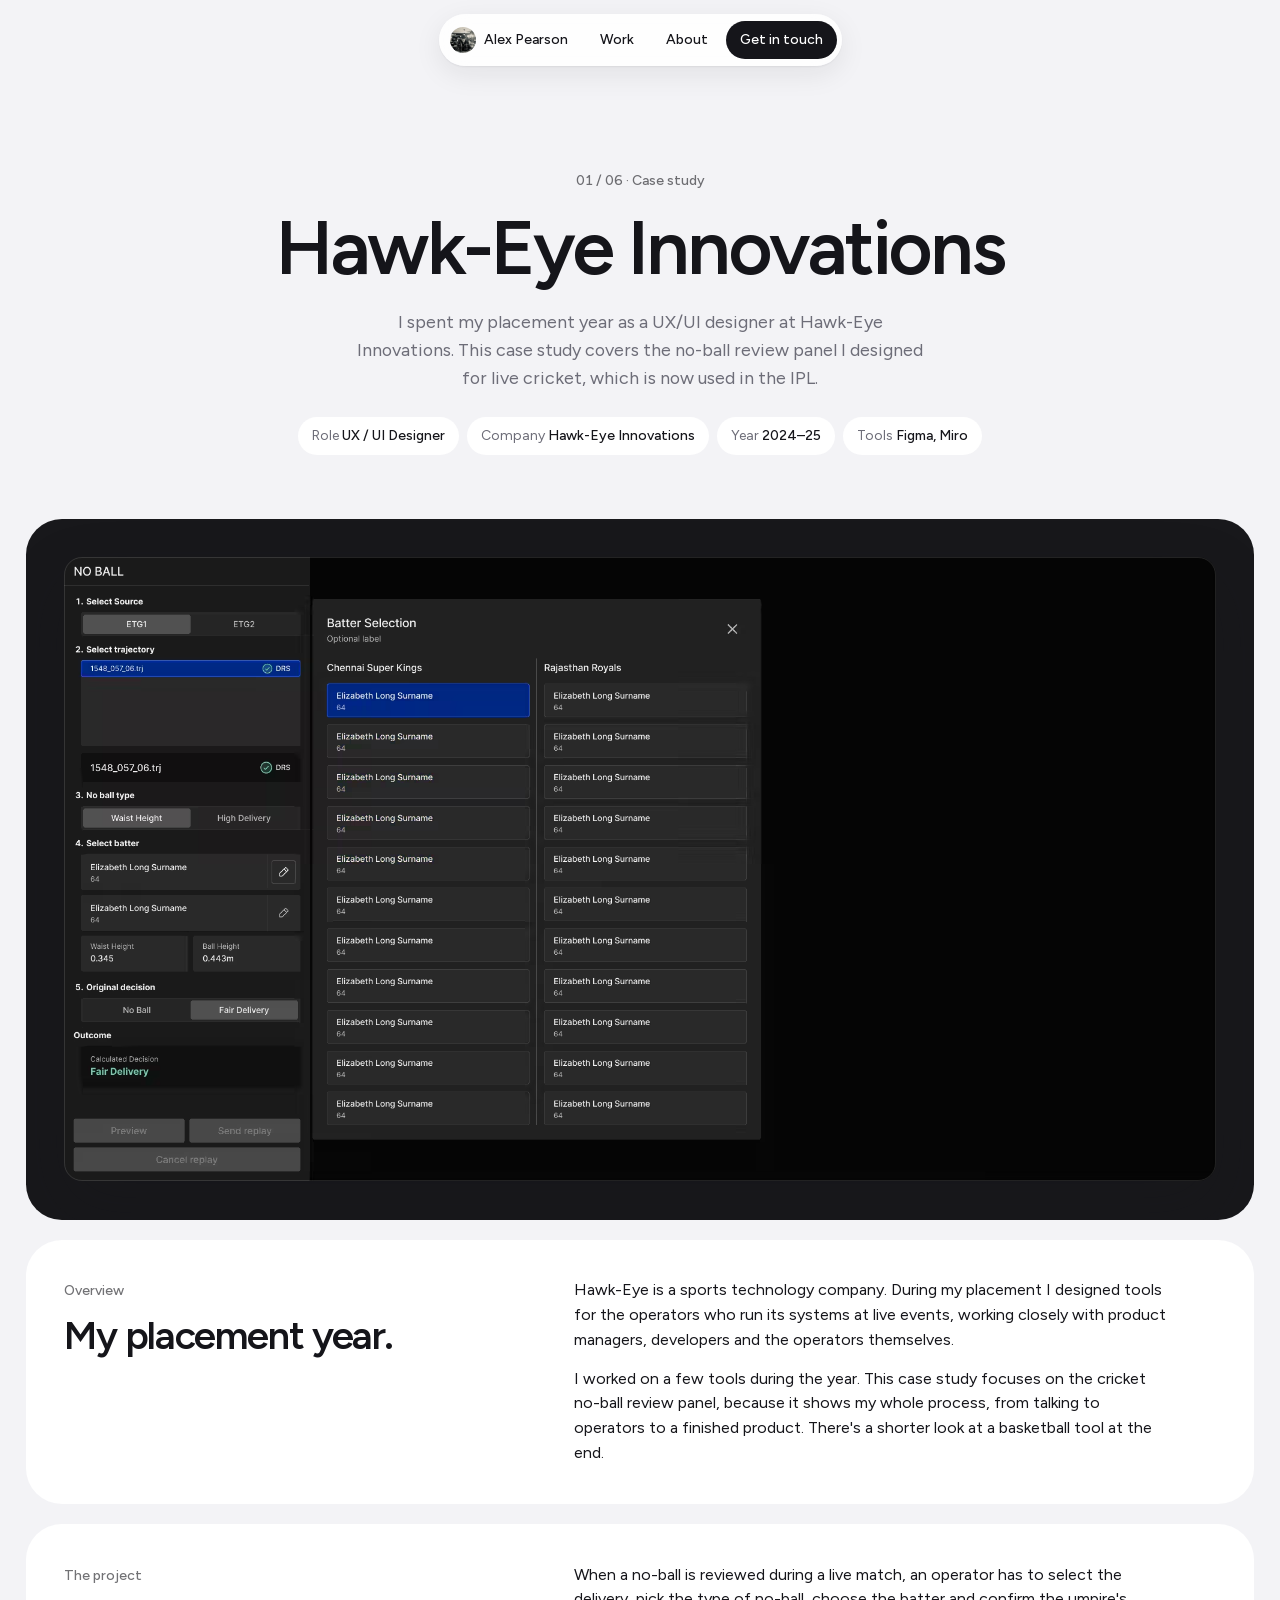
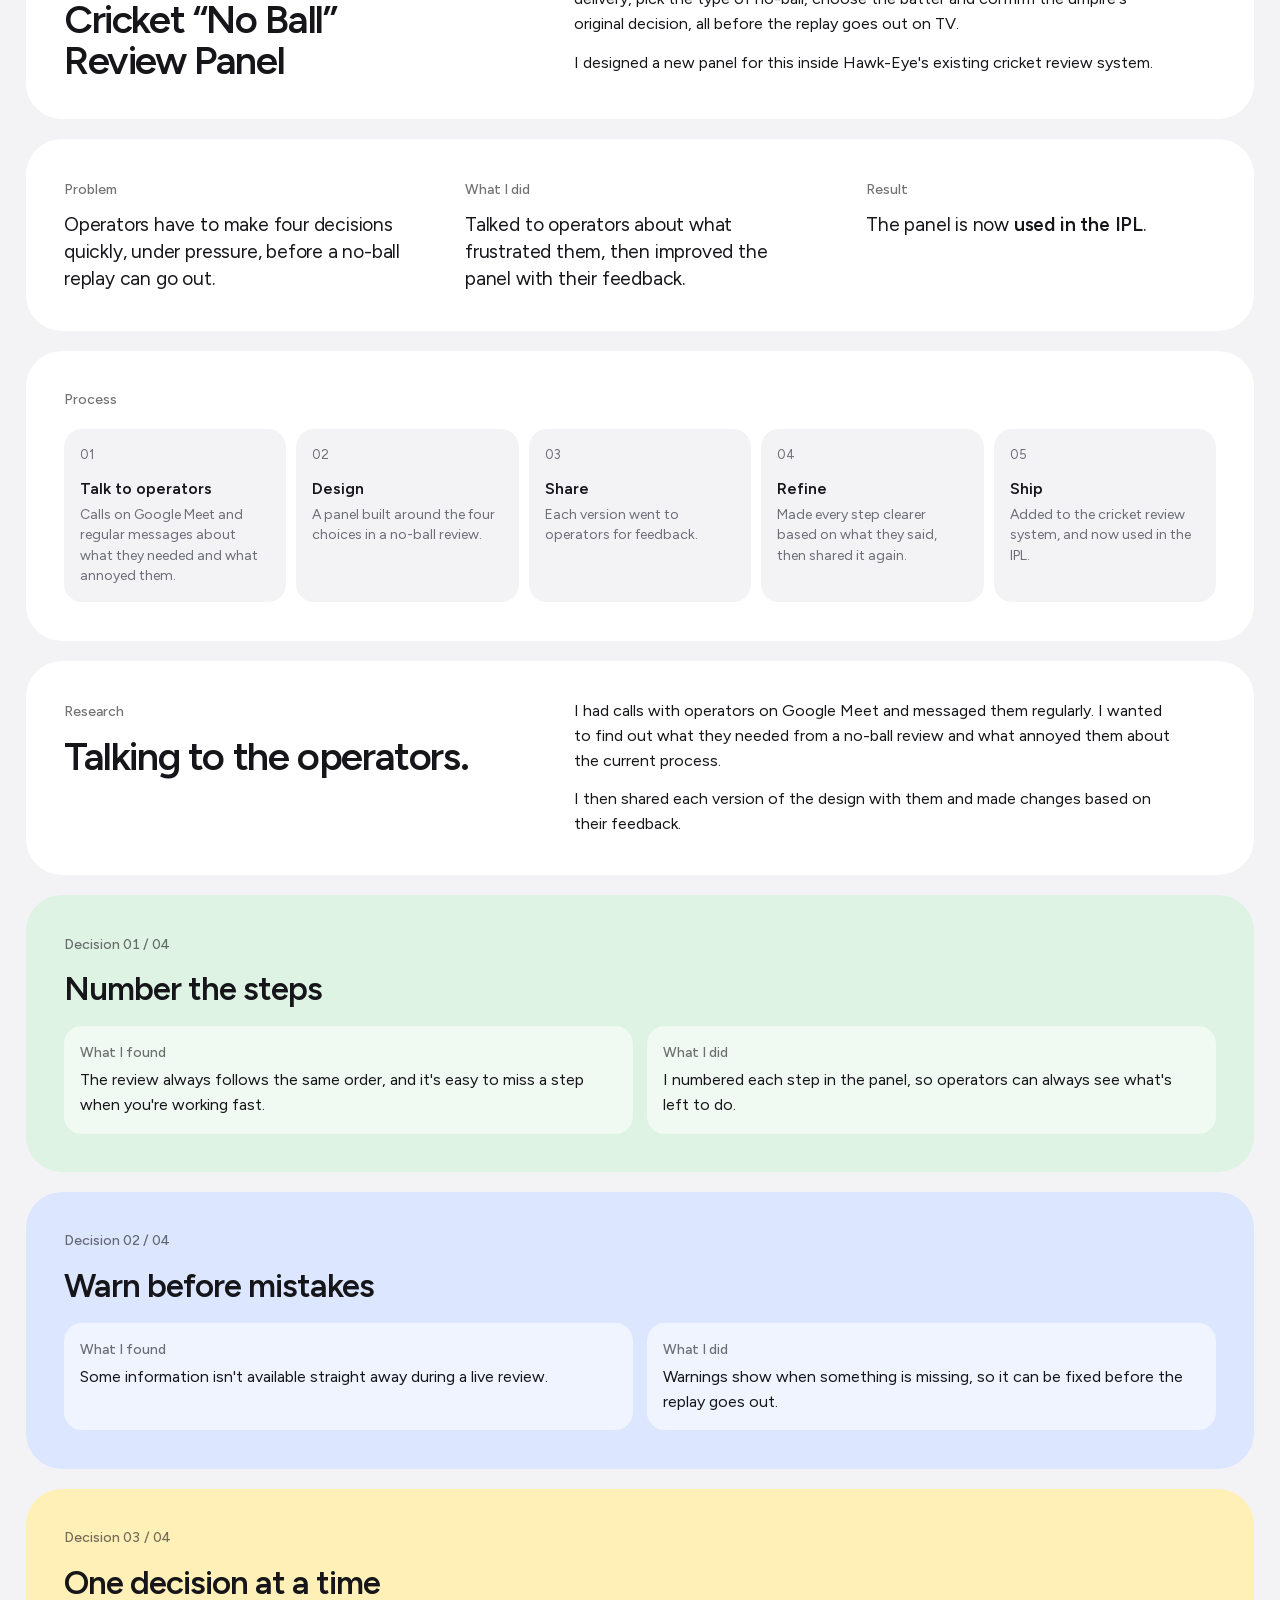
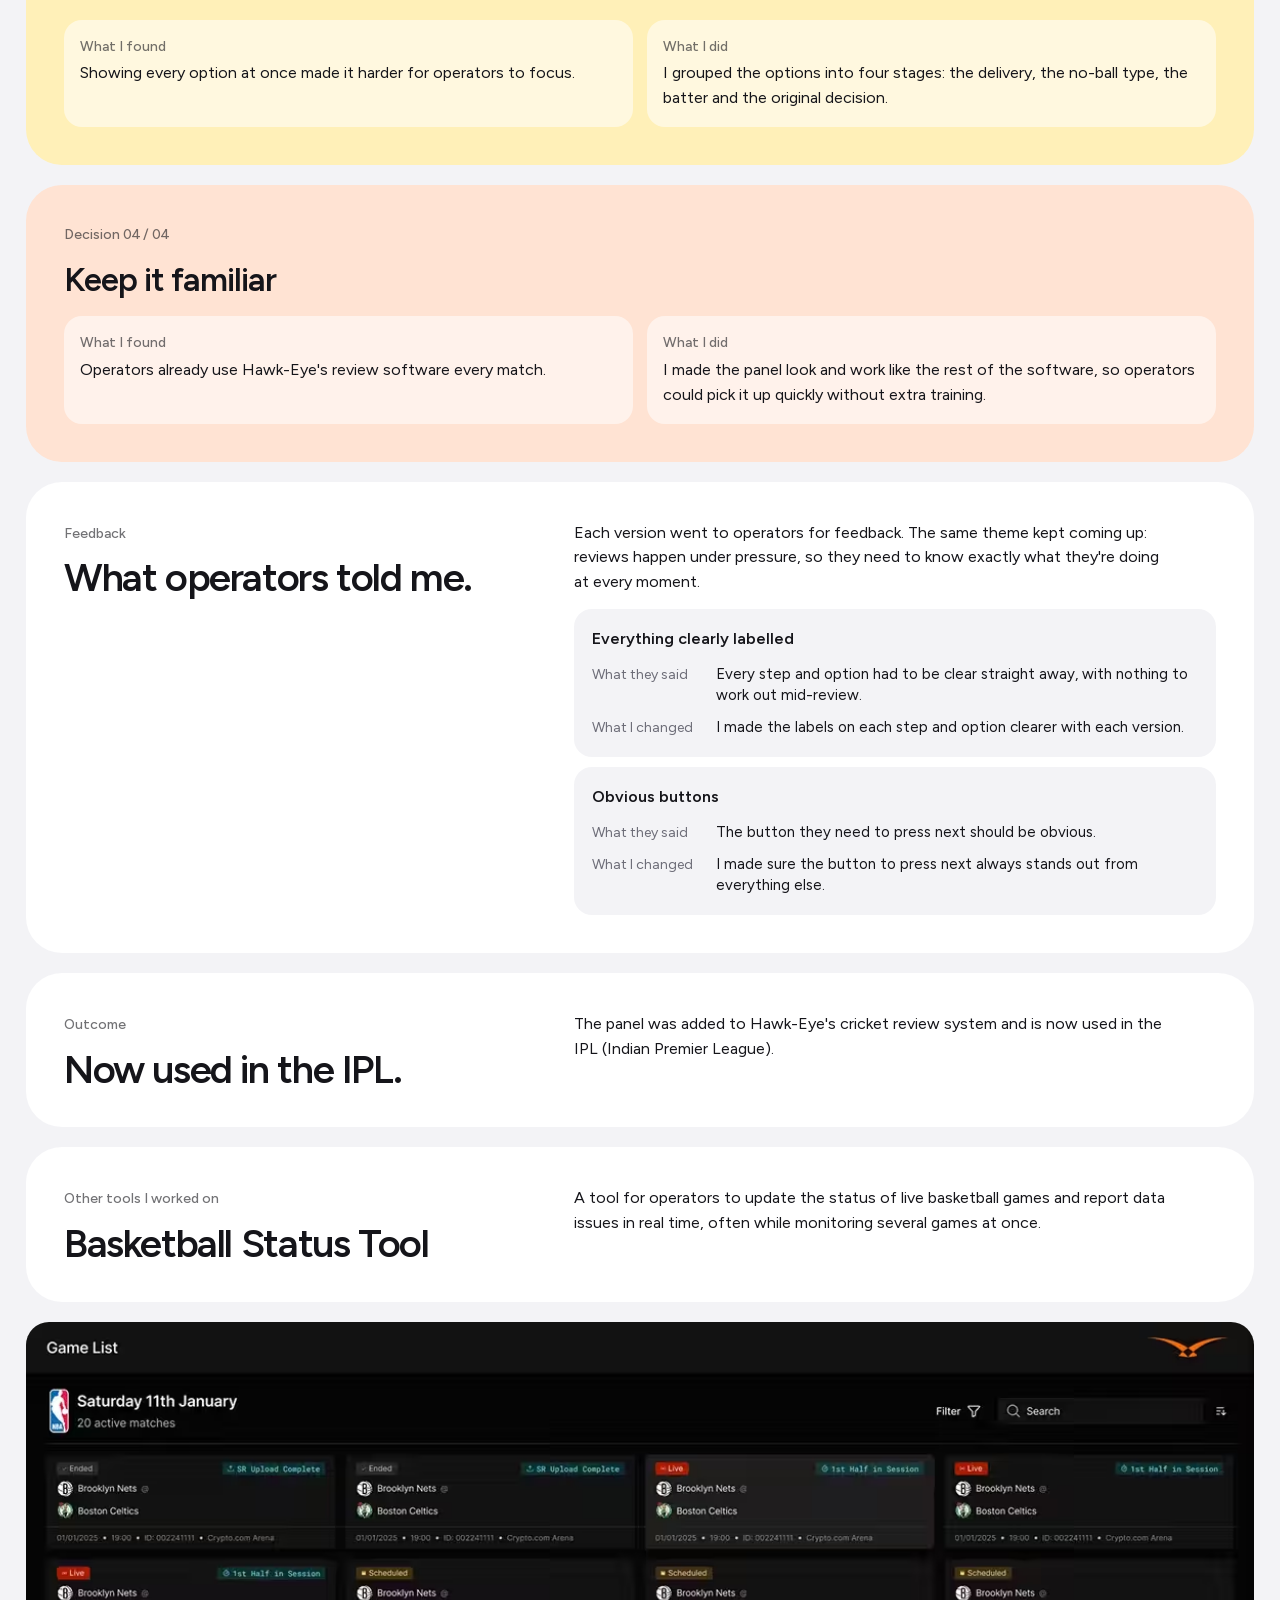
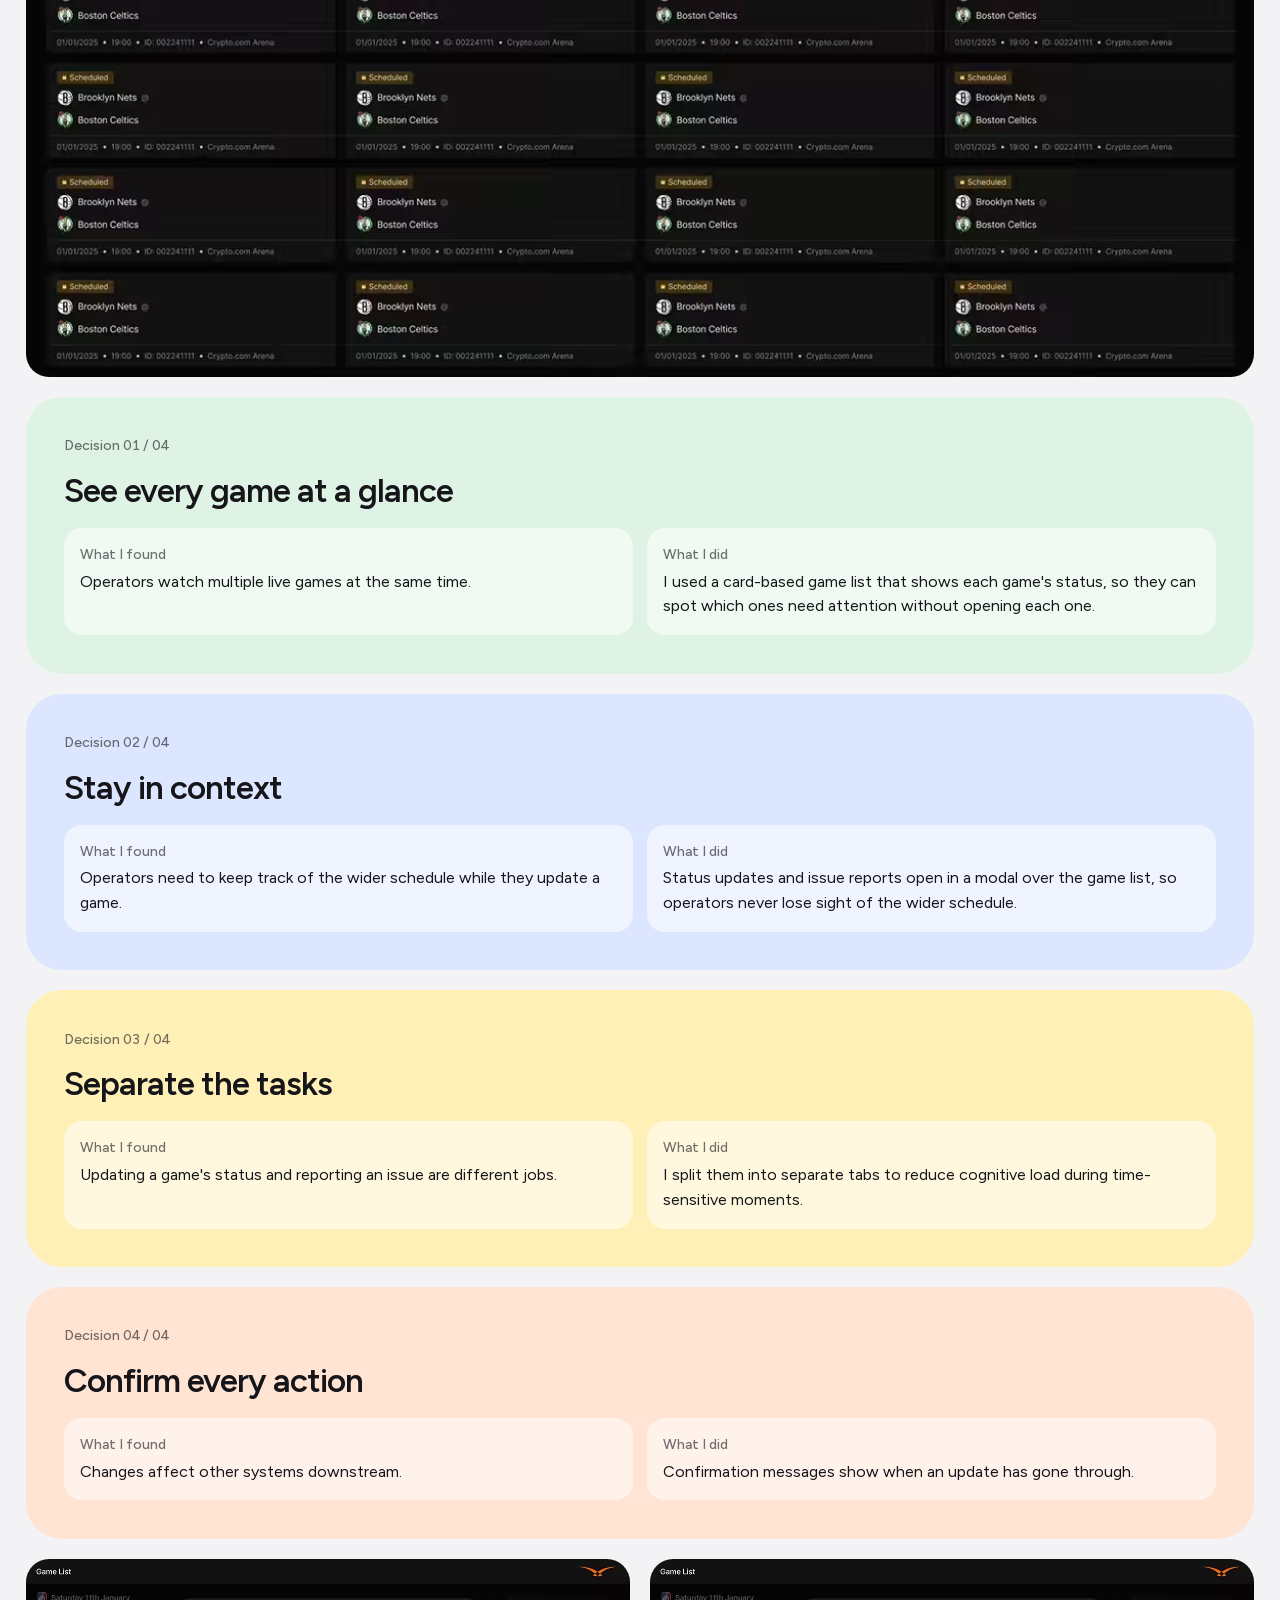
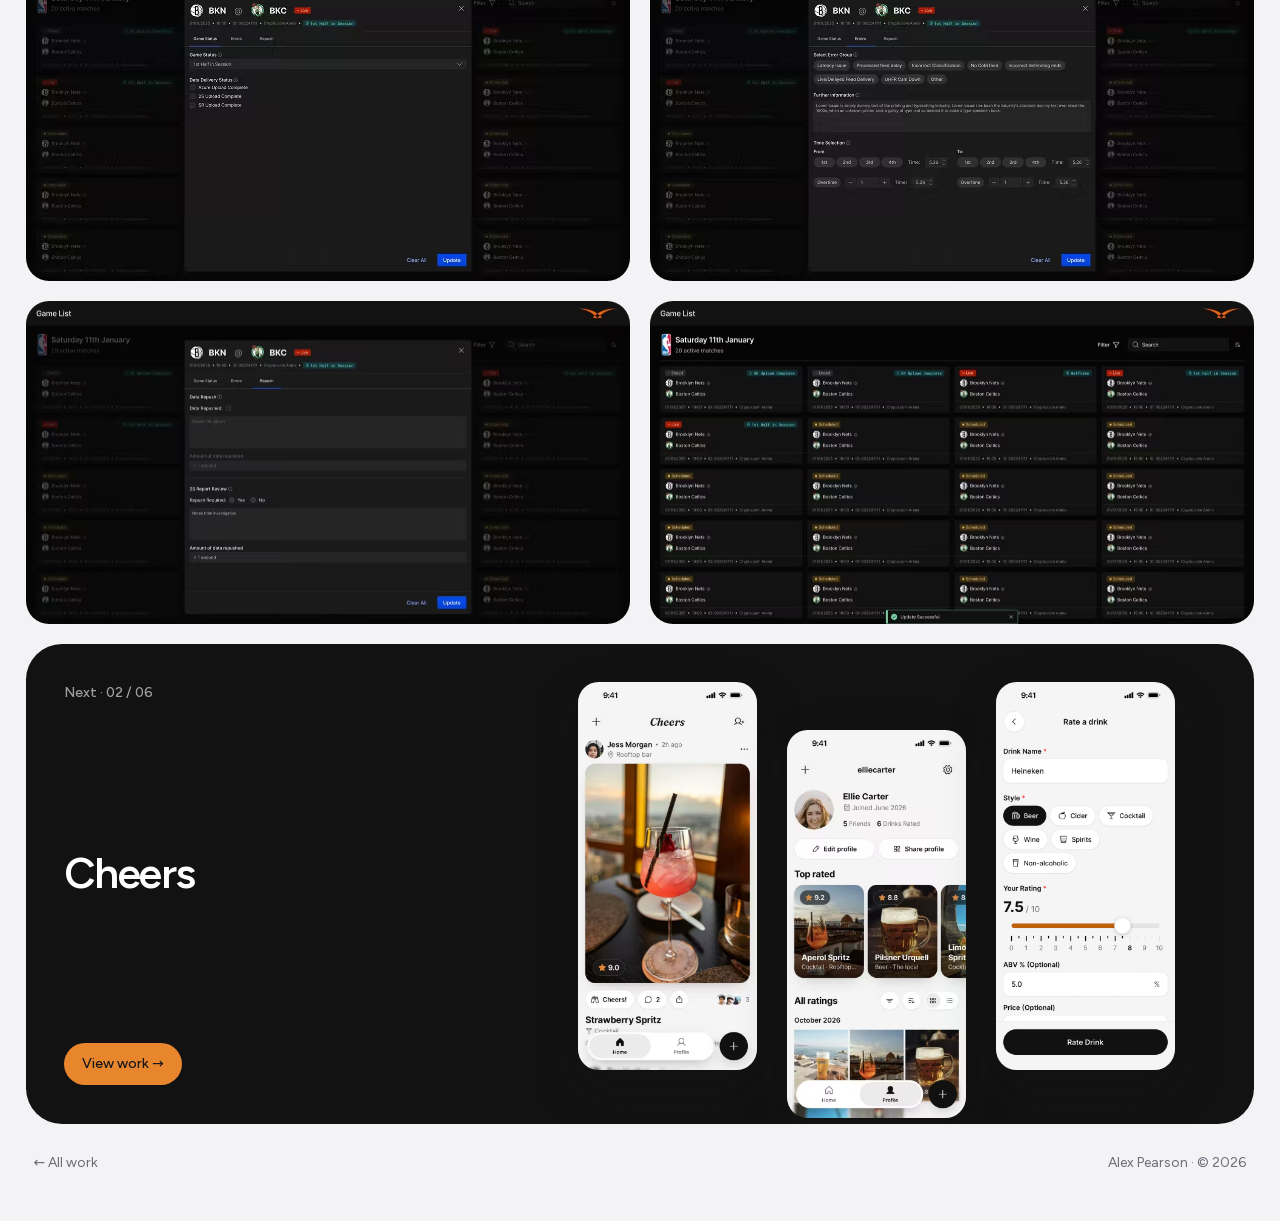
<file: hawk-eye.html>
<!DOCTYPE html>
<html lang="en">
<head>
  <meta charset="UTF-8" />
  <meta name="viewport" content="width=device-width, initial-scale=1.0" />
  <title>Hawk-Eye Innovations — Alex Pearson</title>
  <meta name="description" content="Case study: a no-ball review panel for live cricket, designed during a placement year at Hawk-Eye Innovations and now used in the IPL." />
  <link rel="preload" href="fonts/figtree-latin.woff2" as="font" type="font/woff2" crossorigin />
  <link rel="stylesheet" href="styles.css?v=4" />
  <script type="speculationrules">
    {"prerender": [{"where": {"href_matches": "/*"}, "eagerness": "moderate"}]}
  </script>
</head>
<body>

  <!-- NAV -->
  <nav class="dock">
    <a class="me" href="index.html"><img src="Profile-avatar.jpg" width="26" height="26" alt="" />Alex Pearson</a>
    <a href="index.html#work">Work</a>
    <a href="index.html#about">About</a>
    <a class="go" href="index.html#about">Get in touch</a>
  </nav>

  <header class="hero case">
    <span class="label">01 / 06 · Case study</span>
    <h1>Hawk-Eye Innovations</h1>
    <p>I spent my placement year as a UX/UI designer at Hawk-Eye Innovations. This case study covers the no-ball review panel I designed for live cricket, which is now used in the IPL.</p>
    <div class="pills">
      <span class="pill"><span class="grey">Role</span> <b>UX / UI Designer</b></span>
      <span class="pill"><span class="grey">Company</span> <b>Hawk-Eye Innovations</b></span>
      <span class="pill"><span class="grey">Year</span> <b>2024–25</b></span>
      <span class="pill"><span class="grey">Tools</span> <b>Figma, Miro</b></span>
    </div>
  </header>

  <main class="wrap">

    <div class="card dark showcase-wide fit" style="--tint: var(--hawkeye);">
      <picture><source srcset="Hawk-eye/CRICKET/46a21210-5cc7-4620-80fc-959860d0a033_rw_1920.avif" type="image/avif" /><img fetchpriority="high" src="Hawk-eye/CRICKET/46a21210-5cc7-4620-80fc-959860d0a033_rw_1920.png" width="1920" height="1040" alt="The No Ball review panel, with numbered steps on the left and batter selection open" /></picture>
    </div>

    <section class="card read">
      <div>
        <span class="label">Overview</span>
        <h2>My placement year.</h2>
      </div>
      <div class="body">
        <p>Hawk-Eye is a sports technology company. During my placement I designed tools for the operators who run its systems at live events, working closely with product managers, developers and the operators themselves.</p>
        <p>I worked on a few tools during the year. This case study focuses on the cricket no-ball review panel, because it shows my whole process, from talking to operators to a finished product. There's a shorter look at a basketball tool at the end.</p>
      </div>
    </section>

    <!-- CRICKET -->
    <section class="card read">
      <div>
        <span class="label">The project</span>
        <h2>Cricket “No Ball” Review Panel</h2>
      </div>
      <div class="body">
        <p>When a no-ball is reviewed during a live match, an operator has to select the delivery, pick the type of no-ball, choose the batter and confirm the umpire's original decision, all before the replay goes out on TV.</p>
        <p>I designed a new panel for this inside Hawk-Eye's existing cricket review system.</p>
      </div>
    </section>

    <!-- AT A GLANCE -->
    <section class="card glance" aria-label="Project summary">
      <div>
        <span class="label">Problem</span>
        <p>Operators have to make four decisions quickly, under pressure, before a no-ball replay can go out.</p>
      </div>
      <div>
        <span class="label">What I did</span>
        <p>Talked to operators about what frustrated them, then improved the panel with their feedback.</p>
      </div>
      <div>
        <span class="label">Result</span>
        <p>The panel is now <b>used in the IPL</b>.</p>
      </div>
    </section>

    <!-- PROCESS -->
    <section class="card process" aria-label="Design process">
      <span class="label">Process</span>
      <ol style="--steps: 5;">
        <li><b>Talk to operators</b><span>Calls on Google Meet and regular messages about what they needed and what annoyed them.</span></li>
        <li><b>Design</b><span>A panel built around the four choices in a no-ball review.</span></li>
        <li><b>Share</b><span>Each version went to operators for feedback.</span></li>
        <li><b>Refine</b><span>Made every step clearer based on what they said, then shared it again.</span></li>
        <li><b>Ship</b><span>Added to the cricket review system, and now used in the IPL.</span></li>
      </ol>
    </section>

    <section class="card read">
      <div>
        <span class="label">Research</span>
        <h2>Talking to the operators.</h2>
      </div>
      <div class="body">
        <p>I had calls with operators on Google Meet and messaged them regularly. I wanted to find out what they needed from a no-ball review and what annoyed them about the current process.</p>
        <p>I then shared each version of the design with them and made changes based on their feedback.</p>
      </div>
    </section>

    <div class="decisions">
      <section class="card decision text-only" style="--tint: var(--mint);">
        <div class="decision-text">
          <span class="label">Decision 01 / 04</span>
          <h3>Number the steps</h3>
          <dl class="why">
            <div><dt>What I found</dt><dd>The review always follows the same order, and it's easy to miss a step when you're working fast.</dd></div>
            <div><dt>What I did</dt><dd>I numbered each step in the panel, so operators can always see what's left to do.</dd></div>
          </dl>
        </div>
      </section>

      <section class="card decision text-only" style="--tint: var(--sky);">
        <div class="decision-text">
          <span class="label">Decision 02 / 04</span>
          <h3>Warn before mistakes</h3>
          <dl class="why">
            <div><dt>What I found</dt><dd>Some information isn't available straight away during a live review.</dd></div>
            <div><dt>What I did</dt><dd>Warnings show when something is missing, so it can be fixed before the replay goes out.</dd></div>
          </dl>
        </div>
      </section>

      <section class="card decision text-only" style="--tint: var(--butter);">
        <div class="decision-text">
          <span class="label">Decision 03 / 04</span>
          <h3>One decision at a time</h3>
          <dl class="why">
            <div><dt>What I found</dt><dd>Showing every option at once made it harder for operators to focus.</dd></div>
            <div><dt>What I did</dt><dd>I grouped the options into four stages: the delivery, the no-ball type, the batter and the original decision.</dd></div>
          </dl>
        </div>
      </section>

      <section class="card decision text-only" style="--tint: var(--peach);">
        <div class="decision-text">
          <span class="label">Decision 04 / 04</span>
          <h3>Keep it familiar</h3>
          <dl class="why">
            <div><dt>What I found</dt><dd>Operators already use Hawk-Eye's review software every match.</dd></div>
            <div><dt>What I did</dt><dd>I made the panel look and work like the rest of the software, so operators could pick it up quickly without extra training.</dd></div>
          </dl>
        </div>
      </section>
    </div>

    <!-- FEEDBACK -->
    <section class="card read">
      <div>
        <span class="label">Feedback</span>
        <h2>What operators told me.</h2>
      </div>
      <div class="body">
        <p>Each version went to operators for feedback. The same theme kept coming up: reviews happen under pressure, so they need to know exactly what they're doing at every moment.</p>
        <div class="loops">
          <div class="loop">
            <b>Everything clearly labelled</b>
            <dl>
              <div><dt>What they said</dt><dd>Every step and option had to be clear straight away, with nothing to work out mid-review.</dd></div>
              <div><dt>What I changed</dt><dd>I made the labels on each step and option clearer with each version.</dd></div>
            </dl>
          </div>
          <div class="loop">
            <b>Obvious buttons</b>
            <dl>
              <div><dt>What they said</dt><dd>The button they need to press next should be obvious.</dd></div>
              <div><dt>What I changed</dt><dd>I made sure the button to press next always stands out from everything else.</dd></div>
            </dl>
          </div>
        </div>
      </div>
    </section>

    <section class="card read">
      <div>
        <span class="label">Outcome</span>
        <h2>Now used in the IPL.</h2>
      </div>
      <div class="body">
        <p>The panel was added to Hawk-Eye's cricket review system and is now used in the IPL (Indian Premier League).</p>
      </div>
    </section>

    <!-- OTHER TOOLS -->
    <section class="card read">
      <div>
        <span class="label">Other tools I worked on</span>
        <h2>Basketball Status Tool</h2>
      </div>
      <div class="body">
        <p>A tool for operators to update the status of live basketball games and report data issues in real time, often while monitoring several games at once.</p>
      </div>
    </section>

    <section class="frames one trim" aria-label="Basketball Status Tool game list">
      <picture><source srcset="Hawk-eye/Basketbal%20status/45d4832c-0d06-4453-8cc9-5bf06bbc6c1f_rw_1200.avif" type="image/avif" /><img loading="lazy" decoding="async" src="Hawk-eye/Basketbal%20status/45d4832c-0d06-4453-8cc9-5bf06bbc6c1f_rw_1200.jpg" width="1200" height="673" alt="Game list for Saturday 11th January, with 20 games shown as cards, each labelled Ended, Live or Scheduled" /></picture>
    </section>

    <div class="decisions">
      <section class="card decision text-only" style="--tint: var(--mint);">
        <div class="decision-text">
          <span class="label">Decision 01 / 04</span>
          <h3>See every game at a glance</h3>
          <dl class="why">
            <div><dt>What I found</dt><dd>Operators watch multiple live games at the same time.</dd></div>
            <div><dt>What I did</dt><dd>I used a card-based game list that shows each game's status, so they can spot which ones need attention without opening each one.</dd></div>
          </dl>
        </div>
      </section>

      <section class="card decision text-only" style="--tint: var(--sky);">
        <div class="decision-text">
          <span class="label">Decision 02 / 04</span>
          <h3>Stay in context</h3>
          <dl class="why">
            <div><dt>What I found</dt><dd>Operators need to keep track of the wider schedule while they update a game.</dd></div>
            <div><dt>What I did</dt><dd>Status updates and issue reports open in a modal over the game list, so operators never lose sight of the wider schedule.</dd></div>
          </dl>
        </div>
      </section>

      <section class="card decision text-only" style="--tint: var(--butter);">
        <div class="decision-text">
          <span class="label">Decision 03 / 04</span>
          <h3>Separate the tasks</h3>
          <dl class="why">
            <div><dt>What I found</dt><dd>Updating a game's status and reporting an issue are different jobs.</dd></div>
            <div><dt>What I did</dt><dd>I split them into separate tabs to reduce cognitive load during time-sensitive moments.</dd></div>
          </dl>
        </div>
      </section>

      <section class="card decision text-only" style="--tint: var(--peach);">
        <div class="decision-text">
          <span class="label">Decision 04 / 04</span>
          <h3>Confirm every action</h3>
          <dl class="why">
            <div><dt>What I found</dt><dd>Changes affect other systems downstream.</dd></div>
            <div><dt>What I did</dt><dd>Confirmation messages show when an update has gone through.</dd></div>
          </dl>
        </div>
      </section>
    </div>

    <section class="frames trim" aria-label="Basketball Status Tool screens">
      <picture><source srcset="Hawk-eye/Basketbal%20status/63cfbfd4-e7cf-4139-9426-629072c7c867_rw_1200.avif" type="image/avif" /><img loading="lazy" decoding="async" src="Hawk-eye/Basketbal%20status/63cfbfd4-e7cf-4139-9426-629072c7c867_rw_1200.jpg" width="1200" height="673" alt="Game Status tab in the update modal, with a game status dropdown and data delivery checkboxes" /></picture>
      <picture><source srcset="Hawk-eye/Basketbal%20status/33de462f-9531-49d1-9b9f-86a2bdb1974e_rw_1200.avif" type="image/avif" /><img loading="lazy" decoding="async" src="Hawk-eye/Basketbal%20status/33de462f-9531-49d1-9b9f-86a2bdb1974e_rw_1200.jpg" width="1200" height="673" alt="Errors tab in the update modal, with error type buttons, a notes field and the time the issue started and ended" /></picture>
      <picture><source srcset="Hawk-eye/Basketbal%20status/6f7eabd3-38dd-4cc3-99e1-a898eb481d05_rw_1920.avif" type="image/avif" /><img loading="lazy" decoding="async" src="Hawk-eye/Basketbal%20status/6f7eabd3-38dd-4cc3-99e1-a898eb481d05_rw_1920.jpg" width="1200" height="673" alt="Repush tab in the update modal, for recording whether data was repushed and why" /></picture>
      <picture><source srcset="Hawk-eye/Basketbal%20status/f6cc940c-c2b0-4b89-bd41-271340d3ac04_rw_1920.avif" type="image/avif" /><img loading="lazy" decoding="async" src="Hawk-eye/Basketbal%20status/f6cc940c-c2b0-4b89-bd41-271340d3ac04_rw_1920.jpg" width="1200" height="673" alt="Game list with an Update Successful confirmation message at the bottom" /></picture>
    </section>

    <!-- NEXT PROJECT -->
    <a class="card dark next" style="--tint: var(--cheers); --accent: var(--cheers-accent); --on-accent: var(--ink);" href="cheers.html">
      <div class="next-text">
        <span class="label">Next · 02 / 06</span>
        <h2>Cheers</h2>
        <span class="more">View work →</span>
      </div>
      <div class="project-media"><div class="phones"><picture><source srcset="Cheers/Screens/home.avif" type="image/avif" /><img loading="lazy" decoding="async" src="Cheers/Screens/home.jpg" width="590" height="1278" alt="Cheers home feed with a friend's drink rated 9.0" /></picture><picture><source srcset="Cheers/Screens/profile.avif" type="image/avif" /><img loading="lazy" decoding="async" src="Cheers/Screens/profile.jpg" width="590" height="1278" alt="Cheers profile with a Top rated row" /></picture><picture><source srcset="Cheers/Screens/rating.avif" type="image/avif" /><img loading="lazy" decoding="async" src="Cheers/Screens/rating.jpg" width="590" height="1278" alt="Rating a drink out of 10" /></picture></div></div>
    </a>

  </main>

  <footer>
    <a href="index.html#work">← All work</a>
    <span>Alex Pearson · © 2026</span>
  </footer>

</body>
</html>
</file>
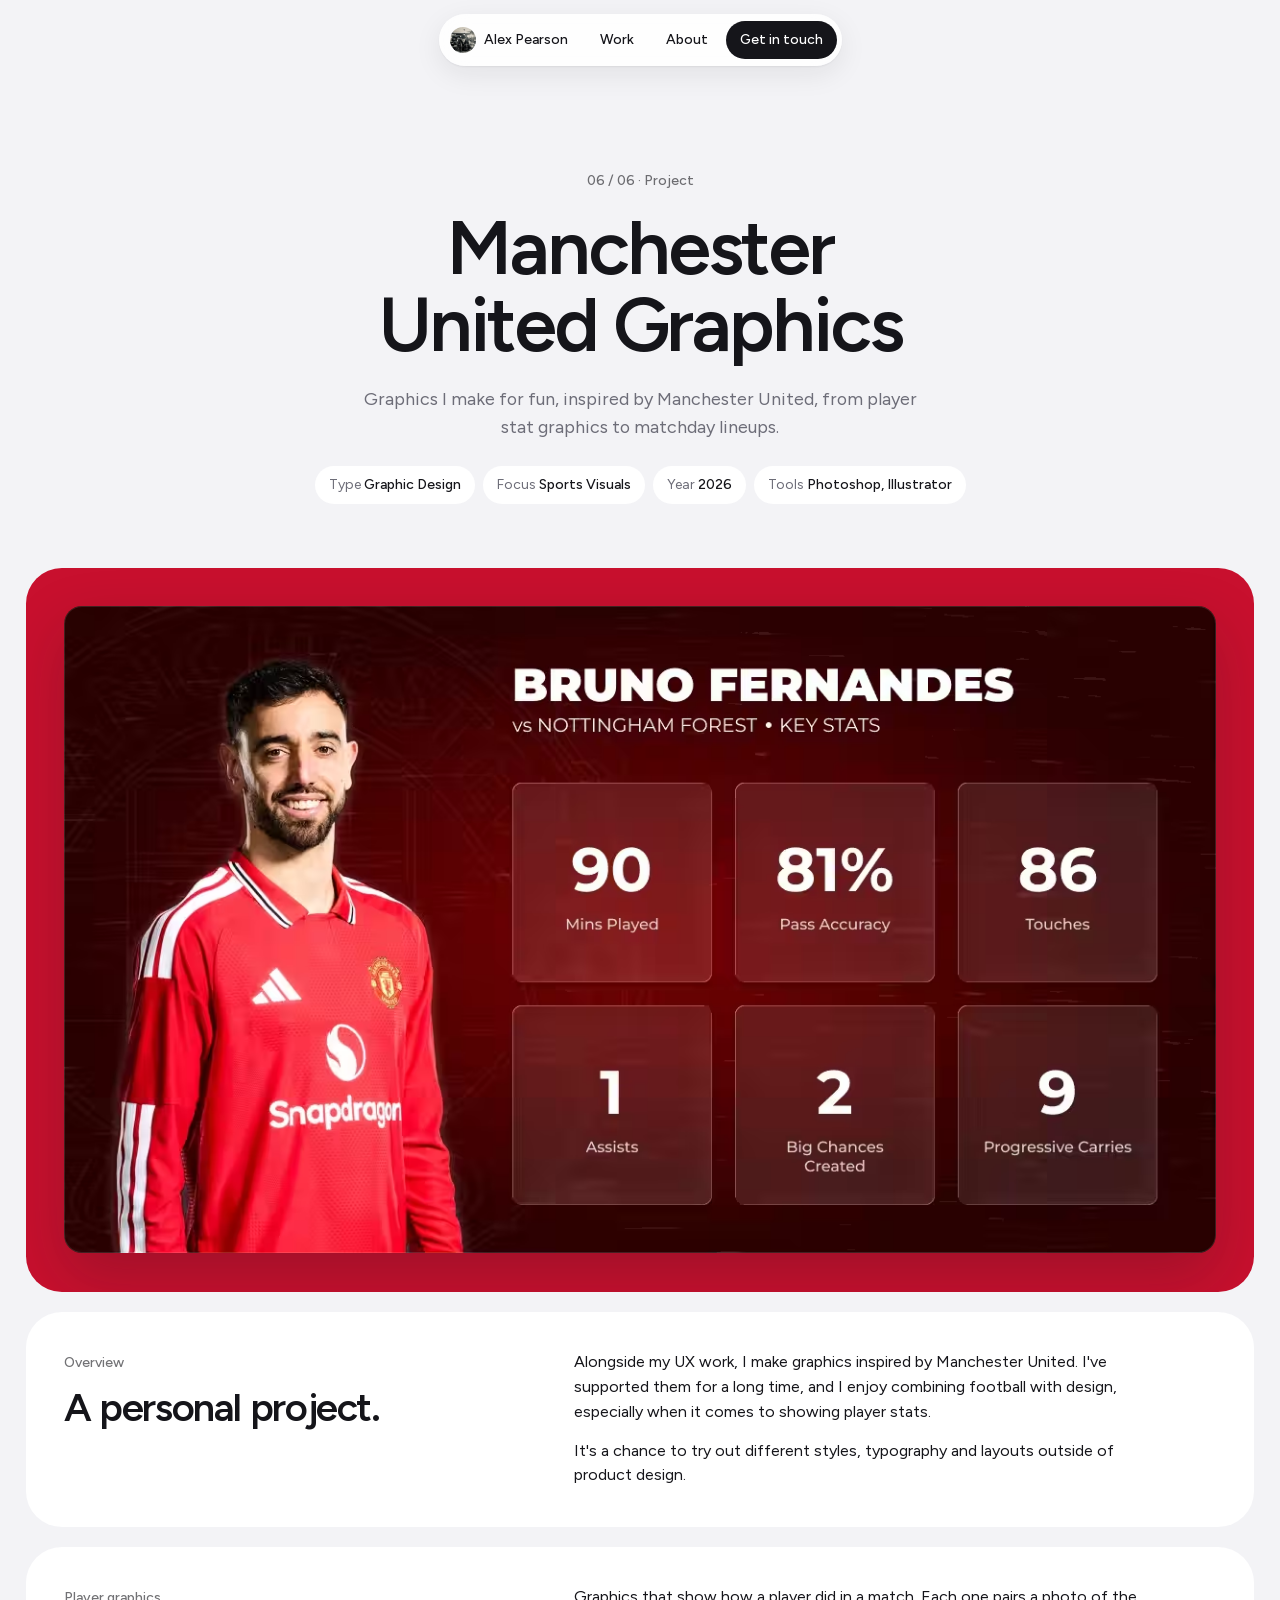
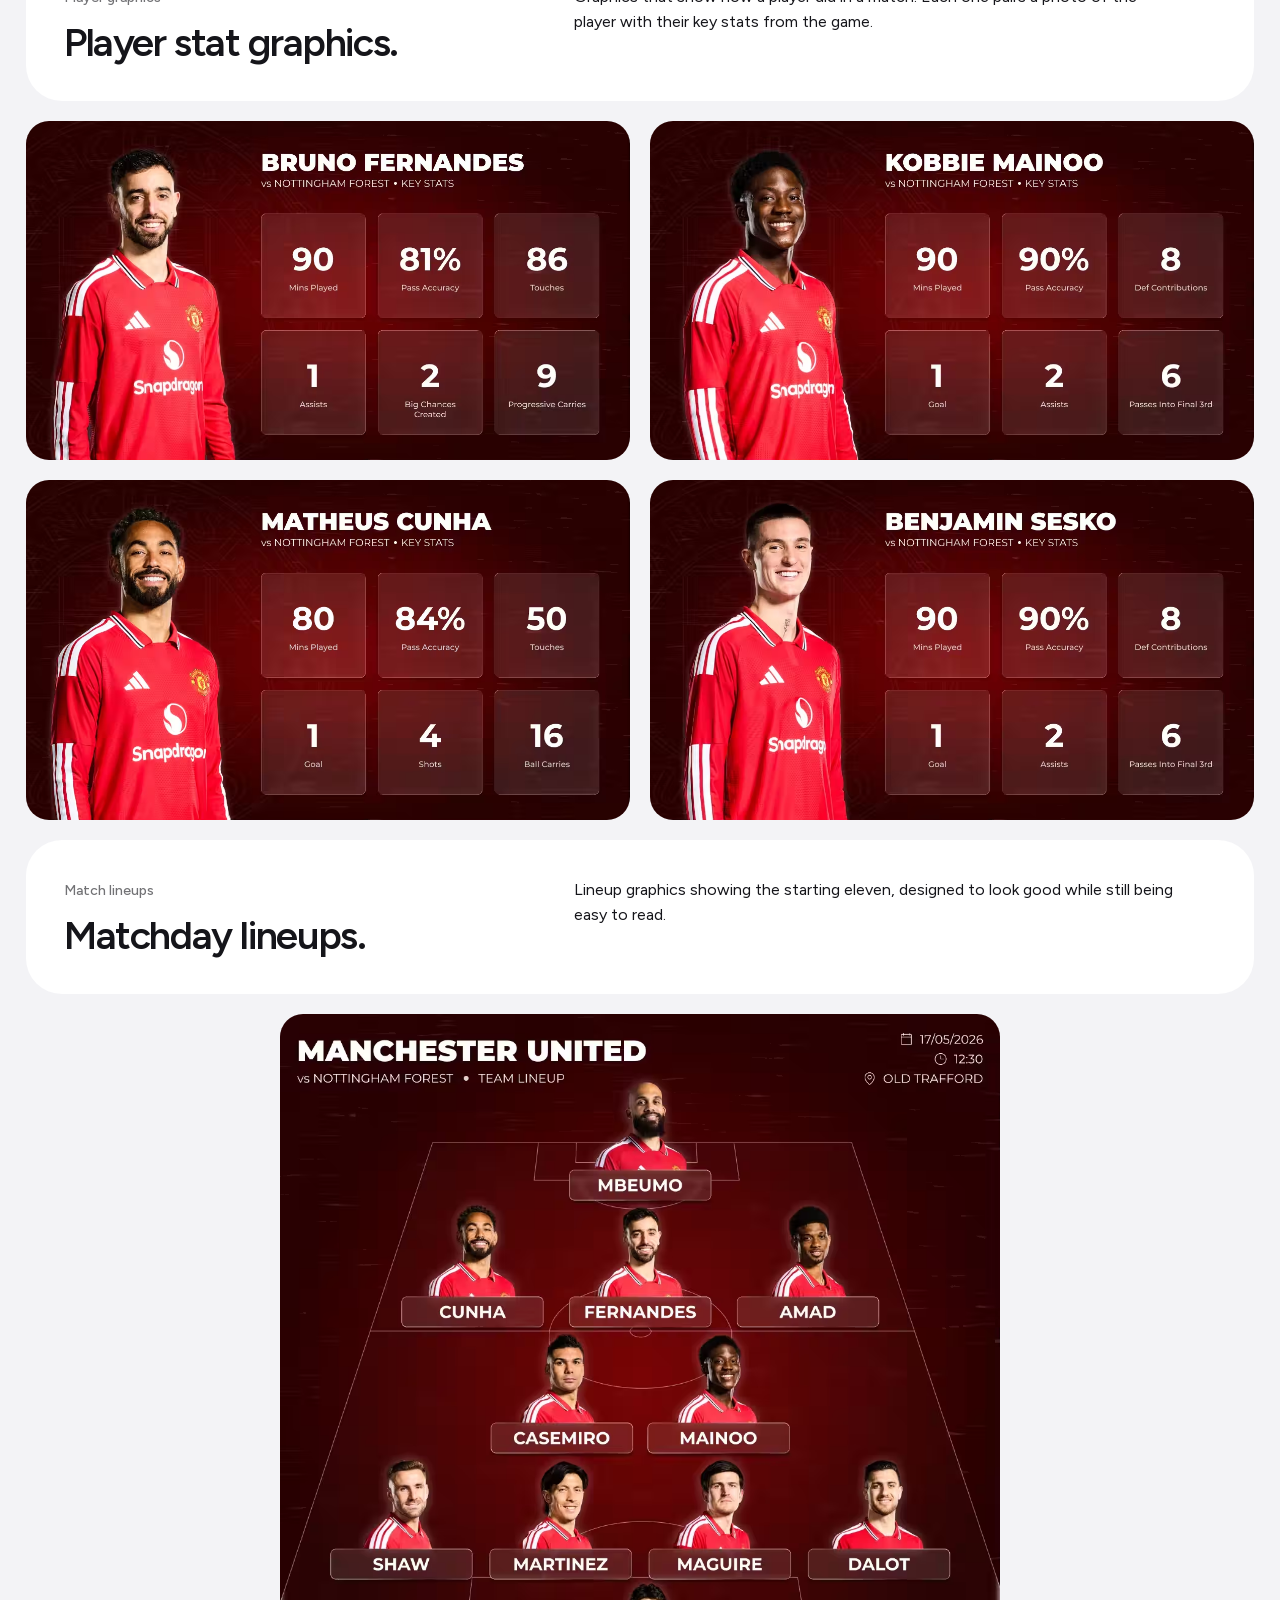
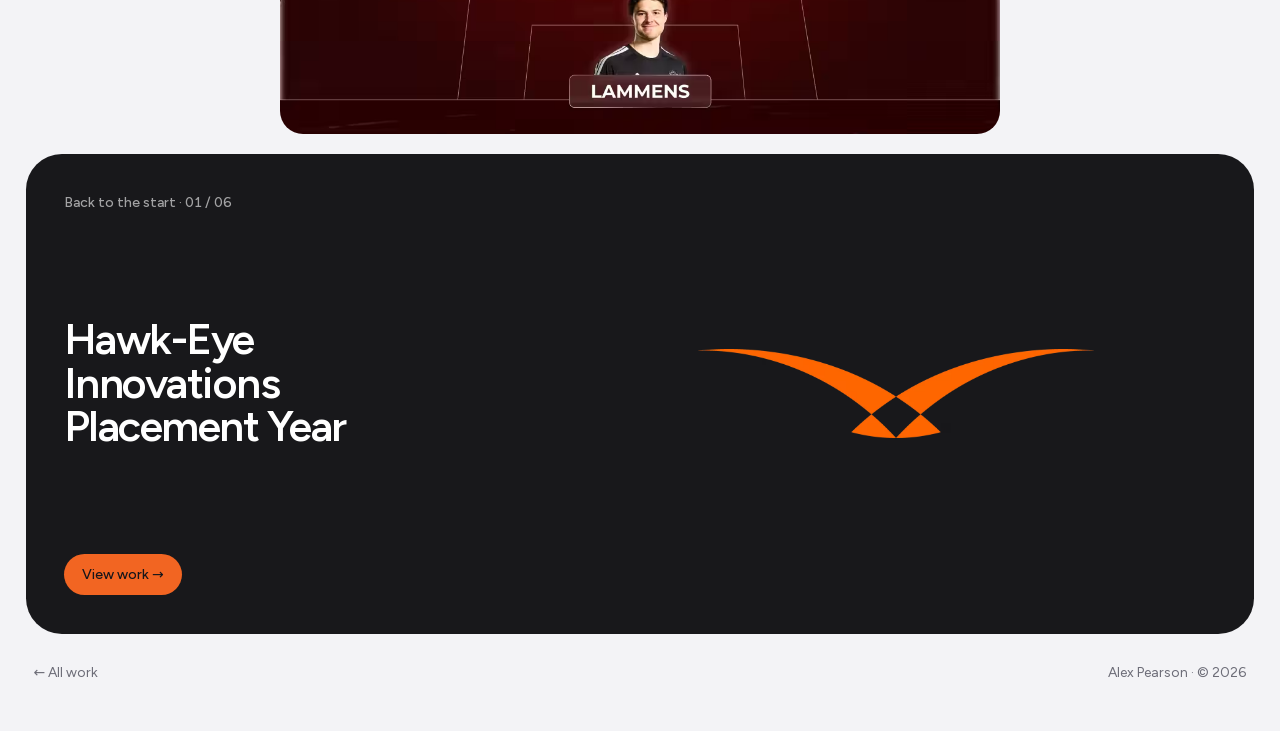
<file: manchester-united.html>
<!DOCTYPE html>
<html lang="en">
<head>
  <meta charset="UTF-8" />
  <meta name="viewport" content="width=device-width, initial-scale=1.0" />
  <title>Manchester United Graphics — Alex Pearson</title>
  <meta name="description" content="Project: post-match player stat graphics and matchday lineup cards inspired by Manchester United." />
  <link rel="preload" href="fonts/figtree-latin.woff2" as="font" type="font/woff2" crossorigin />
  <link rel="stylesheet" href="styles.css?v=4" />
  <script type="speculationrules">
    {"prerender": [{"where": {"href_matches": "/*"}, "eagerness": "moderate"}]}
  </script>
</head>
<body>

  <!-- NAV -->
  <nav class="dock">
    <a class="me" href="index.html"><img src="Profile-avatar.jpg" width="26" height="26" alt="" />Alex Pearson</a>
    <a href="index.html#work">Work</a>
    <a href="index.html#about">About</a>
    <a class="go" href="index.html#about">Get in touch</a>
  </nav>

  <header class="hero case">
    <span class="label">06 / 06 · Project</span>
    <h1>Manchester United Graphics</h1>
    <p>Graphics I make for fun, inspired by Manchester United, from player stat graphics to matchday lineups.</p>
    <div class="pills">
      <span class="pill"><span class="grey">Type</span> <b>Graphic Design</b></span>
      <span class="pill"><span class="grey">Focus</span> <b>Sports Visuals</b></span>
      <span class="pill"><span class="grey">Year</span> <b>2026</b></span>
      <span class="pill"><span class="grey">Tools</span> <b>Photoshop, Illustrator</b></span>
    </div>
  </header>

  <main class="wrap">

    <div class="card dark showcase-wide fit" style="--tint: var(--united);">
      <picture><source srcset="Manchester%20united%20graphics/__Graphics%202026/Bruno%20Home%20Kit.avif" type="image/avif" /><img fetchpriority="high" src="Manchester%20united%20graphics/__Graphics%202026/Bruno%20Home%20Kit.jpg" width="1200" height="675" alt="Bruno Fernandes post-match stat graphic" /></picture>
    </div>

    <!-- OVERVIEW -->
    <section class="card read">
      <div>
        <span class="label">Overview</span>
        <h2>A personal project.</h2>
      </div>
      <div class="body">
        <p>Alongside my UX work, I make graphics inspired by Manchester United. I've supported them for a long time, and I enjoy combining football with design, especially when it comes to showing player stats.</p>
        <p>It's a chance to try out different styles, typography and layouts outside of product design.</p>
      </div>
    </section>

    <!-- PLAYER GRAPHICS -->
    <section class="card read">
      <div>
        <span class="label">Player graphics</span>
        <h2>Player stat graphics.</h2>
      </div>
      <div class="body">
        <p>Graphics that show how a player did in a match. Each one pairs a photo of the player with their key stats from the game.</p>
      </div>
    </section>

    <!-- PLAYER GRAPHIC IMAGES -->
    <section class="frames" aria-label="Player stat graphics">
      <picture><source srcset="Manchester%20united%20graphics/__Graphics%202026/Bruno%20Home%20Kit.avif" type="image/avif" /><img loading="lazy" decoding="async" src="Manchester%20united%20graphics/__Graphics%202026/Bruno%20Home%20Kit.jpg" width="1200" height="675" alt="Bruno Fernandes Home Kit" /></picture>
      <picture><source srcset="Manchester%20united%20graphics/__Graphics%202026/Mainoo%20Home%20Kit.avif" type="image/avif" /><img loading="lazy" decoding="async" src="Manchester%20united%20graphics/__Graphics%202026/Mainoo%20Home%20Kit.jpg" width="1200" height="675" alt="Kobbie Mainoo Home Kit" /></picture>
      <picture><source srcset="Manchester%20united%20graphics/__Graphics%202026/Cunha%20Home%20Kit.avif" type="image/avif" /><img loading="lazy" decoding="async" src="Manchester%20united%20graphics/__Graphics%202026/Cunha%20Home%20Kit.jpg" width="1200" height="675" alt="Matheus Cunha Home Kit" /></picture>
      <picture><source srcset="Manchester%20united%20graphics/__Graphics%202026/__Graphics%202026/Sesko%20Home%20Kit.avif" type="image/avif" /><img loading="lazy" decoding="async" src="Manchester%20united%20graphics/__Graphics%202026/__Graphics%202026/Sesko%20Home%20Kit.jpg" width="1200" height="675" alt="Benjamin Sesko Home Kit" /></picture>
    </section>

    <!-- LINEUPS -->
    <section class="card read">
      <div>
        <span class="label">Match lineups</span>
        <h2>Matchday lineups.</h2>
      </div>
      <div class="body">
        <p>Lineup graphics showing the starting eleven, designed to look good while still being easy to read.</p>
      </div>
    </section>

    <!-- LINEUP IMAGE -->
    <section class="frames narrow" aria-label="Lineup graphic">
      <picture><source srcset="Manchester%20united%20graphics/__Lineups%202026/Lineup%20graphic.avif" type="image/avif" /><img loading="lazy" decoding="async" src="Manchester%20united%20graphics/__Lineups%202026/Lineup%20graphic.jpg" width="1176" height="1176" alt="Manchester United Lineup Graphic" /></picture>
    </section>

    <!-- NEXT PROJECT -->
    <a class="card dark next" style="--tint: var(--hawkeye); --accent: var(--hawkeye-accent); --on-accent: var(--ink);" href="hawk-eye.html">
      <div class="next-text">
        <span class="label">Back to the start · 01 / 06</span>
        <h2>Hawk-Eye Innovations Placement Year</h2>
        <span class="more">View work →</span>
      </div>
      <div class="project-media logo"><picture><source srcset="Hawk-eye/hawk-eye-logo.avif" type="image/avif" /><img loading="lazy" decoding="async" src="Hawk-eye/hawk-eye-logo.png" width="1200" height="270" alt="Hawk-Eye Innovations logo" /></picture></div>
    </a>

  </main>

  <footer>
    <a href="index.html#work">← All work</a>
    <span>Alex Pearson · © 2026</span>
  </footer>

</body>
</html>
</file>
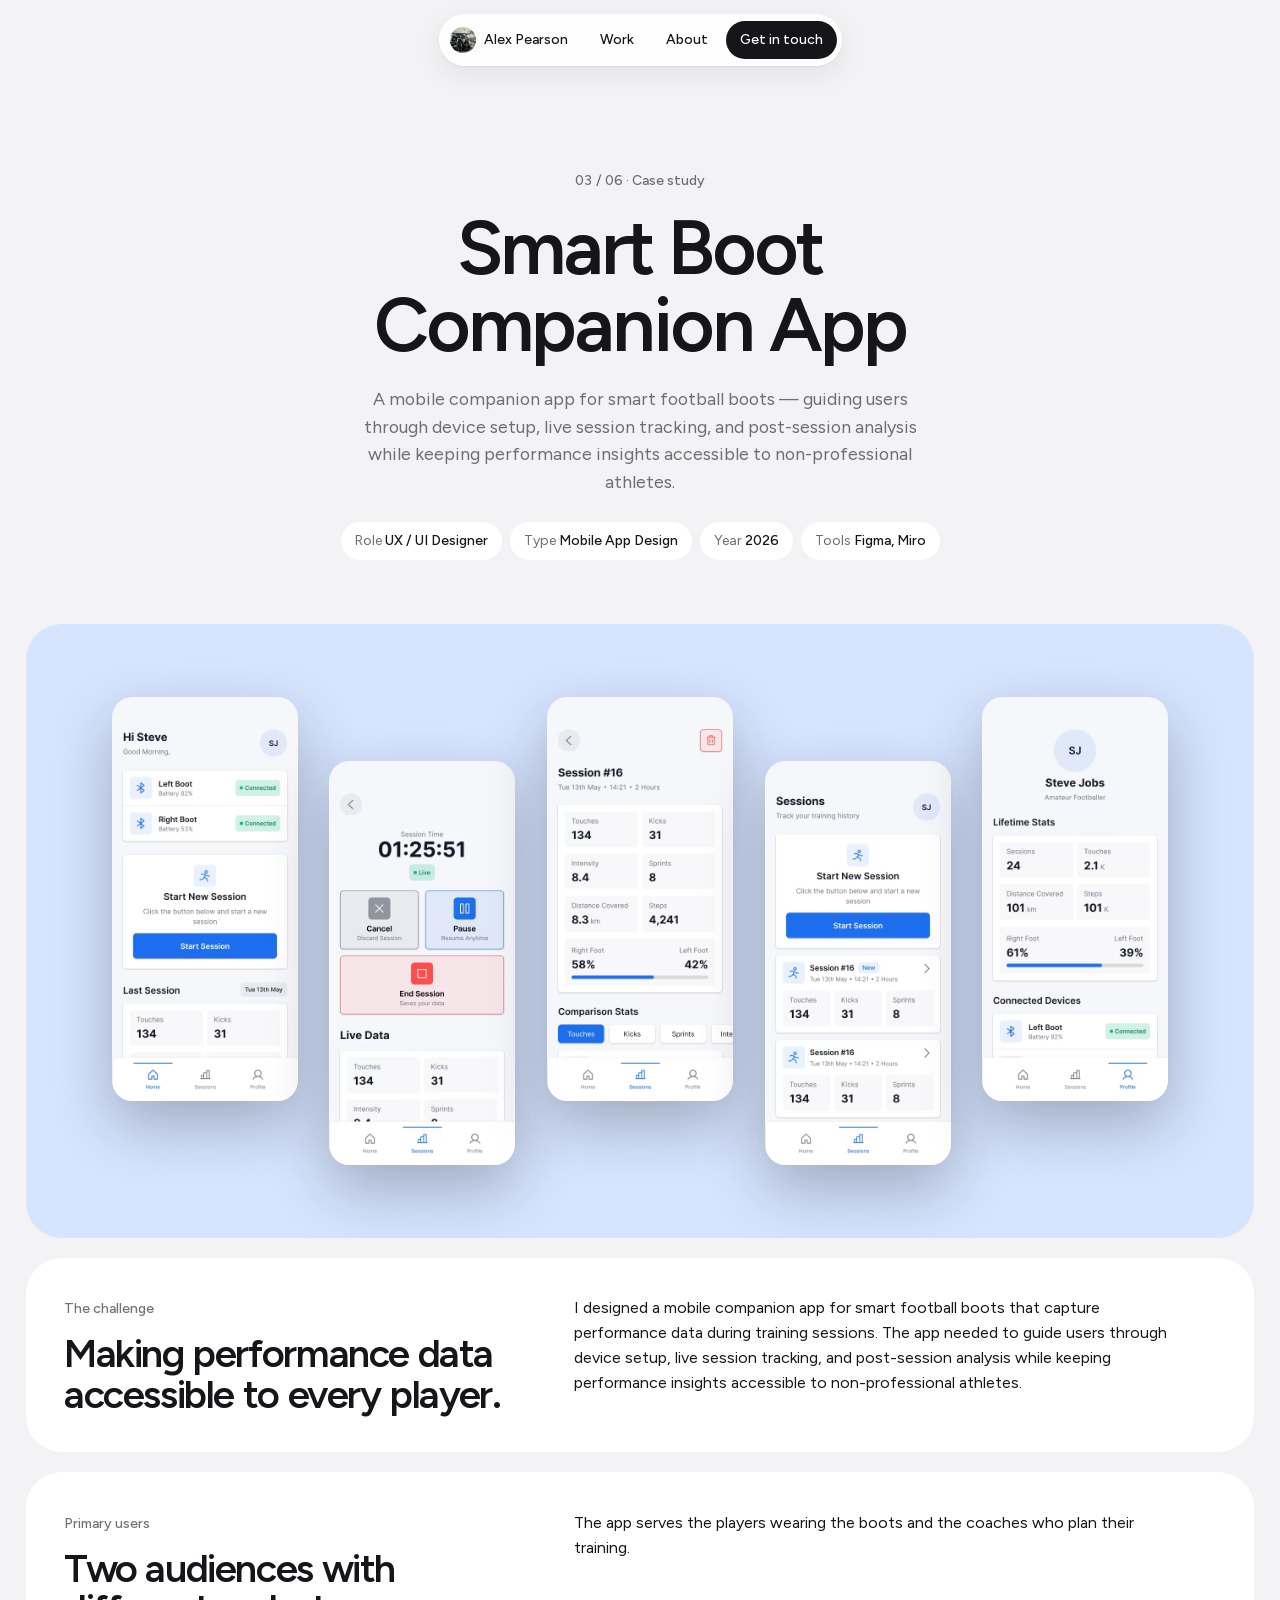
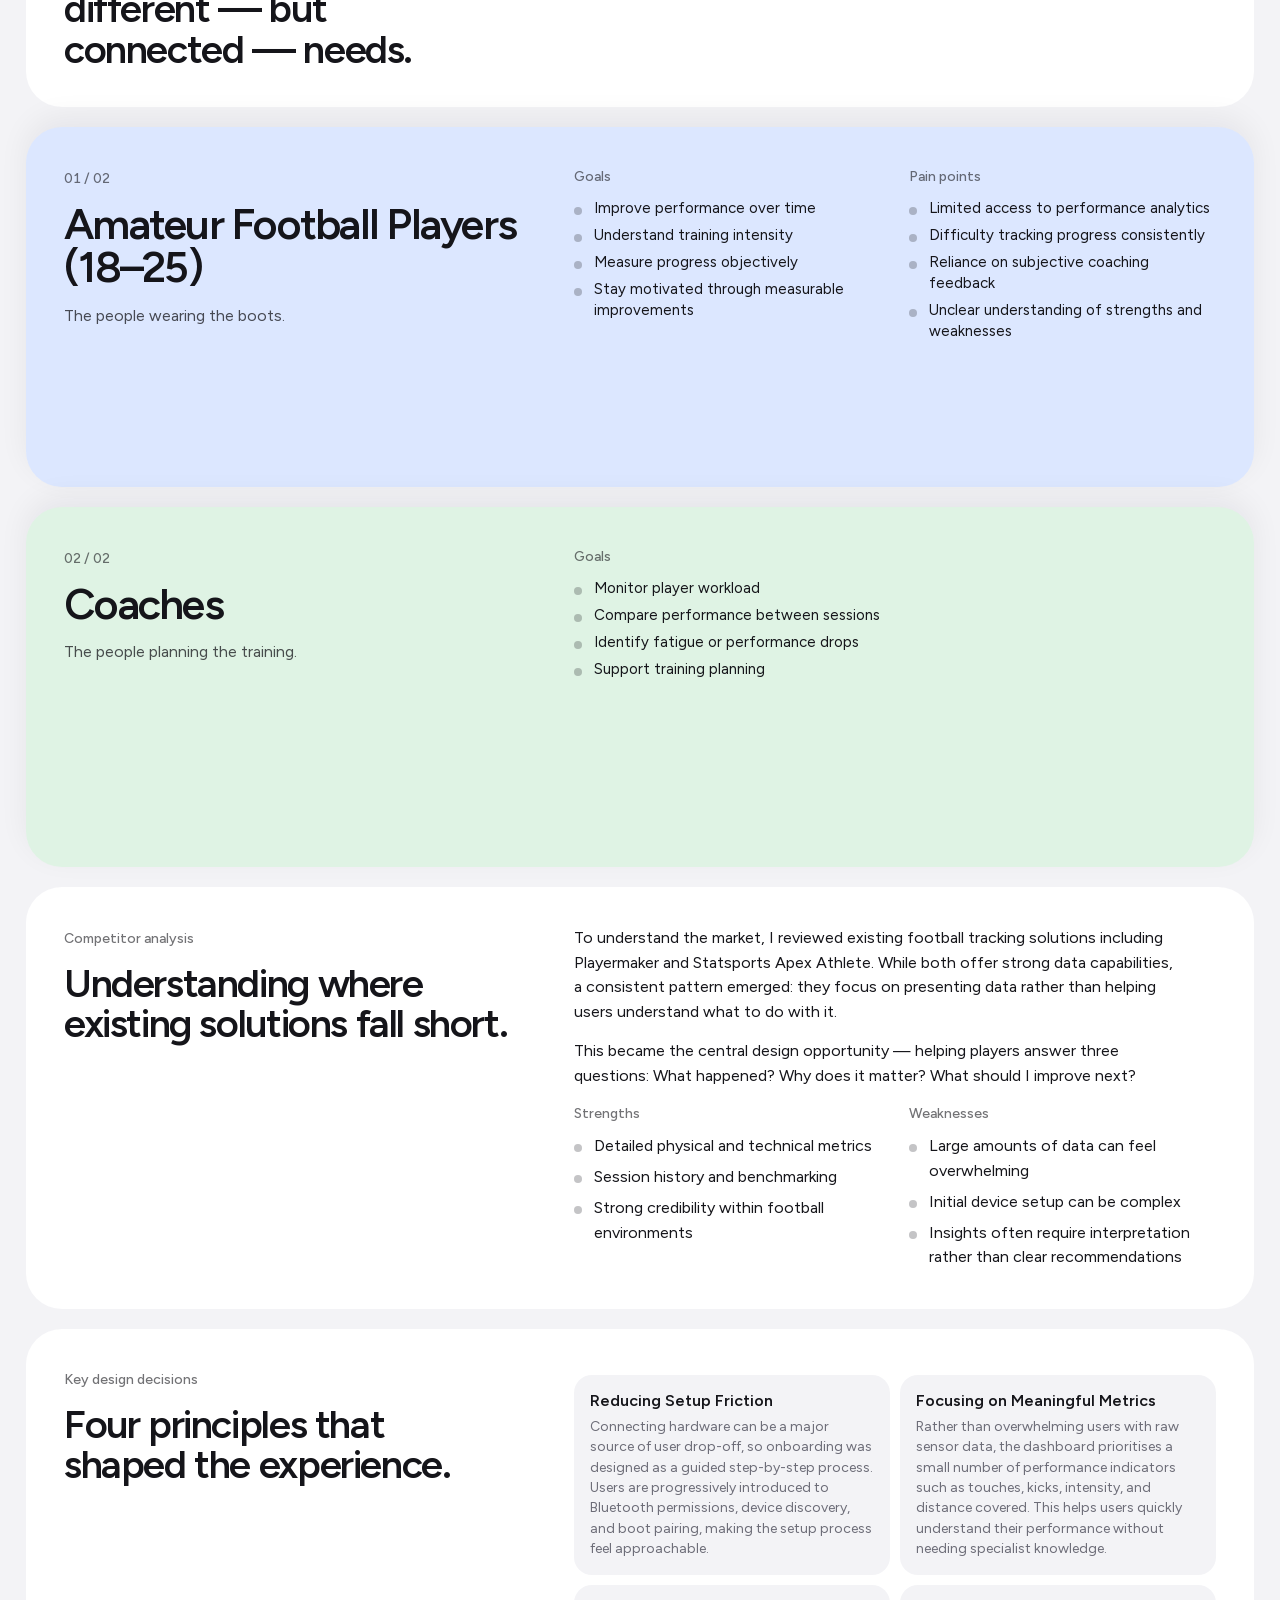
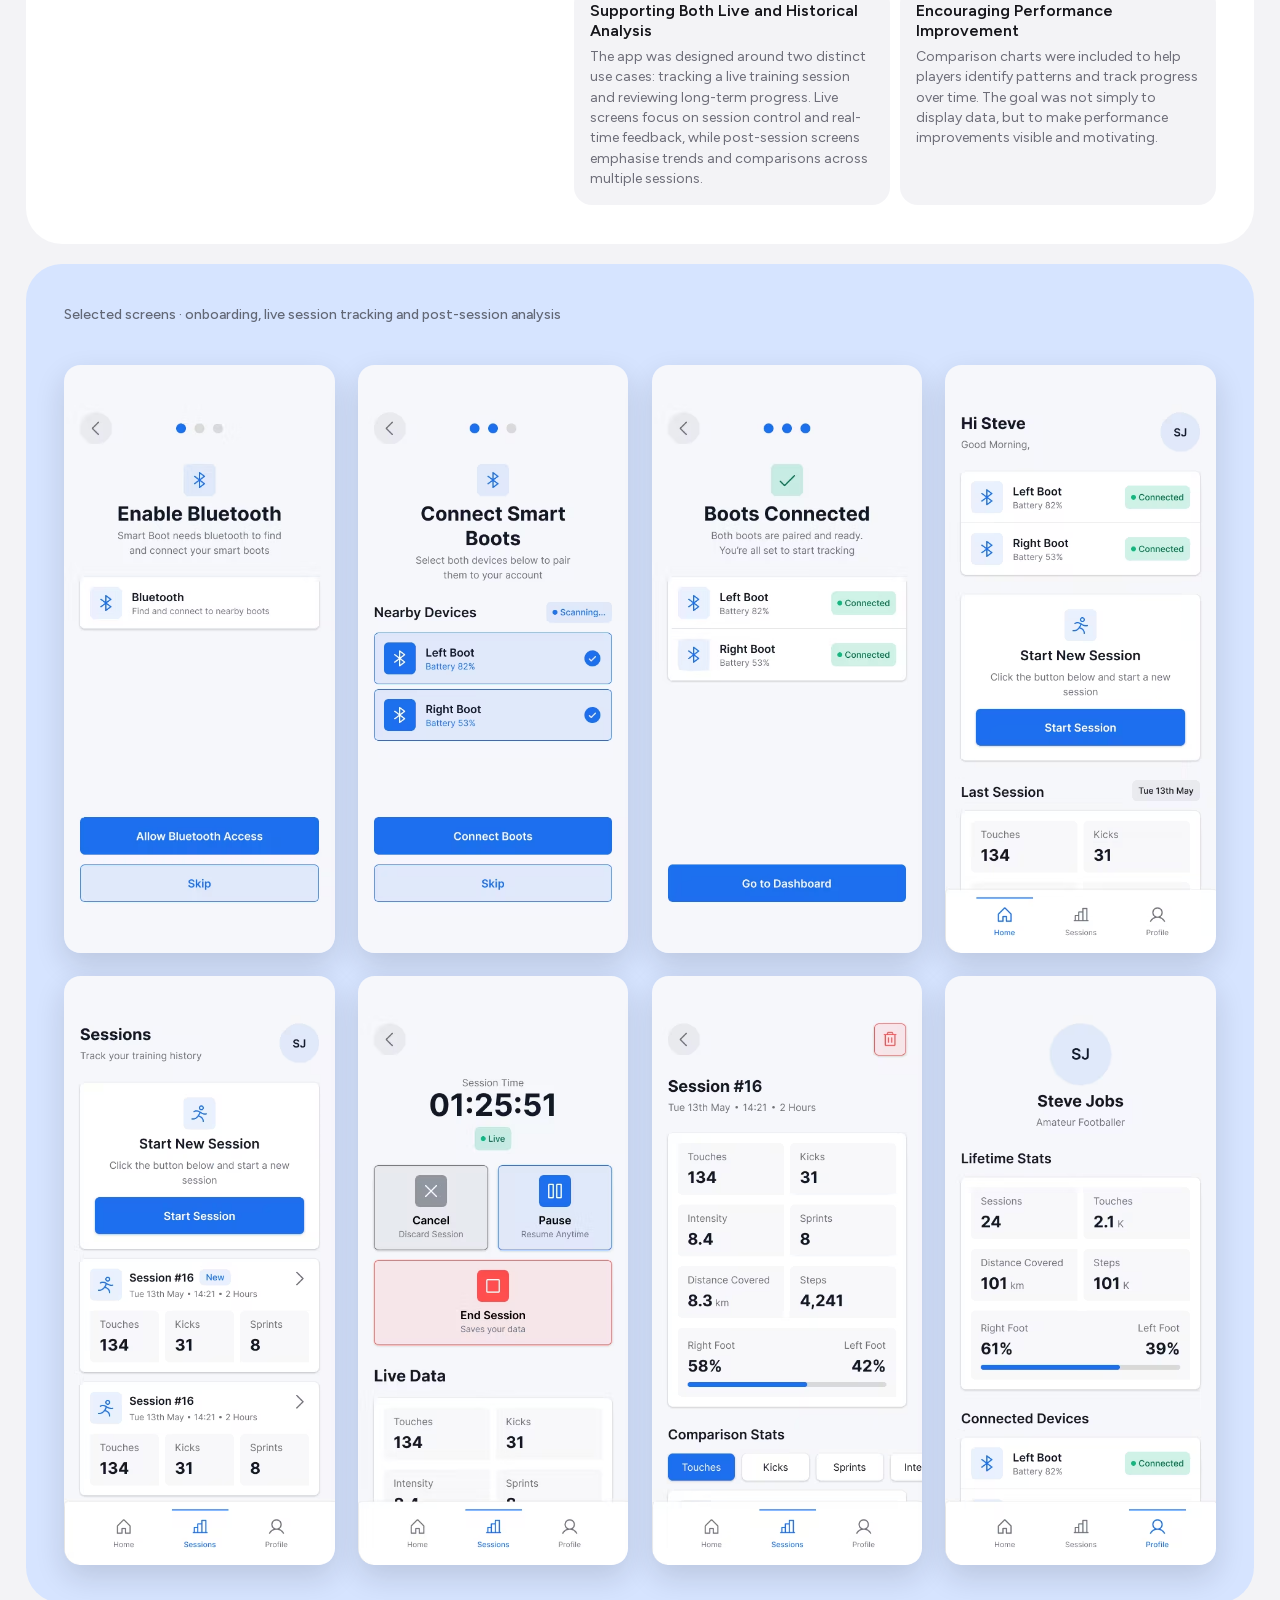
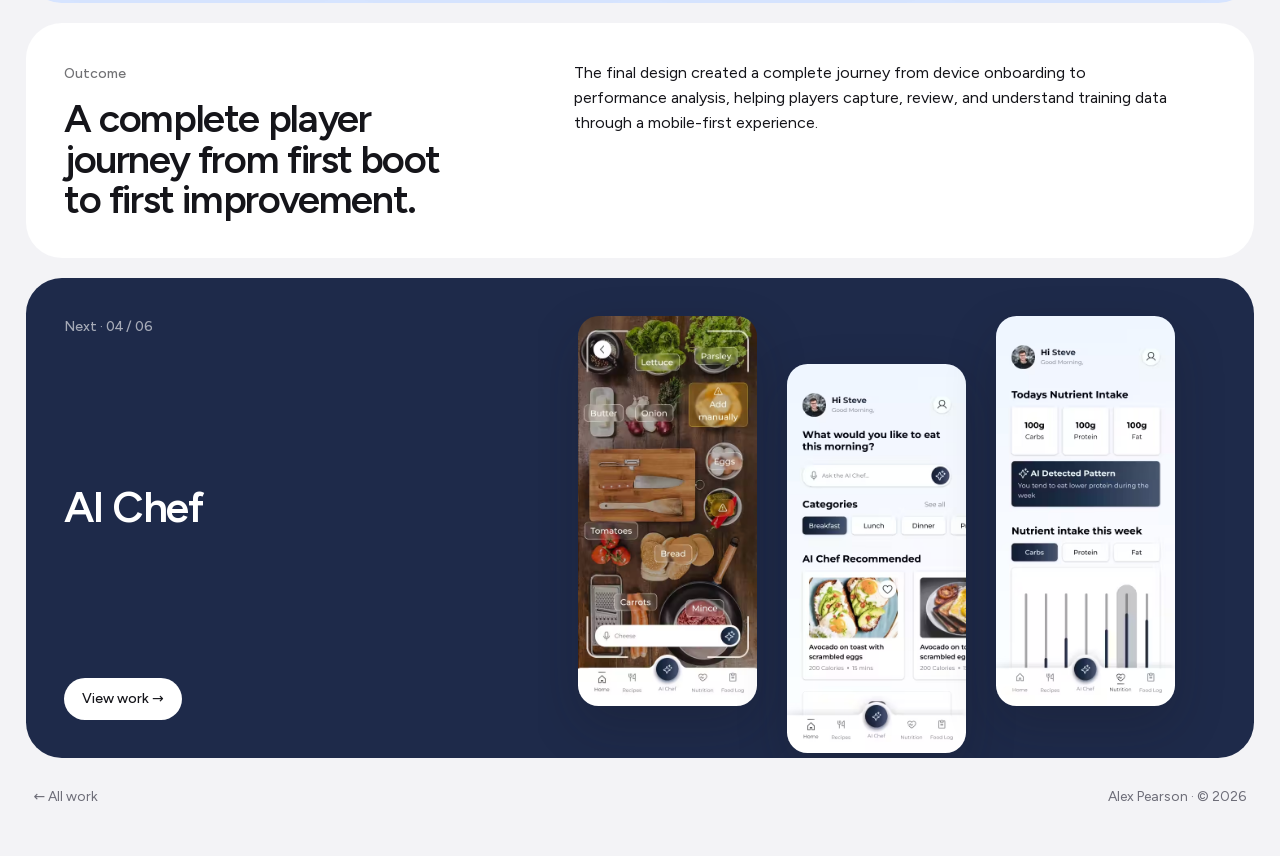
<file: smart-boot.html>
<!DOCTYPE html>
<html lang="en">
<head>
  <meta charset="UTF-8" />
  <meta name="viewport" content="width=device-width, initial-scale=1.0" />
  <title>Smart Boot Companion App — Alex Pearson</title>
  <meta name="description" content="Case study: a mobile companion app for smart football boots, covering setup, live session tracking and analysis." />
  <link rel="preload" href="fonts/figtree-latin.woff2" as="font" type="font/woff2" crossorigin />
  <link rel="stylesheet" href="styles.css?v=4" />
  <script type="speculationrules">
    {"prerender": [{"where": {"href_matches": "/*"}, "eagerness": "moderate"}]}
  </script>
</head>
<body>

  <!-- NAV -->
  <nav class="dock">
    <a class="me" href="index.html"><img src="Profile-avatar.jpg" width="26" height="26" alt="" />Alex Pearson</a>
    <a href="index.html#work">Work</a>
    <a href="index.html#about">About</a>
    <a class="go" href="index.html#about">Get in touch</a>
  </nav>

  <header class="hero case">
    <span class="label">03 / 06 · Case study</span>
    <h1>Smart Boot Companion App</h1>
    <p>A mobile companion app for smart football boots — guiding users through device setup, live session tracking, and post-session analysis while keeping performance insights accessible to non-professional athletes.</p>
    <div class="pills">
      <span class="pill"><span class="grey">Role</span> <b>UX / UI Designer</b></span>
      <span class="pill"><span class="grey">Type</span> <b>Mobile App Design</b></span>
      <span class="pill"><span class="grey">Year</span> <b>2026</b></span>
      <span class="pill"><span class="grey">Tools</span> <b>Figma, Miro</b></span>
    </div>
  </header>

  <main class="wrap">

    <div class="card showcase" style="--tint: var(--smartboot);">
      <picture><source srcset="Smart%20boot%20screes/4.avif" type="image/avif" /><img fetchpriority="high" src="Smart%20boot%20screes/4.png" width="440" height="956" alt="Home screen with connected boots and last session" /></picture>
      <picture><source srcset="Smart%20boot%20screes/6.avif" type="image/avif" /><img src="Smart%20boot%20screes/6.png" width="440" height="956" alt="Live session screen" /></picture>
      <picture><source srcset="Smart%20boot%20screes/7.avif" type="image/avif" /><img src="Smart%20boot%20screes/7.png" width="440" height="956" alt="Session summary screen" /></picture>
      <picture><source srcset="Smart%20boot%20screes/5.avif" type="image/avif" /><img src="Smart%20boot%20screes/5.png" width="440" height="956" alt="Smart Boot screen" /></picture>
      <picture><source srcset="Smart%20boot%20screes/8.avif" type="image/avif" /><img src="Smart%20boot%20screes/8.png" width="440" height="956" alt="Smart Boot screen" /></picture>
    </div>

    <!-- THE CHALLENGE -->
    <section class="card read">
      <div>
        <span class="label">The challenge</span>
        <h2>Making performance data accessible to every player.</h2>
      </div>
      <div class="body">
        <p>I designed a mobile companion app for smart football boots that capture performance data during training sessions. The app needed to guide users through device setup, live session tracking, and post-session analysis while keeping performance insights accessible to non-professional athletes.</p>
      </div>
    </section>

    <!-- PRIMARY USERS -->
    <section class="card read">
      <div>
        <span class="label">Primary users</span>
        <h2>Two audiences with different — but connected — needs.</h2>
      </div>
      <div class="body">
        <p>The app serves the players wearing the boots and the coaches who plan their training.</p>
      </div>
    </section>

    <div class="phases">

      <section class="card phase" style="--i: 0; --tint: var(--sky);">
        <div>
          <span class="label">01 / 02</span>
          <h3 class="long">Amateur Football Players (18–25)</h3>
          <p>The people wearing the boots.</p>
        </div>
        <div class="cols">
          <div>
            <h4>Goals</h4>
            <ul class="list">
              <li>Improve performance over time</li>
              <li>Understand training intensity</li>
              <li>Measure progress objectively</li>
              <li>Stay motivated through measurable improvements</li>
            </ul>
          </div>
          <div>
            <h4>Pain points</h4>
            <ul class="list">
              <li>Limited access to performance analytics</li>
              <li>Difficulty tracking progress consistently</li>
              <li>Reliance on subjective coaching feedback</li>
              <li>Unclear understanding of strengths and weaknesses</li>
            </ul>
          </div>
        </div>
      </section>

      <section class="card phase" style="--i: 1; --tint: var(--mint);">
        <div>
          <span class="label">02 / 02</span>
          <h3 class="long">Coaches</h3>
          <p>The people planning the training.</p>
        </div>
        <div class="cols">
          <div>
            <h4>Goals</h4>
            <ul class="list">
              <li>Monitor player workload</li>
              <li>Compare performance between sessions</li>
              <li>Identify fatigue or performance drops</li>
              <li>Support training planning</li>
            </ul>
          </div>
        </div>
      </section>

    </div>

    <!-- COMPETITOR ANALYSIS -->
    <section class="card read">
      <div>
        <span class="label">Competitor analysis</span>
        <h2>Understanding where existing solutions fall short.</h2>
      </div>
      <div class="body">
        <p>To understand the market, I reviewed existing football tracking solutions including Playermaker and Statsports Apex Athlete. While both offer strong data capabilities, a consistent pattern emerged: they focus on presenting data rather than helping users understand what to do with it.</p>
        <p>This became the central design opportunity — helping players answer three questions: What happened? Why does it matter? What should I improve next?</p>
        <div class="cols">
          <div>
            <h4>Strengths</h4>
            <ul class="list">
              <li>Detailed physical and technical metrics</li>
              <li>Session history and benchmarking</li>
              <li>Strong credibility within football environments</li>
            </ul>
          </div>
          <div>
            <h4>Weaknesses</h4>
            <ul class="list">
              <li>Large amounts of data can feel overwhelming</li>
              <li>Initial device setup can be complex</li>
              <li>Insights often require interpretation rather than clear recommendations</li>
            </ul>
          </div>
        </div>
      </div>
    </section>

    <!-- KEY DESIGN DECISIONS -->
    <section class="card read">
      <div>
        <span class="label">Key design decisions</span>
        <h2>Four principles that shaped the experience.</h2>
      </div>
      <div class="body">
        <div class="tiles">
          <div><b>Reducing Setup Friction</b><span>Connecting hardware can be a major source of user drop-off, so onboarding was designed as a guided step-by-step process. Users are progressively introduced to Bluetooth permissions, device discovery, and boot pairing, making the setup process feel approachable.</span></div>
          <div><b>Focusing on Meaningful Metrics</b><span>Rather than overwhelming users with raw sensor data, the dashboard prioritises a small number of performance indicators such as touches, kicks, intensity, and distance covered. This helps users quickly understand their performance without needing specialist knowledge.</span></div>
          <div><b>Supporting Both Live and Historical Analysis</b><span>The app was designed around two distinct use cases: tracking a live training session and reviewing long-term progress. Live screens focus on session control and real-time feedback, while post-session screens emphasise trends and comparisons across multiple sessions.</span></div>
          <div><b>Encouraging Performance Improvement</b><span>Comparison charts were included to help players identify patterns and track progress over time. The goal was not simply to display data, but to make performance improvements visible and motivating.</span></div>
        </div>
      </div>
    </section>

    <!-- APP SCREENS -->
    <section class="card" style="--tint: var(--smartboot);">
      <div class="caption"><span class="label">Selected screens · onboarding, live session tracking and post-session analysis</span></div>
      <div class="screens" style="--cols: 4;">
        <picture><source srcset="Smart%20boot%20screes/1.avif" type="image/avif" /><img loading="lazy" decoding="async" src="Smart%20boot%20screes/1.png" width="440" height="956" alt="Smart Boot screen 1" /></picture>
        <picture><source srcset="Smart%20boot%20screes/2.avif" type="image/avif" /><img loading="lazy" decoding="async" src="Smart%20boot%20screes/2.png" width="440" height="956" alt="Smart Boot screen 2" /></picture>
        <picture><source srcset="Smart%20boot%20screes/3.avif" type="image/avif" /><img loading="lazy" decoding="async" src="Smart%20boot%20screes/3.png" width="440" height="956" alt="Smart Boot screen 3" /></picture>
        <picture><source srcset="Smart%20boot%20screes/4.avif" type="image/avif" /><img loading="lazy" decoding="async" src="Smart%20boot%20screes/4.png" width="440" height="956" alt="Smart Boot screen 4" /></picture>
        <picture><source srcset="Smart%20boot%20screes/5.avif" type="image/avif" /><img loading="lazy" decoding="async" src="Smart%20boot%20screes/5.png" width="440" height="956" alt="Smart Boot screen 5" /></picture>
        <picture><source srcset="Smart%20boot%20screes/6.avif" type="image/avif" /><img loading="lazy" decoding="async" src="Smart%20boot%20screes/6.png" width="440" height="956" alt="Smart Boot screen 6" /></picture>
        <picture><source srcset="Smart%20boot%20screes/7.avif" type="image/avif" /><img loading="lazy" decoding="async" src="Smart%20boot%20screes/7.png" width="440" height="956" alt="Smart Boot screen 7" /></picture>
        <picture><source srcset="Smart%20boot%20screes/8.avif" type="image/avif" /><img loading="lazy" decoding="async" src="Smart%20boot%20screes/8.png" width="440" height="956" alt="Smart Boot screen 8" /></picture>
      </div>
    </section>

    <!-- OUTCOME -->
    <section class="card read">
      <div>
        <span class="label">Outcome</span>
        <h2>A complete player journey from first boot to first improvement.</h2>
      </div>
      <div class="body">
        <p>The final design created a complete journey from device onboarding to performance analysis, helping players capture, review, and understand training data through a mobile-first experience.</p>
      </div>
    </section>

    <!-- NEXT PROJECT -->
    <a class="card dark next" style="--tint: var(--aichef);" href="ai-chef.html">
      <div class="next-text">
        <span class="label">Next · 04 / 06</span>
        <h2>AI Chef</h2>
        <span class="more">View work →</span>
      </div>
      <div class="project-media"><div class="phones"><picture><source srcset="AI%20chef/8.avif" type="image/avif" /><img loading="lazy" decoding="async" src="AI%20chef/8.jpg" width="440" height="956" alt="AI Chef ingredient scanner" /></picture><picture><source srcset="AI%20chef/3.avif" type="image/avif" /><img loading="lazy" decoding="async" src="AI%20chef/3.jpg" width="440" height="956" alt="AI Chef home screen" /></picture><picture><source srcset="AI%20chef/5.avif" type="image/avif" /><img loading="lazy" decoding="async" src="AI%20chef/5.jpg" width="440" height="956" alt="AI Chef nutrition screen" /></picture></div></div>
    </a>

  </main>

  <footer>
    <a href="index.html#work">← All work</a>
    <span>Alex Pearson · © 2026</span>
  </footer>

</body>
</html>
</file>
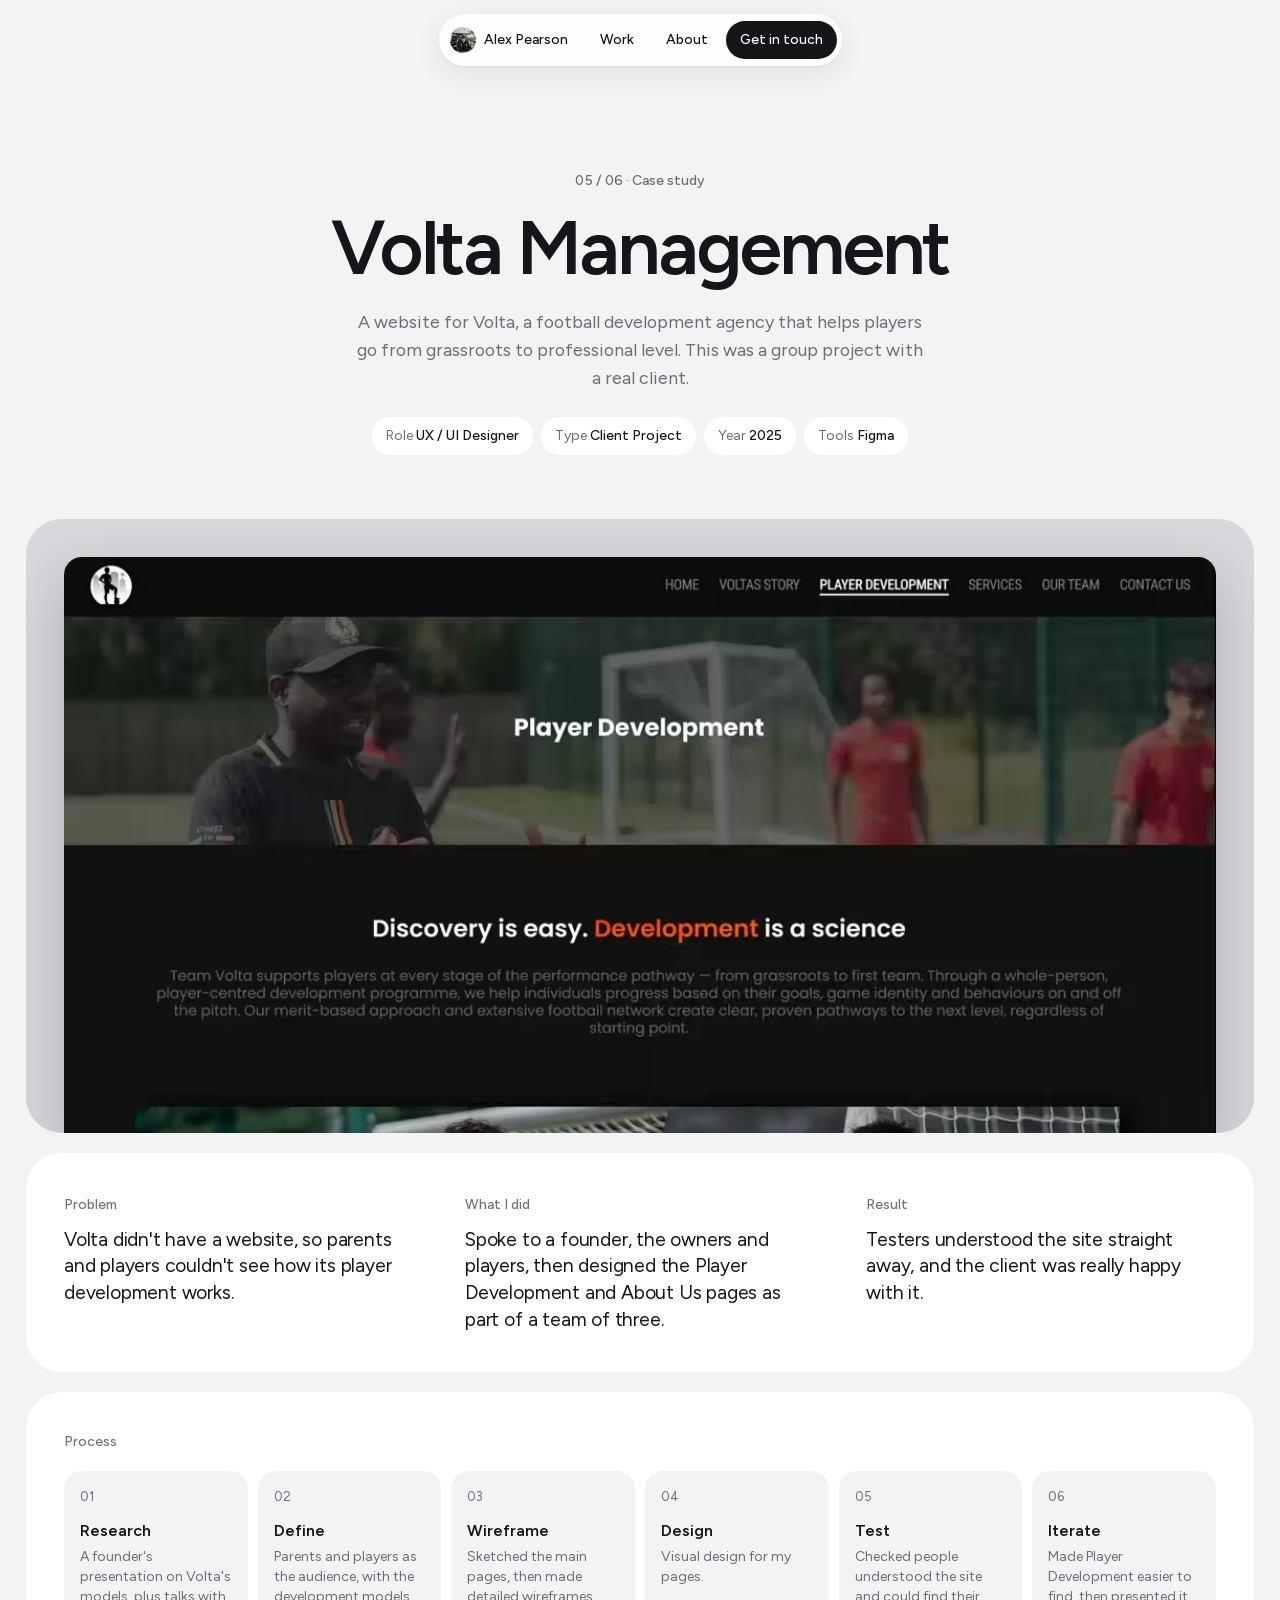
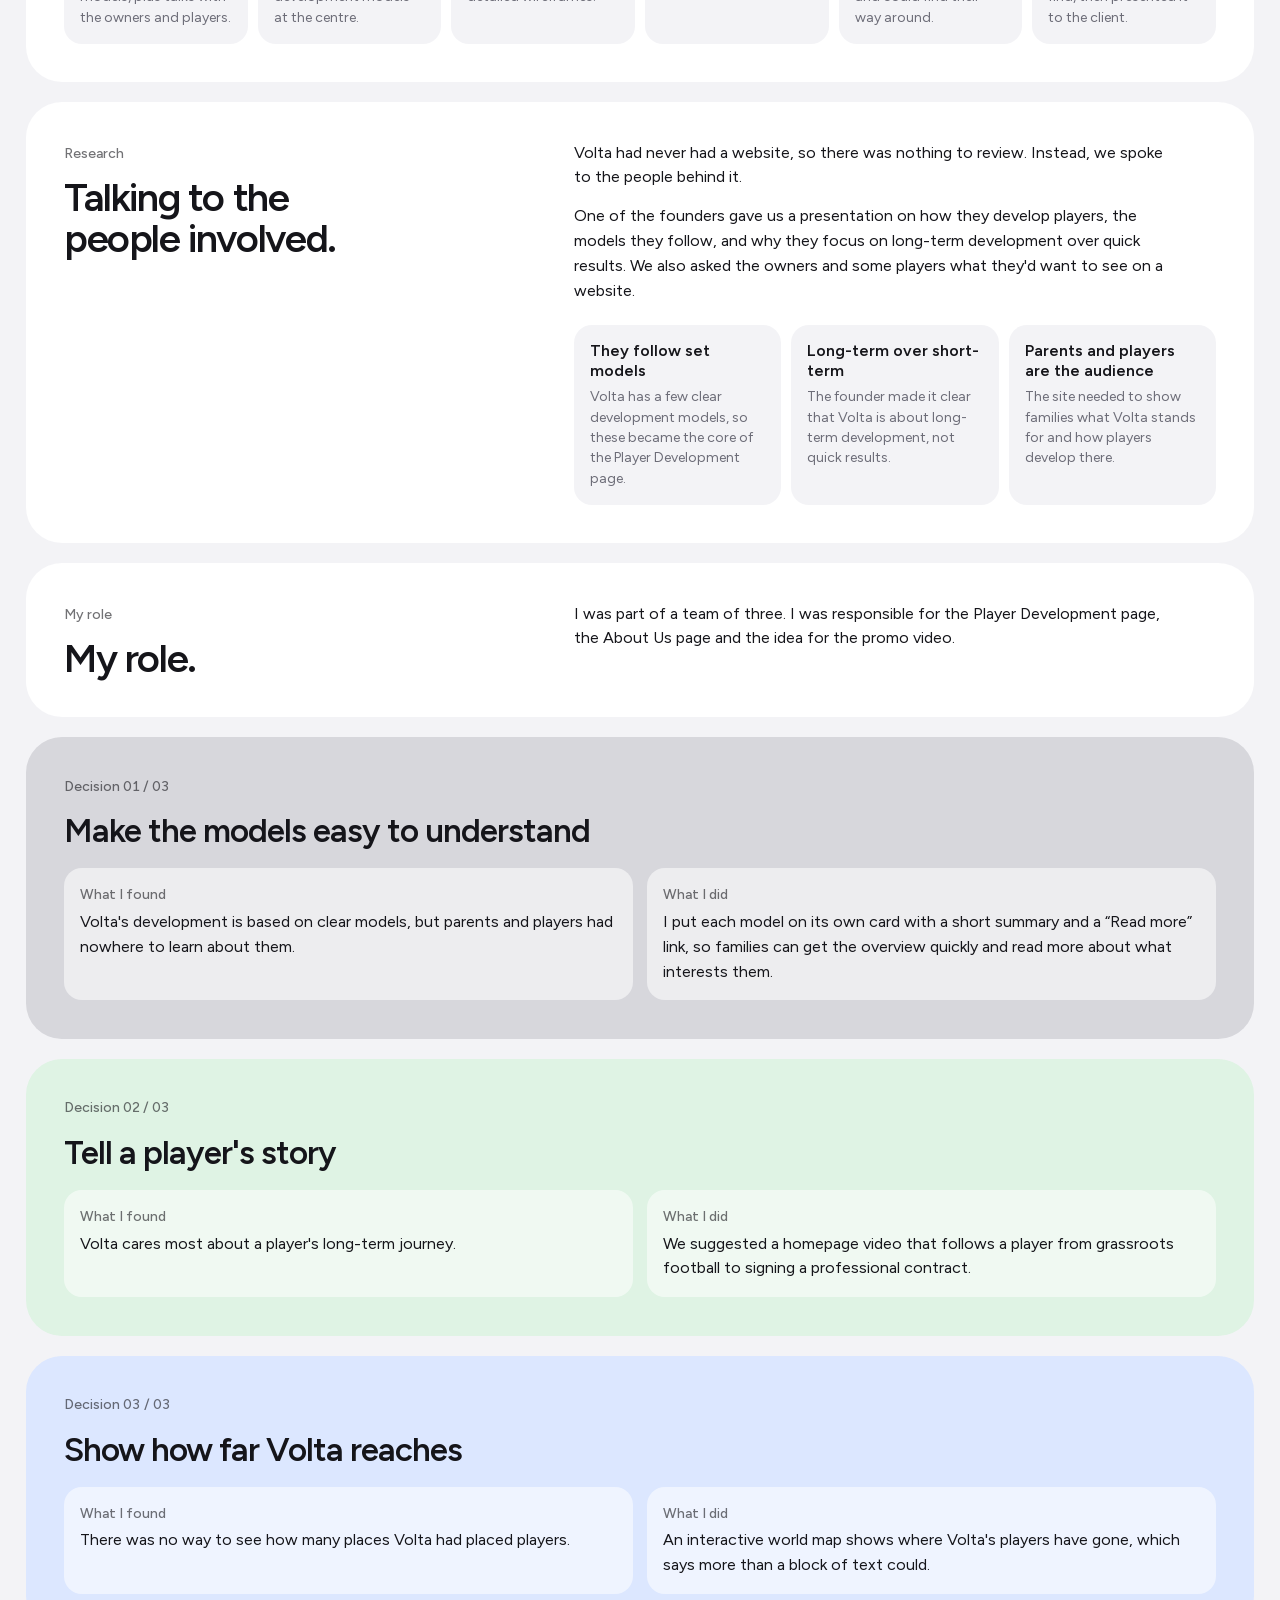
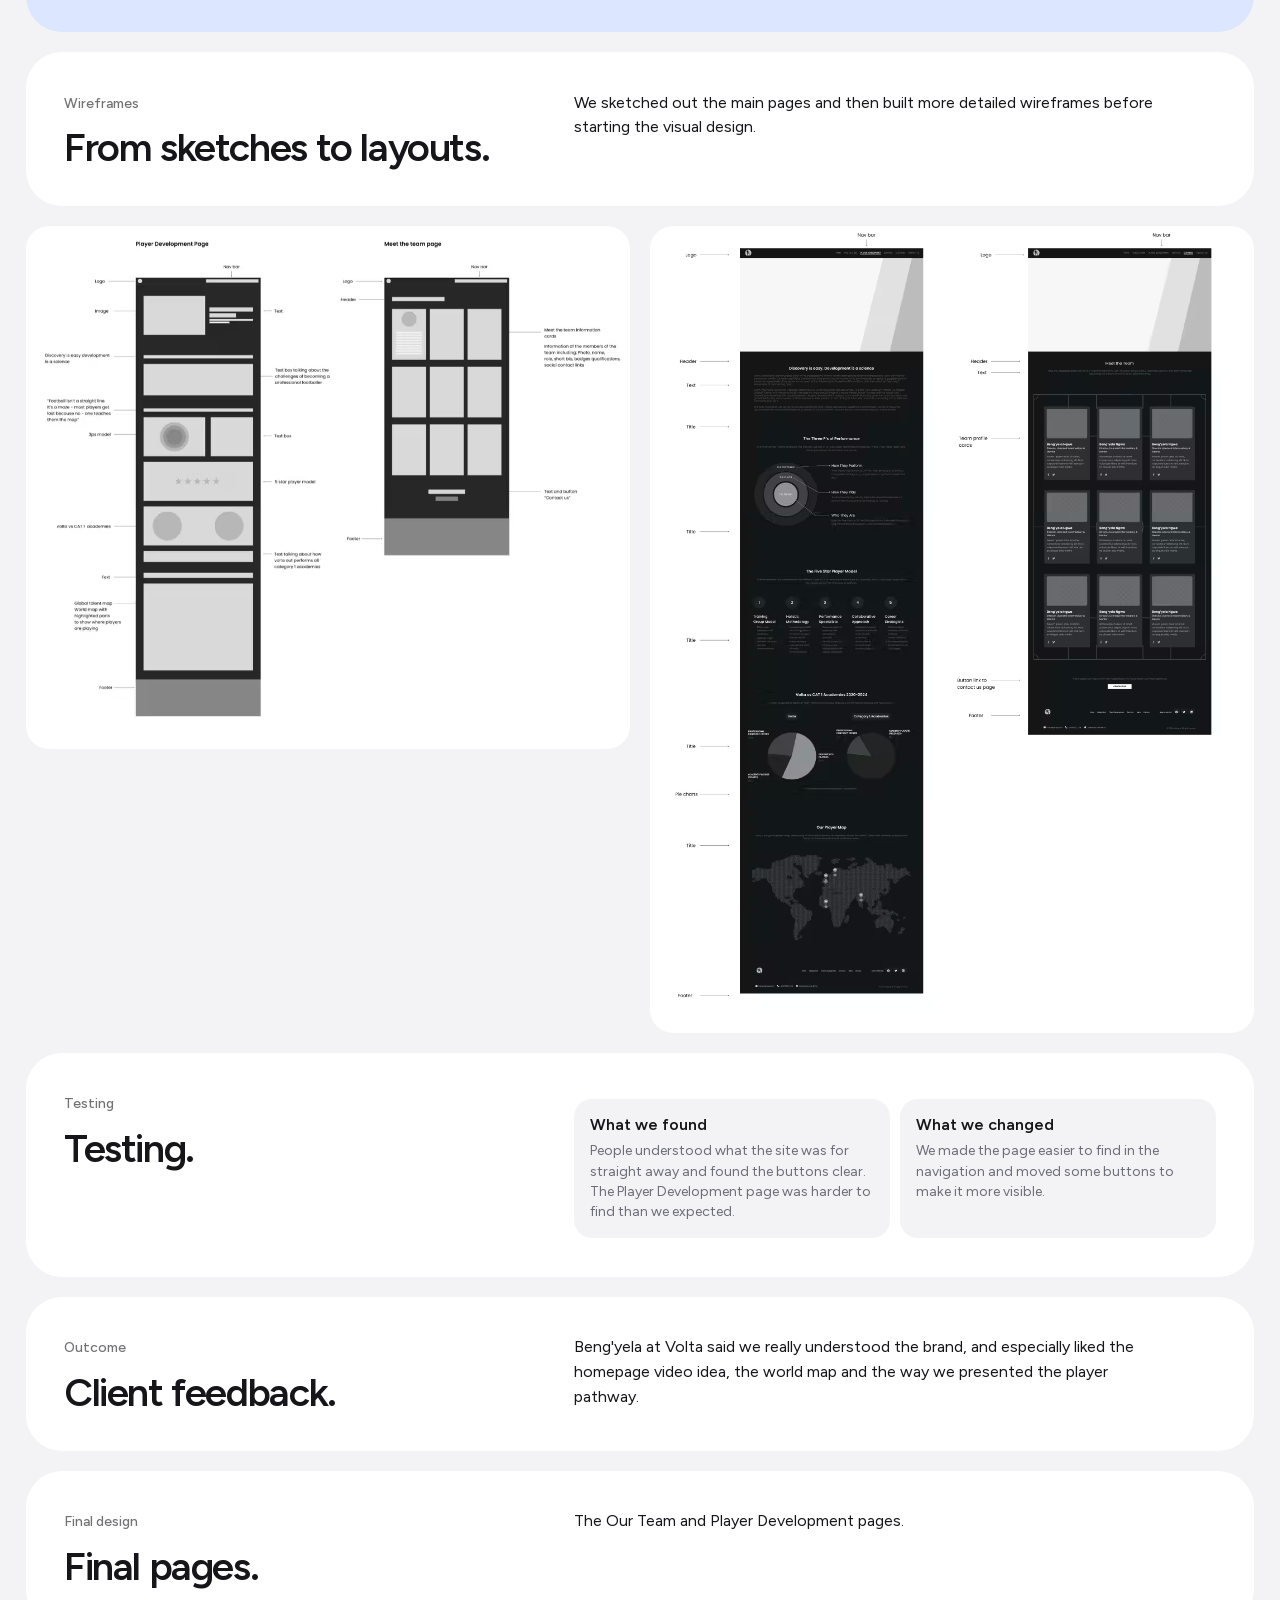
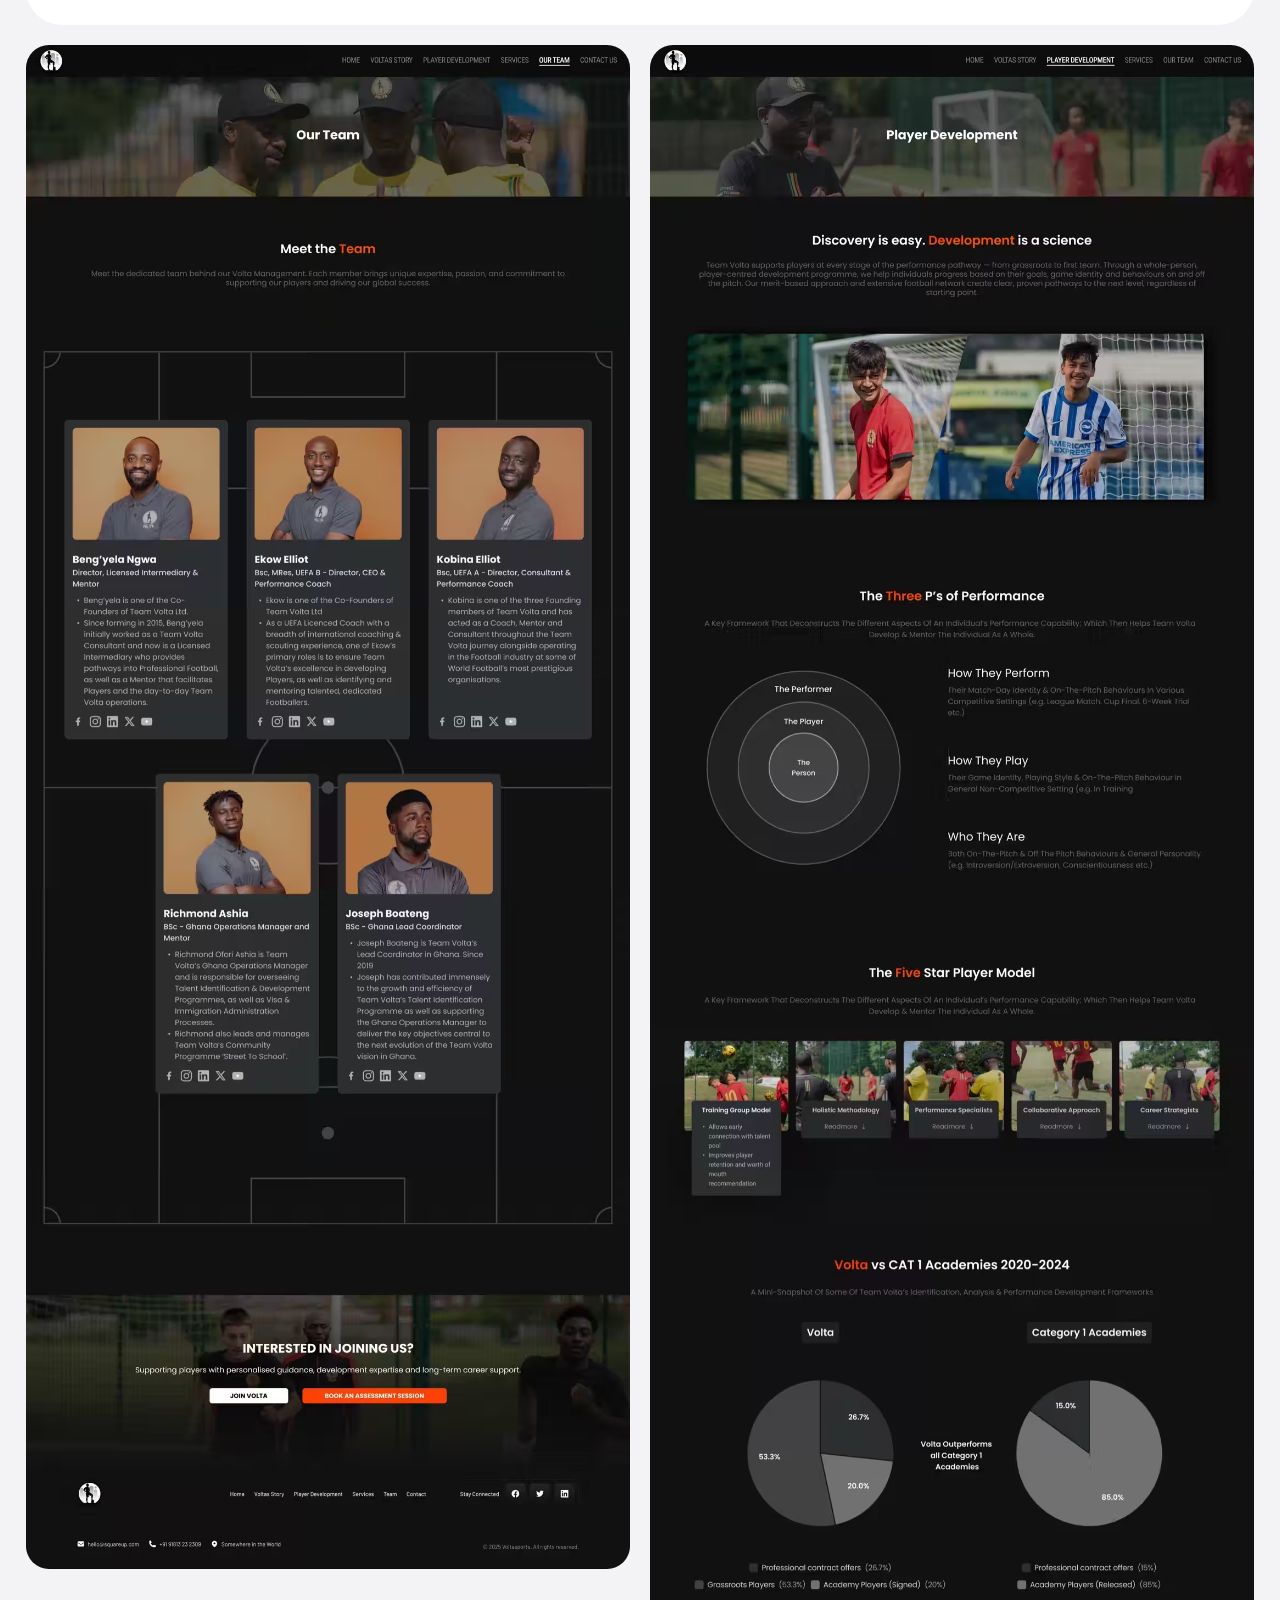
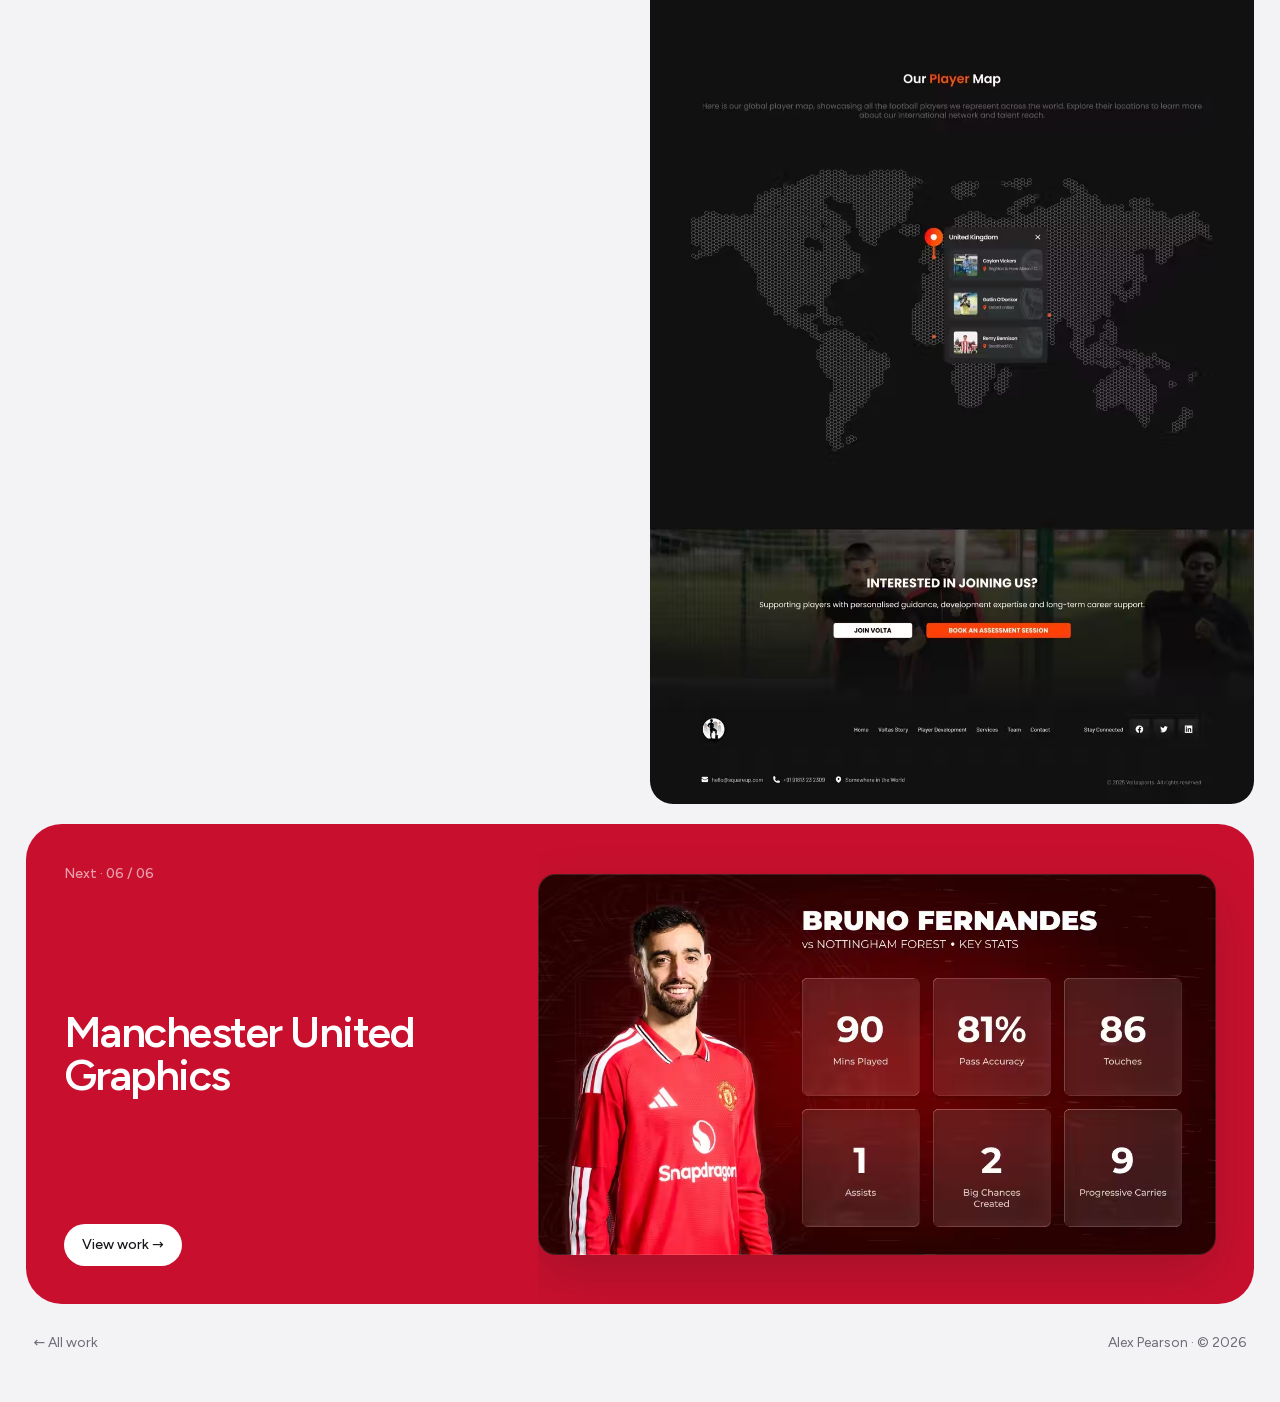
<file: volta-management.html>
<!DOCTYPE html>
<html lang="en">
<head>
  <meta charset="UTF-8" />
  <meta name="viewport" content="width=device-width, initial-scale=1.0" />
  <title>Volta Management — Alex Pearson</title>
  <meta name="description" content="Case study: a professional web presence for Volta, an elite football development agency." />
  <link rel="preload" href="fonts/figtree-latin.woff2" as="font" type="font/woff2" crossorigin />
  <link rel="stylesheet" href="styles.css?v=4" />
  <script type="speculationrules">
    {"prerender": [{"where": {"href_matches": "/*"}, "eagerness": "moderate"}]}
  </script>
</head>
<body>

  <!-- NAV -->
  <nav class="dock">
    <a class="me" href="index.html"><img src="Profile-avatar.jpg" width="26" height="26" alt="" />Alex Pearson</a>
    <a href="index.html#work">Work</a>
    <a href="index.html#about">About</a>
    <a class="go" href="index.html#about">Get in touch</a>
  </nav>

  <header class="hero case">
    <span class="label">05 / 06 · Case study</span>
    <h1>Volta Management</h1>
    <p>A website for Volta, a football development agency that helps players go from grassroots to professional level. This was a group project with a real client.</p>
    <div class="pills">
      <span class="pill"><span class="grey">Role</span> <b>UX / UI Designer</b></span>
      <span class="pill"><span class="grey">Type</span> <b>Client Project</b></span>
      <span class="pill"><span class="grey">Year</span> <b>2025</b></span>
      <span class="pill"><span class="grey">Tools</span> <b>Figma</b></span>
    </div>
  </header>

  <main class="wrap">

    <div class="card showcase-wide" style="--tint: var(--volta);">
      <picture><source srcset="Volta/Player%20Development%20card.avif" type="image/avif" /><img fetchpriority="high" src="Volta/Player%20Development%20card.jpg" width="1100" height="900" alt="Volta Management website, Player Development page" /></picture>
    </div>

    <!-- AT A GLANCE -->
    <section class="card glance" aria-label="Project summary">
      <div>
        <span class="label">Problem</span>
        <p>Volta didn't have a website, so parents and players couldn't see how its player development works.</p>
      </div>
      <div>
        <span class="label">What I did</span>
        <p>Spoke to a founder, the owners and players, then designed the Player Development and About Us pages as part of a team of three.</p>
      </div>
      <div>
        <span class="label">Result</span>
        <p>Testers understood the site straight away, and the client was really happy with it.</p>
      </div>
    </section>

    <!-- PROCESS -->
    <section class="card process" aria-label="Design process">
      <span class="label">Process</span>
      <ol style="--steps: 6;">
        <li><b>Research</b><span>A founder's presentation on Volta's models, plus talks with the owners and players.</span></li>
        <li><b>Define</b><span>Parents and players as the audience, with the development models at the centre.</span></li>
        <li><b>Wireframe</b><span>Sketched the main pages, then made detailed wireframes.</span></li>
        <li><b>Design</b><span>Visual design for my pages.</span></li>
        <li><b>Test</b><span>Checked people understood the site and could find their way around.</span></li>
        <li><b>Iterate</b><span>Made Player Development easier to find, then presented it to the client.</span></li>
      </ol>
    </section>

    <section class="card read">
      <div>
        <span class="label">Research</span>
        <h2>Talking to the people involved.</h2>
      </div>
      <div class="body">
        <p>Volta had never had a website, so there was nothing to review. Instead, we spoke to the people behind it.</p>
        <p>One of the founders gave us a presentation on how they develop players, the models they follow, and why they focus on long-term development over quick results. We also asked the owners and some players what they'd want to see on a website.</p>
        <div class="tiles three">
          <div><b>They follow set models</b><span>Volta has a few clear development models, so these became the core of the Player Development page.</span></div>
          <div><b>Long-term over short-term</b><span>The founder made it clear that Volta is about long-term development, not quick results.</span></div>
          <div><b>Parents and players are the audience</b><span>The site needed to show families what Volta stands for and how players develop there.</span></div>
        </div>
      </div>
    </section>

    <section class="card read">
      <div>
        <span class="label">My role</span>
        <h2>My role.</h2>
      </div>
      <div class="body">
        <p>I was part of a team of three. I was responsible for the Player Development page, the About Us page and the idea for the promo video.</p>
      </div>
    </section>

    <div class="decisions">
      <section class="card decision text-only" style="--tint: var(--volta);">
        <div class="decision-text">
          <span class="label">Decision 01 / 03</span>
          <h3>Make the models easy to understand</h3>
          <dl class="why">
            <div><dt>What I found</dt><dd>Volta's development is based on clear models, but parents and players had nowhere to learn about them.</dd></div>
            <div><dt>What I did</dt><dd>I put each model on its own card with a short summary and a “Read more” link, so families can get the overview quickly and read more about what interests them.</dd></div>
          </dl>
        </div>
      </section>

      <section class="card decision text-only" style="--tint: var(--mint);">
        <div class="decision-text">
          <span class="label">Decision 02 / 03</span>
          <h3>Tell a player's story</h3>
          <dl class="why">
            <div><dt>What I found</dt><dd>Volta cares most about a player's long-term journey.</dd></div>
            <div><dt>What I did</dt><dd>We suggested a homepage video that follows a player from grassroots football to signing a professional contract.</dd></div>
          </dl>
        </div>
      </section>

      <section class="card decision text-only" style="--tint: var(--sky);">
        <div class="decision-text">
          <span class="label">Decision 03 / 03</span>
          <h3>Show how far Volta reaches</h3>
          <dl class="why">
            <div><dt>What I found</dt><dd>There was no way to see how many places Volta had placed players.</dd></div>
            <div><dt>What I did</dt><dd>An interactive world map shows where Volta's players have gone, which says more than a block of text could.</dd></div>
          </dl>
        </div>
      </section>
    </div>

    <section class="card read">
      <div>
        <span class="label">Wireframes</span>
        <h2>From sketches to layouts.</h2>
      </div>
      <div class="body">
        <p>We sketched out the main pages and then built more detailed wireframes before starting the visual design.</p>
      </div>
    </section>

    <!-- WIREFRAME IMAGES -->
    <section class="frames" aria-label="Wireframes">
      <picture><source srcset="Volta/Screenshot%202026-06-19%20at%2021.18.44.avif" type="image/avif" /><img loading="lazy" decoding="async" src="Volta/Screenshot%202026-06-19%20at%2021.18.44.png" width="1100" height="952" alt="Low fidelity wireframes" /></picture>
      <picture><source srcset="Volta/Screenshot%202026-06-19%20at%2021.19.03.avif" type="image/avif" /><img loading="lazy" decoding="async" src="Volta/Screenshot%202026-06-19%20at%2021.19.03.png" width="1082" height="1444" alt="Medium fidelity wireframes" /></picture>
    </section>

    <section class="card read">
      <div>
        <span class="label">Testing</span>
        <h2>Testing.</h2>
      </div>
      <div class="body">
        <div class="tiles">
          <div><b>What we found</b><span>People understood what the site was for straight away and found the buttons clear. The Player Development page was harder to find than we expected.</span></div>
          <div><b>What we changed</b><span>We made the page easier to find in the navigation and moved some buttons to make it more visible.</span></div>
        </div>
      </div>
    </section>

    <section class="card read">
      <div>
        <span class="label">Outcome</span>
        <h2>Client feedback.</h2>
      </div>
      <div class="body">
        <p>Beng'yela at Volta said we really understood the brand, and especially liked the homepage video idea, the world map and the way we presented the player pathway.</p>
      </div>
    </section>

    <section class="card read">
      <div>
        <span class="label">Final design</span>
        <h2>Final pages.</h2>
      </div>
      <div class="body">
        <p>The Our Team and Player Development pages.</p>
      </div>
    </section>

    <!-- DESIGN SCREEN IMAGES -->
    <section class="frames" aria-label="Final design screens">
      <picture><source srcset="Volta/Our%20Team.avif" type="image/avif" /><img loading="lazy" decoding="async" src="Volta/Our%20Team.jpg" width="1100" height="2774" alt="Volta Management - Our Team page" /></picture>
      <picture><source srcset="Volta/Player%20Development.avif" type="image/avif" /><img loading="lazy" decoding="async" src="Volta/Player%20Development.jpg" width="1100" height="4295" alt="Volta Management - Player Development page" /></picture>
    </section>


    <!-- NEXT PROJECT -->
    <a class="card dark next" style="--tint: var(--united);" href="manchester-united.html">
      <div class="next-text">
        <span class="label">Next · 06 / 06</span>
        <h2>Manchester United Graphics</h2>
        <span class="more">View work →</span>
      </div>
      <div class="project-media fit"><picture><source srcset="Manchester%20united%20graphics/__Graphics%202026/Bruno%20Home%20Kit.avif" type="image/avif" /><img loading="lazy" decoding="async" src="Manchester%20united%20graphics/__Graphics%202026/Bruno%20Home%20Kit.jpg" width="1200" height="675" alt="Bruno Fernandes post-match stat graphic" /></picture></div>
    </a>

  </main>

  <footer>
    <a href="index.html#work">← All work</a>
    <span>Alex Pearson · © 2026</span>
  </footer>

</body>
</html>
</file>
<file: styles.css>
/* Figtree, self-hosted (one variable file covers weights 400–600) */
@font-face {
  font-family: 'Figtree';
  font-style: normal;
  font-weight: 400 600;
  font-display: swap;
  src: url(fonts/figtree-latin-ext.woff2) format('woff2');
  unicode-range: U+0100-02BA, U+02BD-02C5, U+02C7-02CC, U+02CE-02D7, U+02DD-02FF, U+0304, U+0308, U+0329, U+1D00-1DBF, U+1E00-1E9F, U+1EF2-1EFF, U+2020, U+20A0-20AB, U+20AD-20C4, U+2113, U+2C60-2C7F, U+A720-A7FF;
}
@font-face {
  font-family: 'Figtree';
  font-style: normal;
  font-weight: 400 600;
  font-display: swap;
  src: url(fonts/figtree-latin.woff2) format('woff2');
  unicode-range: U+0000-00FF, U+0131, U+0152-0153, U+02BB-02BC, U+02C6, U+02DA, U+02DC, U+0304, U+0308, U+0329, U+2000-206F, U+20AC, U+2122, U+2191, U+2193, U+2212, U+2215, U+FEFF, U+FFFD;
}

*, *::before, *::after {
  box-sizing: border-box;
  margin: 0;
  padding: 0;
}

:root {
  --bg: #F3F3F6;
  --ink: #15151A;
  --grey: #6D6D78;
  --card: #FFFFFF;
  --night: #16171A;
  --peach: #FFE3D3;
  --sky: #DCE7FF;
  --butter: #FFF0B8;
  --mint: #DFF3E4;
  --rose: #FFDCE5;
  /* Project colours, taken from each project's own interface */
  --football: #0E1410;
  --football-accent: #B6F23C;
  --hawkeye: #18181B;
  --hawkeye-accent: #F26522;
  --smartboot: #D6E4FF;
  --smartboot-accent: #2563EB;
  --aichef: #1E2A4A;
  --volta: #D7D7DC;
  --united: #C8102E;
  --cheers: #121212;
  --cheers-accent: #E8862E;
  --sans: 'Figtree', system-ui, -apple-system, 'Segoe UI', sans-serif;
  --pad: clamp(12px, 2vw, 28px);
  --in: clamp(20px, 3vw, 44px);
  --r: clamp(22px, 2.8vw, 40px);
}

html {
  scroll-behavior: smooth;
}

body {
  background: var(--bg);
  color: var(--ink);
  font-family: var(--sans);
  font-size: 16px;
  line-height: 1.55;
  -webkit-font-smoothing: antialiased;
  padding: 0 var(--pad) 48px;
}

a {
  color: inherit;
  text-decoration: none;
}

a:focus-visible,
button:focus-visible {
  outline: 2px solid var(--ink);
  outline-offset: 3px;
  border-radius: 6px;
}

img {
  display: block;
  max-width: 100%;
  height: auto;
}

/* <picture> only swaps the file format; the <img> inside takes part in layout */
picture {
  display: contents;
}

picture > source {
  display: none;
}

.grey {
  color: var(--grey);
}

.wrap {
  max-width: 1240px;
  margin: 0 auto;
  display: grid;
  gap: 20px;
}

.label {
  font-size: 14px;
  font-weight: 500;
  font-variant-numeric: tabular-nums;
  opacity: 0.6;
}

/* ── NAV ── */
.dock {
  position: sticky;
  top: 14px;
  z-index: 40;
  width: fit-content;
  max-width: 100%;
  margin: 14px auto 0;
  display: flex;
  align-items: center;
  gap: 4px;
  padding: 5px;
  border-radius: 100px;
  background: rgba(255, 255, 255, 0.86);
  backdrop-filter: blur(14px);
  box-shadow: 0 1px 2px rgba(21, 21, 26, 0.06), 0 8px 28px rgba(21, 21, 26, 0.08);
  font-size: 14px;
  font-weight: 500;
}

.dock a {
  padding: 8px 14px;
  border-radius: 100px;
  white-space: nowrap;
  transition: background 0.15s;
}

.dock a:hover {
  background: var(--bg);
}

.dock .me {
  display: flex;
  align-items: center;
  gap: 8px;
  padding-left: 6px;
}

.dock .me img {
  width: 26px;
  height: 26px;
  border-radius: 50%;
  object-fit: cover;
}

.dock .go {
  background: var(--ink);
  color: #FFF;
}

.dock .go:hover {
  background: #33333D;
}

/* ── HERO ── */
.hero {
  max-width: 880px;
  margin: 0 auto;
  padding: clamp(64px, 10vw, 140px) 0 clamp(56px, 8vw, 110px);
  text-align: center;
}

.hero.case {
  padding: clamp(56px, 8vw, 110px) 0 clamp(40px, 5vw, 72px);
}

.hero h1 {
  font-weight: 600;
  font-size: clamp(36px, 6vw, 84px);
  line-height: 1;
  letter-spacing: -0.04em;
  text-wrap: balance;
}

.hero .label + h1 {
  margin-top: 16px;
}

.hero p {
  margin: 22px auto 0;
  max-width: 52ch;
  font-size: clamp(16px, 1.4vw, 19px);
  color: var(--grey);
}

.pills {
  display: flex;
  flex-wrap: wrap;
  gap: 8px;
}

.hero .pills {
  justify-content: center;
  margin-top: 26px;
}

.pill {
  font-size: 14px;
  padding: 8px 14px;
  border-radius: 100px;
  background: var(--card);
}

.pill b {
  font-weight: 500;
}

.read .pill {
  background: var(--bg);
  font-weight: 500;
}

/* ── CARDS ── */
.card {
  border-radius: var(--r);
  background: var(--tint, var(--card));
  overflow: hidden;
}

.card.dark {
  color: #FFF;
}

.more {
  align-self: flex-start;
  font-size: 14px;
  font-weight: 500;
  padding: 10px 18px;
  border-radius: 100px;
  background: var(--accent, var(--ink));
  color: var(--on-accent, #FFF);
  transition: transform 0.2s;
}

.card.dark .more {
  background: var(--accent, #FFF);
  color: var(--on-accent, var(--ink));
}

a.card:hover .more {
  transform: translateX(4px);
}

/* Cards that pile on top of each other as the page scrolls */
.project,
.phase {
  position: sticky;
  top: calc(76px + var(--i) * 12px);
  box-shadow: 0 -10px 30px rgba(21, 21, 26, 0.06);
}

/* ── HOMEPAGE PROJECTS ── */
.project {
  display: grid;
  grid-template-columns: minmax(0, 5fr) minmax(0, 7fr);
  height: clamp(380px, 46vw, 560px);
}

.project-text {
  padding: var(--in);
  display: flex;
  flex-direction: column;
  justify-content: space-between;
  gap: 32px;
}

.project h2 {
  font-weight: 600;
  font-size: clamp(28px, 3.4vw, 50px);
  line-height: 1;
  letter-spacing: -0.035em;
  max-width: 9em;
}

.project h2 + p {
  margin-top: 14px;
  max-width: 32ch;
  opacity: 0.75;
}

.project-media {
  min-height: 0;
  overflow: hidden;
  padding: var(--in) var(--in) 0 0;
  display: flex;
}

.project-media > picture > img {
  width: 100%;
  height: 100%;
  object-fit: cover;
  object-position: top left;
  border-radius: clamp(10px, 1.4vw, 18px) clamp(10px, 1.4vw, 18px) 0 0;
  box-shadow: 0 20px 50px rgba(21, 21, 26, 0.18);
}

/* Landscape work shown whole, not cropped */
.project-media.fit {
  padding: var(--in) var(--in) var(--in) 0;
  align-items: center;
}

.project-media.fit > picture > img {
  height: auto;
  max-height: 100%;
  object-fit: contain;
  border-radius: clamp(10px, 1.4vw, 18px);
}

/* The basketball exports carry a white strip along the bottom edge; trim it */
.trim img,
.project-media.trim > picture > img {
  aspect-ratio: 1200 / 640;
  object-fit: cover;
  object-position: top;
}

.card.dark .project-media.fit > picture > img,
.card.dark.showcase-wide.fit img {
  outline: 1px solid rgba(255, 255, 255, 0.12);
  outline-offset: -1px;
}

.phones {
  display: flex;
  justify-content: center;
  align-items: flex-start;
  gap: 5%;
  width: 100%;
  padding: 0 6%;
}

.phones img {
  flex: 1 1 0;
  min-width: 0;
  max-width: 240px;
  border-radius: clamp(10px, 1.6vw, 24px);
  box-shadow: 0 20px 50px rgba(21, 21, 26, 0.22);
}

.phones picture:nth-child(2) img {
  margin-top: 8%;
}

/* ── ABOUT ── */
.about {
  display: grid;
  grid-template-columns: minmax(0, 4fr) minmax(0, 8fr);
  height: auto;
  min-height: clamp(380px, 46vw, 560px);
}

.about > picture > img {
  width: 100%;
  height: 100%;
  min-height: 0;
  object-fit: cover;
}

.about .big {
  font-weight: 500;
  font-size: clamp(20px, 2.3vw, 34px);
  line-height: 1.15;
  letter-spacing: -0.025em;
  max-width: 24em;
}

.email {
  font-weight: 600;
  font-size: clamp(22px, 3.4vw, 50px);
  letter-spacing: -0.035em;
  line-height: 1.1;
  overflow-wrap: anywhere;
}

.links {
  display: flex;
  flex-wrap: wrap;
  gap: 8px;
  margin-top: 16px;
}

.links a,
.links button {
  font: inherit;
  font-size: 14px;
  font-weight: 500;
  color: inherit;
  background: none;
  padding: 9px 16px;
  border-radius: 100px;
  border: 1px solid rgba(255, 255, 255, 0.3);
  cursor: pointer;
  transition: background 0.15s, color 0.15s;
}

.links a:hover,
.links button:hover {
  background: #FFF;
  color: var(--ink);
}

/* ── CASE STUDY: SHOWCASE ── */
.showcase {
  display: flex;
  justify-content: center;
  align-items: flex-start;
  gap: 3%;
  aspect-ratio: 2 / 1;
  padding: 6% 7% 0;
}

.showcase img {
  flex: 1 1 0;
  min-width: 0;
  max-width: 250px;
  border-radius: clamp(10px, 1.6vw, 26px);
  box-shadow: 0 24px 60px rgba(21, 21, 26, 0.28);
}

.showcase.dark img {
  border: 1px solid rgba(255, 255, 255, 0.12);
}

.showcase picture:nth-child(even) img {
  margin-top: 6%;
}

.showcase-wide {
  aspect-ratio: 2 / 1;
  padding: var(--in) var(--in) 0;
}

.showcase-wide img {
  width: 100%;
  height: 100%;
  object-fit: cover;
  object-position: top;
  border-radius: clamp(10px, 1.4vw, 18px) clamp(10px, 1.4vw, 18px) 0 0;
  box-shadow: 0 24px 60px rgba(21, 21, 26, 0.22);
}

.showcase-wide.fit {
  aspect-ratio: auto;
  padding: var(--in);
}

.showcase-wide.fit img {
  height: auto;
  border-radius: clamp(10px, 1.4vw, 18px);
}

/* ── CASE STUDY: RESULTS ── */
.results {
  display: grid;
  grid-template-columns: repeat(auto-fit, minmax(220px, 1fr));
  gap: 20px;
}

.result {
  padding: clamp(18px, 2.2vw, 30px);
  display: flex;
  flex-direction: column;
  justify-content: space-between;
  gap: 28px;
  min-height: 200px;
}

.result b {
  font-weight: 600;
  font-size: clamp(40px, 5vw, 72px);
  line-height: 0.9;
  letter-spacing: -0.04em;
  font-variant-numeric: tabular-nums;
}

.result b.word {
  font-size: clamp(28px, 3.2vw, 46px);
  line-height: 1;
}

.result b small {
  font-size: 0.4em;
  font-weight: 500;
  letter-spacing: -0.01em;
  opacity: 0.55;
}

.result p {
  font-size: 14px;
  line-height: 1.4;
  max-width: 30ch;
}

/* ── CASE STUDY: READING SECTIONS ── */
.read {
  display: grid;
  grid-template-columns: minmax(0, 5fr) minmax(0, 7fr);
  gap: 24px clamp(24px, 4vw, 64px);
  padding: var(--in);
}

.read h2 {
  margin-top: 12px;
  font-weight: 600;
  font-size: clamp(26px, 3.1vw, 44px);
  line-height: 1.02;
  letter-spacing: -0.035em;
  max-width: 12em;
  text-wrap: balance;
}

.read .body {
  display: grid;
  gap: 14px;
  align-content: start;
}

.read .body p {
  max-width: 60ch;
}

ul.list {
  list-style: none;
  display: grid;
  gap: 6px;
}

ul.list li {
  position: relative;
  padding-left: 20px;
  max-width: 56ch;
}

ul.list li::before {
  content: '';
  position: absolute;
  left: 0;
  top: 0.62em;
  width: 8px;
  height: 8px;
  border-radius: 50%;
  background: currentColor;
  opacity: 0.25;
}

.cols {
  display: grid;
  grid-template-columns: repeat(2, minmax(0, 1fr));
  gap: 20px 28px;
  align-content: start;
}

.cols h4 {
  font-size: 14px;
  font-weight: 500;
  opacity: 0.6;
  margin-bottom: 10px;
}

.tiles {
  display: grid;
  grid-template-columns: repeat(2, minmax(0, 1fr));
  gap: 10px;
  margin-top: 8px;
}

.tiles.three {
  grid-template-columns: repeat(3, minmax(0, 1fr));
}

.tiles div {
  background: var(--bg);
  border-radius: 18px;
  padding: 16px;
}

.tiles b {
  display: block;
  font-weight: 600;
  line-height: 1.25;
  margin-bottom: 6px;
}

.tiles span {
  display: block;
  font-size: 14px;
  line-height: 1.45;
  color: var(--grey);
}

/* ── CASE STUDY: STACKED PHASES ── */
.phases {
  display: grid;
  gap: 20px;
}

.phase {
  display: grid;
  grid-template-columns: minmax(0, 5fr) minmax(0, 7fr);
  gap: 24px clamp(24px, 4vw, 64px);
  padding: var(--in);
  min-height: 360px;
}

.phase h3 {
  margin-top: 12px;
  font-weight: 600;
  font-size: clamp(32px, 4.4vw, 64px);
  line-height: 0.95;
  letter-spacing: -0.04em;
}

.phase h3.long {
  font-size: clamp(28px, 3.4vw, 48px);
  line-height: 1;
}

.phase h3 + p {
  margin-top: 14px;
  max-width: 30ch;
  opacity: 0.75;
}

.phase ul.list li {
  font-size: 15px;
  line-height: 1.4;
}

/* ── CASE STUDY: MEDIA ── */
.frames {
  display: grid;
  grid-template-columns: repeat(2, minmax(0, 1fr));
  gap: 20px;
  align-items: start;
}

.frames img {
  width: 100%;
  border-radius: clamp(14px, 1.8vw, 24px);
  background: var(--card);
}

.frames.one {
  grid-template-columns: minmax(0, 1fr);
}

.frames.narrow {
  grid-template-columns: minmax(0, 720px);
  justify-content: center;
}

.screens {
  display: grid;
  grid-template-columns: repeat(var(--cols, 5), minmax(0, 1fr));
  gap: clamp(10px, 1.8vw, 26px);
  padding: var(--in);
}

.screens img {
  width: 100%;
  border-radius: clamp(8px, 1.3vw, 20px);
  box-shadow: 0 12px 30px rgba(21, 21, 26, 0.14);
}

.card.dark .screens img {
  border: 1px solid rgba(255, 255, 255, 0.12);
  box-shadow: none;
}

.caption {
  padding: var(--in) var(--in) 0;
}

/* ── CASE STUDY: NEXT ── */
.next {
  display: grid;
  grid-template-columns: minmax(0, 5fr) minmax(0, 7fr);
  height: clamp(340px, 40vw, 480px);
}

.next-text {
  padding: var(--in);
  display: flex;
  flex-direction: column;
  justify-content: space-between;
  gap: 32px;
}

.next h2 {
  font-weight: 600;
  font-size: clamp(28px, 3.4vw, 50px);
  line-height: 1;
  letter-spacing: -0.035em;
  max-width: 9em;
}

/* ── FOOTER ── */
footer {
  max-width: 1240px;
  margin: 0 auto;
  display: flex;
  flex-wrap: wrap;
  justify-content: space-between;
  gap: 8px 24px;
  padding: 28px 8px 0;
  font-size: 14px;
  color: var(--grey);
}

footer a:hover {
  color: var(--ink);
}

/* ── RESPONSIVE ── */
@media (max-width: 820px) {
  .project,
  .phase {
    position: static;
  }

  .project,
  .about,
  .read,
  .phase,
  .next {
    grid-template-columns: minmax(0, 1fr);
    height: auto;
  }

  .project-media {
    padding: 0 20px;
  }

  .project-media > picture > img,
  .project-media .phones {
    height: 300px;
  }

  .project-media.fit {
    padding: 0 20px 20px;
  }

  .project-media.fit > picture > img {
    height: auto;
  }

  .phones {
    overflow: hidden;
  }

  .about > picture > img {
    aspect-ratio: 4 / 3;
  }

  .dock a:not(.me):not(.go) {
    display: none;
  }

  .results {
    grid-template-columns: repeat(2, minmax(0, 1fr));
    gap: 12px;
  }

  .result {
    min-height: 160px;
  }

  .tiles,
  .tiles.three,
  .cols {
    grid-template-columns: minmax(0, 1fr);
  }

  .showcase,
  .showcase-wide {
    aspect-ratio: 4 / 3;
  }

  .showcase-wide.fit {
    aspect-ratio: auto;
  }

  .showcase picture:nth-child(n + 4) {
    display: none;
  }

  .frames {
    grid-template-columns: minmax(0, 1fr);
    gap: 12px;
  }

  .screens {
    grid-template-columns: repeat(3, minmax(0, 1fr));
  }

  .next .project-media:not(.fit) {
    height: 260px;
  }
}

@media (prefers-reduced-motion: reduce) {
  html {
    scroll-behavior: auto;
  }

  * {
    transition: none !important;
  }

  .project,
  .phase {
    position: static;
  }
}

/* ── CASE STUDY: UX STORY ── */
.glance {
  display: grid;
  grid-template-columns: repeat(3, minmax(0, 1fr));
  gap: 24px clamp(24px, 4vw, 56px);
  padding: var(--in);
}

.glance p {
  margin-top: 10px;
  font-size: clamp(17px, 1.5vw, 20px);
  line-height: 1.4;
  letter-spacing: -0.01em;
  max-width: 32ch;
}

.glance b {
  font-weight: 600;
}

.read i {
  font-style: italic;
}

.tiles.insight span::before {
  content: '→ ';
}

.decisions {
  display: grid;
  gap: 20px;
}

.decision {
  display: grid;
  grid-template-columns: minmax(0, 7fr) minmax(0, 5fr);
  min-height: 420px;
}

.decision-text {
  padding: var(--in);
  display: grid;
  gap: 16px;
  align-content: start;
}

.decision h3 {
  font-weight: 600;
  font-size: clamp(24px, 2.6vw, 38px);
  line-height: 1.05;
  letter-spacing: -0.03em;
  max-width: 16em;
  text-wrap: balance;
}

.why {
  display: grid;
  gap: 14px;
  margin-top: 4px;
}

.why div {
  background: rgba(255, 255, 255, 0.55);
  border-radius: 18px;
  padding: 16px;
}

.why dt {
  font-size: 14px;
  font-weight: 500;
  opacity: 0.6;
  margin-bottom: 4px;
}

.why dd {
  max-width: 56ch;
}

.decision-media {
  min-height: 0;
  overflow: hidden;
  display: flex;
  justify-content: center;
  align-items: flex-start;
  padding: var(--in) var(--in) 0 0;
  max-height: 520px;
}

.decision-media img {
  width: min(260px, 100%);
  border-radius: clamp(14px, 1.8vw, 26px);
  box-shadow: 0 20px 50px rgba(21, 21, 26, 0.22);
}

@media (max-width: 820px) {
  .glance,
  .decision {
    grid-template-columns: minmax(0, 1fr);
  }

  .decision-media {
    padding: 0 20px;
    max-height: 340px;
  }
}

.decision.text-only {
  grid-template-columns: minmax(0, 1fr);
  min-height: 0;
}

.decision.text-only .why {
  grid-template-columns: repeat(2, minmax(0, 1fr));
}

@media (max-width: 820px) {
  .decision.text-only .why {
    grid-template-columns: minmax(0, 1fr);
  }
}

.explainers .caption p {
  margin-top: 10px;
  max-width: 60ch;
  opacity: 0.75;
}

.explainers .screens {
  max-width: 900px;
  margin: 0 auto;
}

/* ── CASE STUDY: PROCESS AND ITERATION ── */
.process {
  display: grid;
  gap: 18px;
  padding: var(--in);
}

.process ol {
  list-style: none;
  display: grid;
  grid-template-columns: repeat(var(--steps, 5), minmax(0, 1fr));
  gap: 10px;
  counter-reset: step;
}

.process li {
  background: var(--bg);
  border-radius: 18px;
  padding: 16px;
}

.process li::before {
  counter-increment: step;
  content: counter(step, decimal-leading-zero);
  display: block;
  margin-bottom: 14px;
  font-size: 13px;
  color: var(--grey);
}

.process li.upcoming {
  background: none;
  box-shadow: inset 0 0 0 1.5px rgba(21, 21, 26, 0.16);
}

.process li.upcoming::before {
  content: 'Next';
}

.process b {
  display: block;
  font-weight: 600;
  line-height: 1.25;
  margin-bottom: 6px;
}

.process li span {
  display: block;
  font-size: 14px;
  line-height: 1.45;
  color: var(--grey);
}

.loops {
  display: grid;
  gap: 10px;
}

.loop {
  background: var(--bg);
  border-radius: 18px;
  padding: 18px;
}

.loop > b {
  display: block;
  font-weight: 600;
  margin-bottom: 12px;
}

.loop dl {
  display: grid;
  gap: 10px;
}

.loop dl div {
  display: grid;
  grid-template-columns: 110px minmax(0, 1fr);
  gap: 14px;
}

.loop dt {
  font-size: 14px;
  color: var(--grey);
}

.loop dd {
  font-size: 15px;
  line-height: 1.45;
}

@media (max-width: 1100px) {
  .process ol {
    grid-template-columns: repeat(3, minmax(0, 1fr));
  }
}

@media (max-width: 820px) {
  .process ol {
    grid-template-columns: minmax(0, 1fr);
  }

  .process li::before {
    margin-bottom: 8px;
  }

  .loop dl div {
    grid-template-columns: minmax(0, 1fr);
    gap: 2px;
  }
}

/* A logo shown on its own, centred, instead of a screenshot */
.project-media.logo {
  padding: var(--in);
  align-items: center;
  justify-content: center;
}

.project-media.logo > picture > img,
.project-media.logo > img {
  width: min(62%, 410px);
  margin: auto;
  height: auto;
  border-radius: 0;
  box-shadow: none;
  outline: none;
}
</file>
